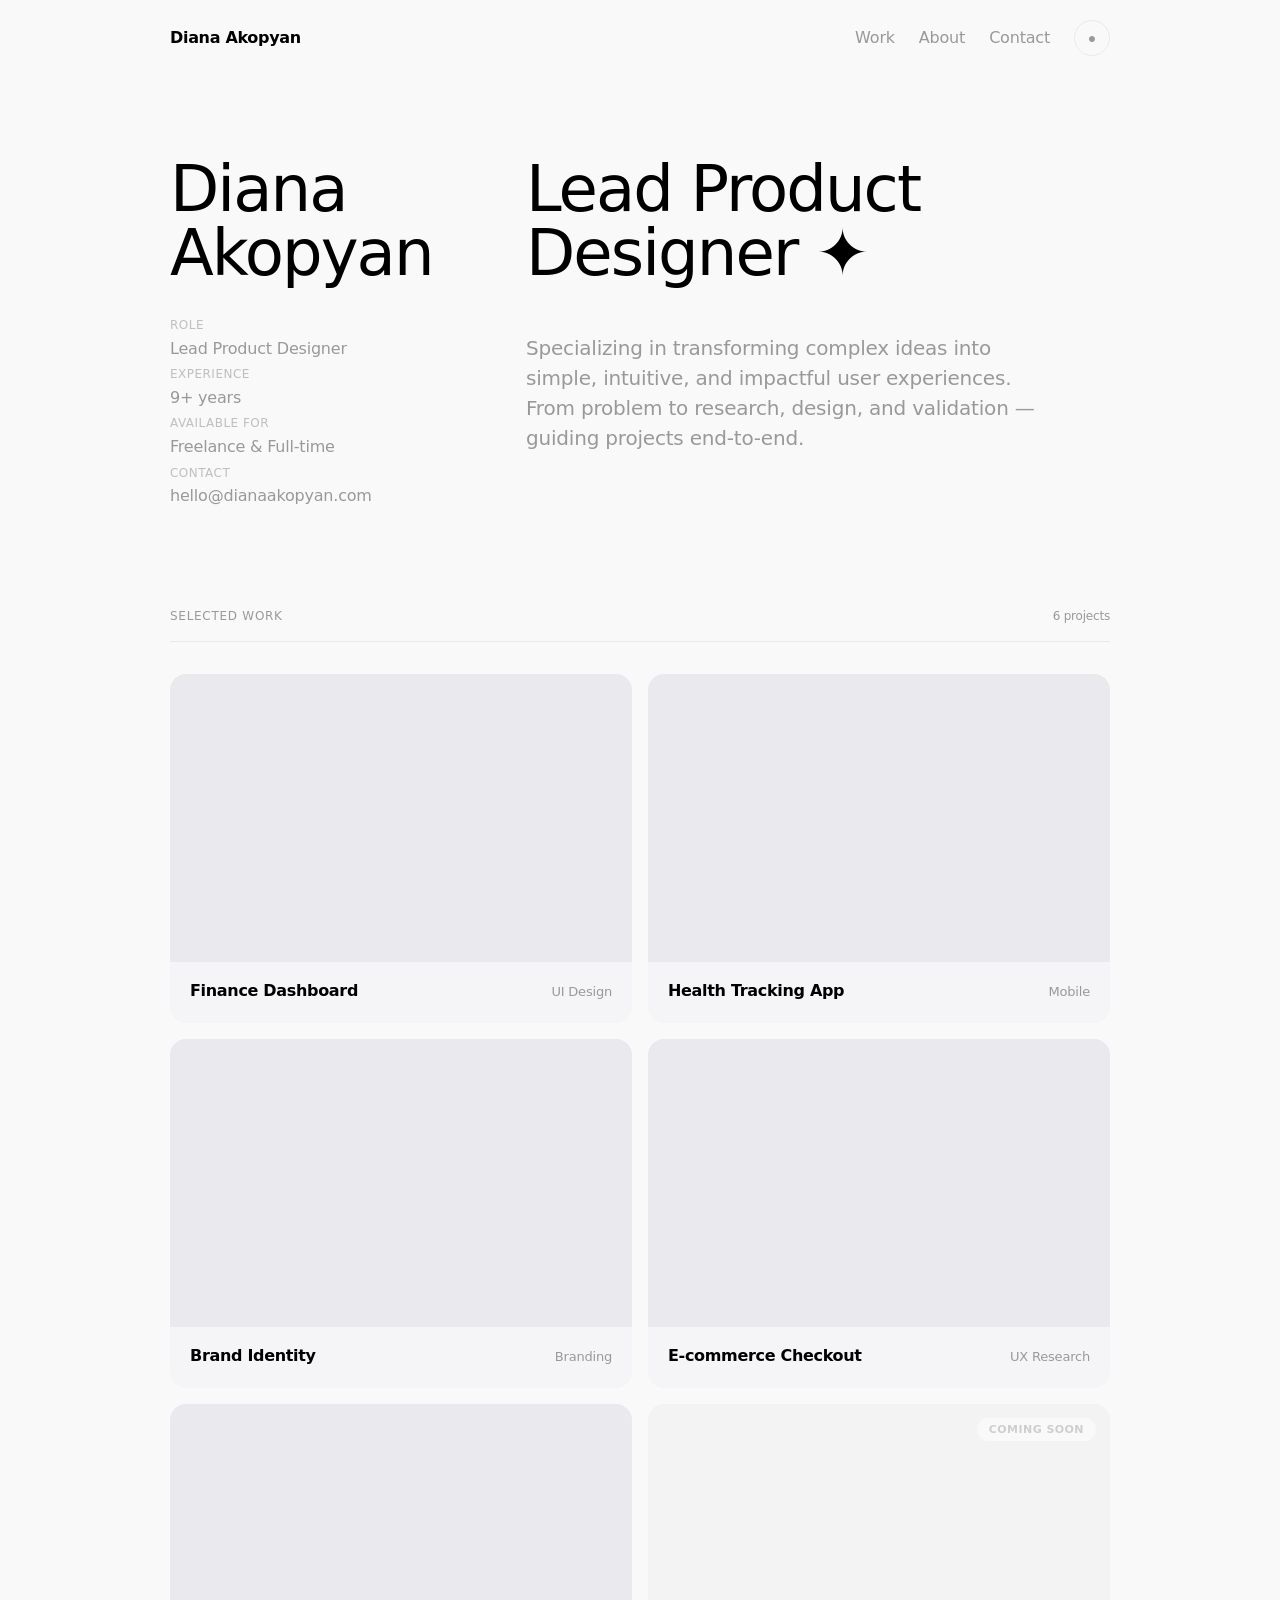
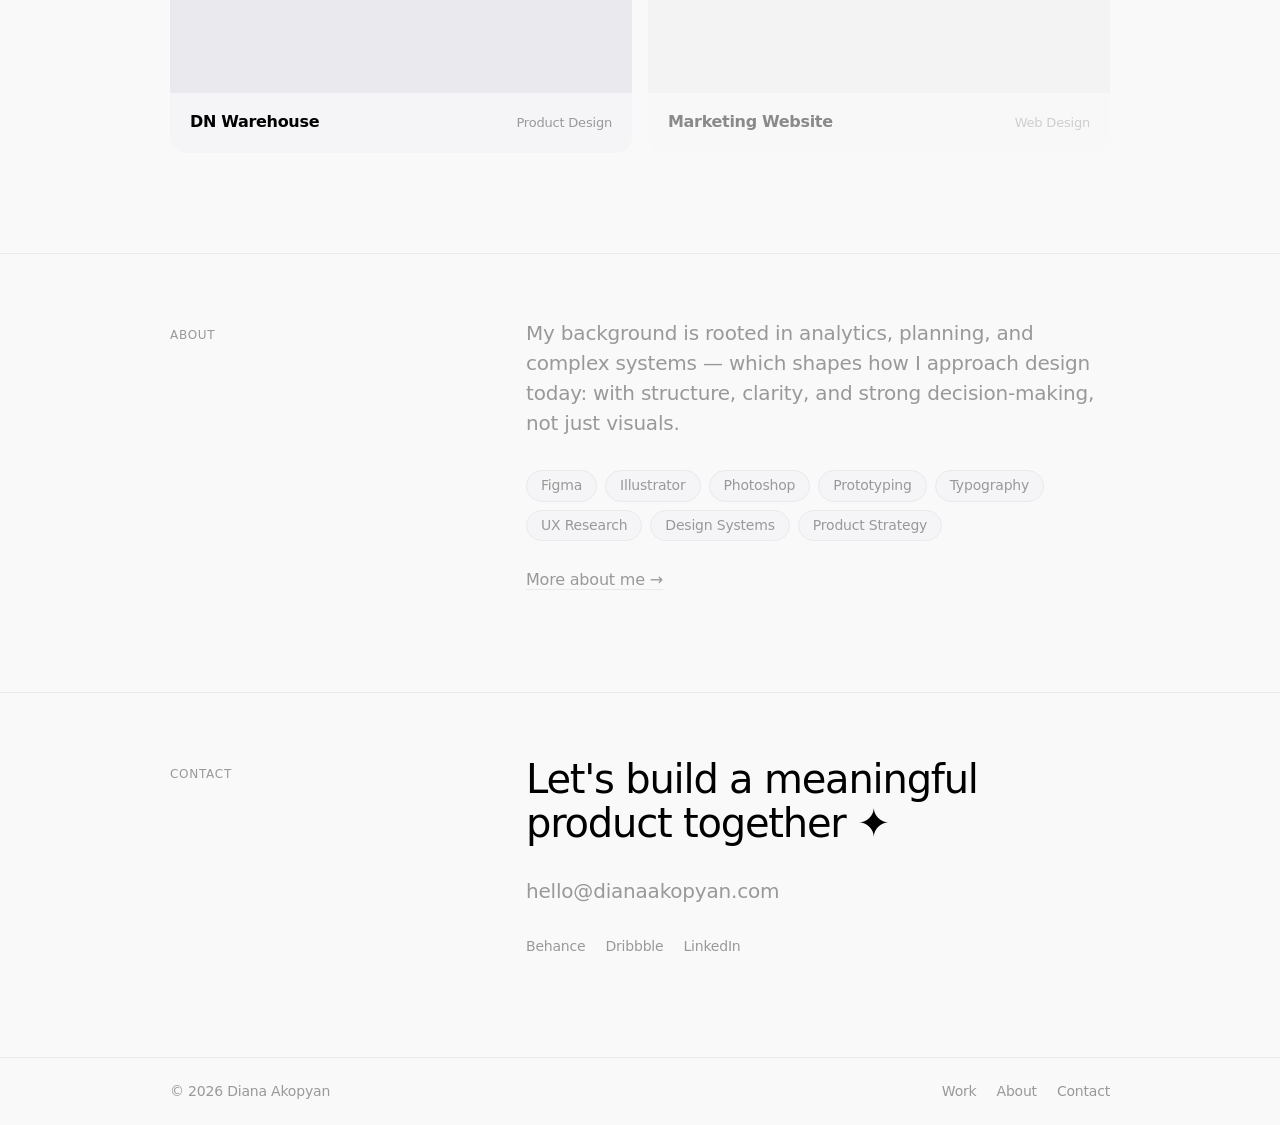
<file: index.html>
<!DOCTYPE html>
<html lang="en" data-theme="light">
<head>
  <meta charset="UTF-8" />
  <meta name="viewport" content="width=device-width, initial-scale=1.0" />
  <title>Diana Akopyan — Lead Product Designer</title>
  <link rel="stylesheet" href="css/styles.css" />
</head>
<body>

  <!-- HEADER -->
  <header class="header" id="header">
    <div class="wrap header__inner">
      <a href="#" class="header__logo">Diana Akopyan</a>
      <nav class="header__nav">
        <a href="#work" class="header__link">Work</a>
        <a href="about.html" class="header__link">About</a>
        <a href="#contact" class="header__link">Contact</a>
        <button class="theme-toggle" id="themeToggle" aria-label="Toggle theme">●</button>
      </nav>
      <button class="header__menu-btn" id="menuBtn" aria-label="Menu">
        <span></span><span></span>
      </button>
    </div>
  </header>

  <!-- MOBILE MENU -->
  <div class="mobile-menu" id="mobileMenu">
    <button class="mobile-menu__close" id="menuClose" aria-label="Close">✕</button>
    <nav class="mobile-menu__nav">
      <a href="#work" class="mobile-menu__link">Work</a>
      <a href="about.html" class="mobile-menu__link">About</a>
      <a href="#contact" class="mobile-menu__link">Contact</a>
    </nav>
  </div>

  <main>

    <!-- HERO -->
    <section class="hero" id="hero">
      <div class="wrap">
        <div class="intro-grid">
          <div class="intro-grid__left">
            <h1 class="intro-grid__name">Diana<br />Akopyan</h1>
            <div class="intro-grid__meta">
              <div class="intro-grid__meta-item">
                <span class="intro-grid__meta-label">Role</span>
                Lead Product Designer
              </div>
              <div class="intro-grid__meta-item">
                <span class="intro-grid__meta-label">Experience</span>
                9+ years
              </div>
              <div class="intro-grid__meta-item">
                <span class="intro-grid__meta-label">Available for</span>
                Freelance & Full-time
              </div>
              <div class="intro-grid__meta-item">
                <span class="intro-grid__meta-label">Contact</span>
                <a href="mailto:hello@dianaakopyan.com">hello@dianaakopyan.com</a>
              </div>
            </div>
          </div>
          <div class="intro-grid__right">
            <p class="intro-grid__role">Lead Product<br />Designer ✦</p>
            <p class="intro-grid__bio">
              Specializing in transforming complex ideas into simple, intuitive, and impactful user experiences. From problem to research, design, and validation — guiding projects end-to-end.
            </p>
          </div>
        </div>
      </div>
    </section>

    <!-- WORK -->
    <section class="work" id="work">
      <div class="wrap">
        <div class="work__header">
          <span class="work__title">Selected Work</span>
          <span class="work__count">6 projects</span>
        </div>
        <div class="work__grid">

          <a href="cases/finance-dashboard.html" class="work__card">
            <div class="work__card-image"></div>
            <div class="work__card-body">
              <span class="work__card-name">Finance Dashboard</span>
              <span class="work__card-tag">UI Design</span>
            </div>
          </a>

          <a href="cases/health-app.html" class="work__card">
            <div class="work__card-image"></div>
            <div class="work__card-body">
              <span class="work__card-name">Health Tracking App</span>
              <span class="work__card-tag">Mobile</span>
            </div>
          </a>

          <a href="cases/brand-identity.html" class="work__card">
            <div class="work__card-image"></div>
            <div class="work__card-body">
              <span class="work__card-name">Brand Identity</span>
              <span class="work__card-tag">Branding</span>
            </div>
          </a>

          <a href="cases/ecommerce.html" class="work__card">
            <div class="work__card-image"></div>
            <div class="work__card-body">
              <span class="work__card-name">E-commerce Checkout</span>
              <span class="work__card-tag">UX Research</span>
            </div>
          </a>

          <a href="cases/dn-warehouse.html" class="work__card">
            <div class="work__card-image"></div>
            <div class="work__card-body">
              <span class="work__card-name">DN Warehouse</span>
              <span class="work__card-tag">Product Design</span>
            </div>
          </a>

          <div class="work__card work__card--soon">
            <div class="work__card-image">
              <span class="work__card-soon-badge">Coming soon</span>
            </div>
            <div class="work__card-body">
              <span class="work__card-name">Marketing Website</span>
              <span class="work__card-tag">Web Design</span>
            </div>
          </div>

        </div>
      </div>
    </section>

    <!-- ABOUT (teaser) -->
    <section class="about" id="about">
      <div class="wrap">
        <div class="about__grid">
          <div>
            <span class="about__label">About</span>
          </div>
          <div class="about__content">
            <p class="about__text">
              My background is rooted in analytics, planning, and complex systems — which shapes how I approach design today: with structure, clarity, and strong decision-making, not just visuals.
            </p>
            <div class="about__skills">
              <span class="skill-tag">Figma</span>
              <span class="skill-tag">Illustrator</span>
              <span class="skill-tag">Photoshop</span>
              <span class="skill-tag">Prototyping</span>
              <span class="skill-tag">Typography</span>
              <span class="skill-tag">UX Research</span>
              <span class="skill-tag">Design Systems</span>
              <span class="skill-tag">Product Strategy</span>
            </div>
            <a href="about.html" class="about__more">More about me →</a>
          </div>
        </div>
      </div>
    </section>

    <!-- CONTACT -->
    <section class="contact" id="contact">
      <div class="wrap">
        <div class="contact__grid">
          <div>
            <span class="contact__label">Contact</span>
          </div>
          <div class="contact__content">
            <p class="contact__headline">Let's build a meaningful<br />product together ✦</p>
            <a href="mailto:hello@dianaakopyan.com" class="contact__email">hello@dianaakopyan.com</a>
            <div class="contact__socials">
              <a href="#" class="contact__social-link">Behance</a>
              <a href="#" class="contact__social-link">Dribbble</a>
              <a href="#" class="contact__social-link">LinkedIn</a>
            </div>
          </div>
        </div>
      </div>
    </section>

  </main>

  <!-- FOOTER -->
  <footer class="footer">
    <div class="wrap footer__inner">
      <span class="footer__copy">© 2026 Diana Akopyan</span>
      <nav class="footer__nav">
        <a href="#work" class="footer__link">Work</a>
        <a href="about.html" class="footer__link">About</a>
        <a href="#contact" class="footer__link">Contact</a>
      </nav>
    </div>
  </footer>

  <script src="js/script.js"></script>
</body>
</html>
</file>
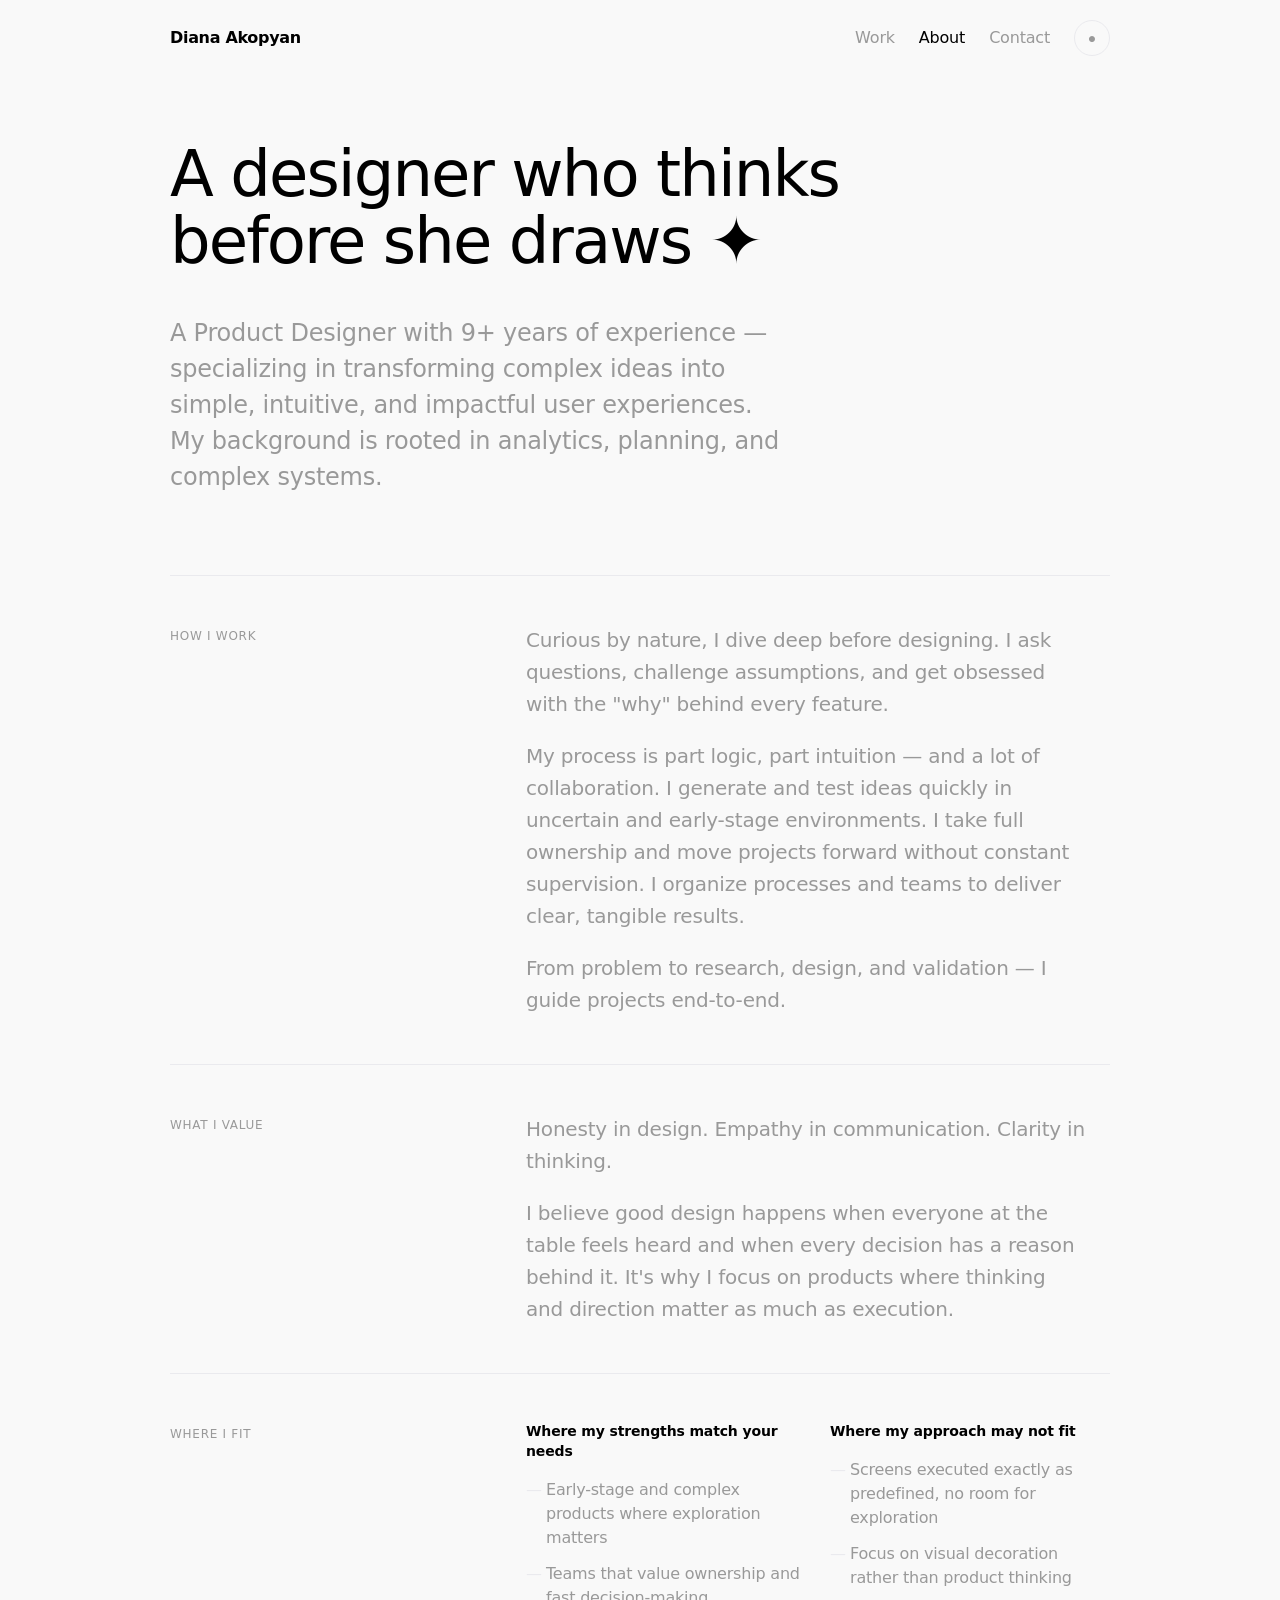
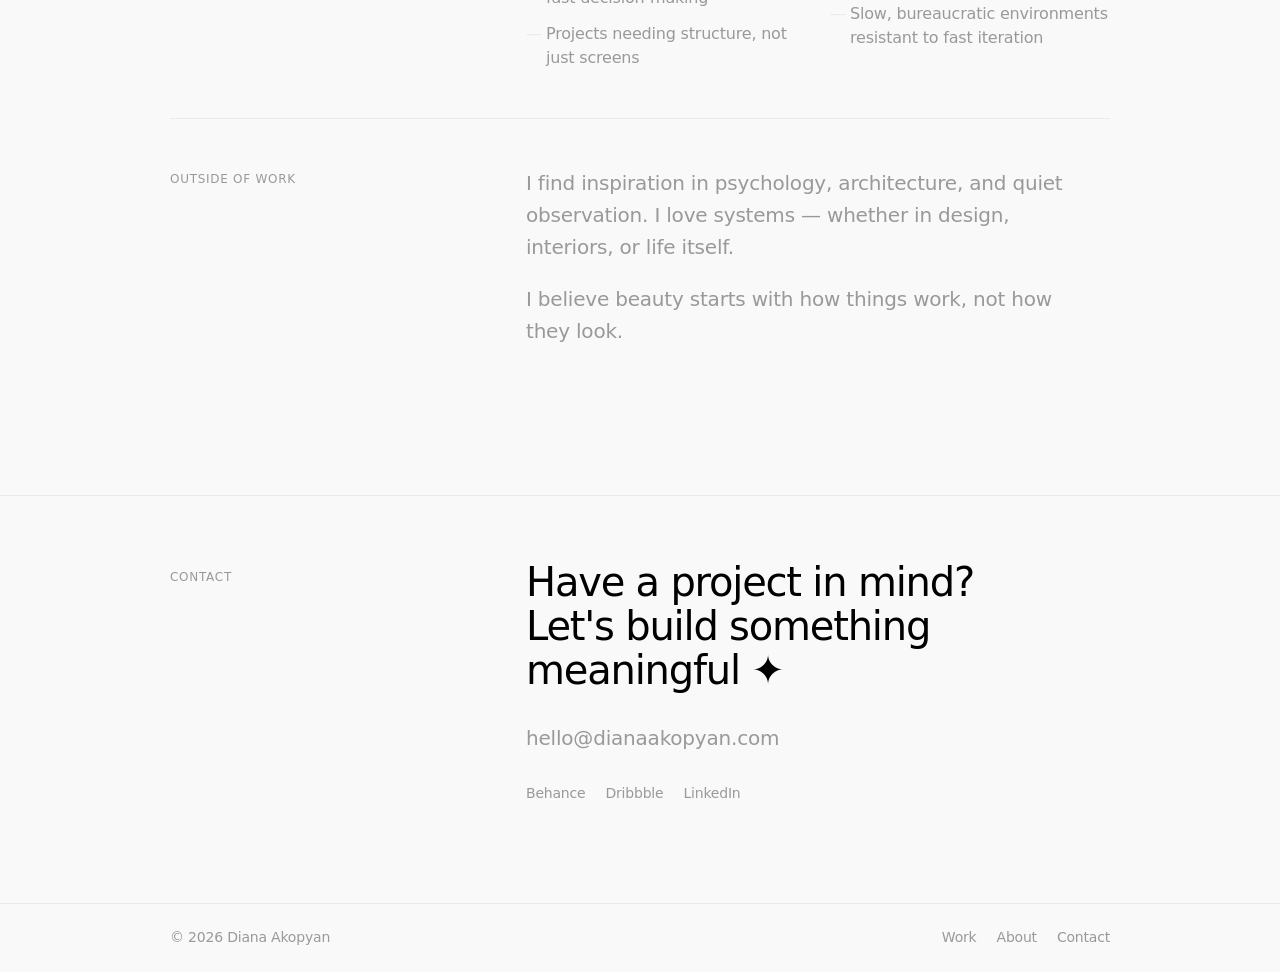
<file: about.html>
<!DOCTYPE html>
<html lang="en" data-theme="light">
<head>
  <meta charset="UTF-8" />
  <meta name="viewport" content="width=device-width, initial-scale=1.0" />
  <title>About — Diana Akopyan</title>
  <link rel="stylesheet" href="css/styles.css" />
</head>
<body>

  <header class="header" id="header">
    <div class="wrap header__inner">
      <a href="index.html" class="header__logo">Diana Akopyan</a>
      <nav class="header__nav">
        <a href="index.html#work" class="header__link">Work</a>
        <a href="about.html" class="header__link" style="color: var(--text);">About</a>
        <a href="index.html#contact" class="header__link">Contact</a>
        <button class="theme-toggle" id="themeToggle" aria-label="Toggle theme">●</button>
      </nav>
      <button class="header__menu-btn" id="menuBtn" aria-label="Menu">
        <span></span><span></span>
      </button>
    </div>
  </header>

  <div class="mobile-menu" id="mobileMenu">
    <button class="mobile-menu__close" id="menuClose" aria-label="Close">✕</button>
    <nav class="mobile-menu__nav">
      <a href="index.html#work" class="mobile-menu__link">Work</a>
      <a href="about.html" class="mobile-menu__link">About</a>
      <a href="index.html#contact" class="mobile-menu__link">Contact</a>
    </nav>
  </div>

  <main>
    <div class="wrap">

      <!-- INTRO -->
      <div class="about-page">

        <div class="about-page__intro">
          <h1 class="about-page__headline">A designer who thinks<br />before she draws ✦</h1>
          <p class="about-page__lead">
            A Product Designer with 9+ years of experience — specializing in transforming complex ideas into simple, intuitive, and impactful user experiences. My background is rooted in analytics, planning, and complex systems.
          </p>
        </div>

        <!-- HOW I WORK -->
        <div class="about-section">
          <span class="about-section__label">How I work</span>
          <div class="about-section__content">
            <p class="about-section__text">
              Curious by nature, I dive deep before designing. I ask questions, challenge assumptions, and get obsessed with the "why" behind every feature.
            </p>
            <p class="about-section__text">
              My process is part logic, part intuition — and a lot of collaboration. I generate and test ideas quickly in uncertain and early-stage environments. I take full ownership and move projects forward without constant supervision. I organize processes and teams to deliver clear, tangible results.
            </p>
            <p class="about-section__text">
              From problem to research, design, and validation — I guide projects end-to-end.
            </p>
          </div>
        </div>

        <!-- WHAT I VALUE -->
        <div class="about-section">
          <span class="about-section__label">What I value</span>
          <div class="about-section__content">
            <p class="about-section__text">
              Honesty in design. Empathy in communication. Clarity in thinking.
            </p>
            <p class="about-section__text">
              I believe good design happens when everyone at the table feels heard and when every decision has a reason behind it. It's why I focus on products where thinking and direction matter as much as execution.
            </p>
          </div>
        </div>

        <!-- WHERE I FIT -->
        <div class="about-section">
          <span class="about-section__label">Where I fit</span>
          <div class="about-section__content">
            <div class="about-fit">
              <div class="about-fit__col">
                <p class="about-fit__title">Where my strengths match your needs</p>
                <ul class="about-fit__list">
                  <li class="about-fit__item">Early-stage and complex products where exploration matters</li>
                  <li class="about-fit__item">Teams that value ownership and fast decision-making</li>
                  <li class="about-fit__item">Projects needing structure, not just screens</li>
                </ul>
              </div>
              <div class="about-fit__col">
                <p class="about-fit__title">Where my approach may not fit</p>
                <ul class="about-fit__list">
                  <li class="about-fit__item">Screens executed exactly as predefined, no room for exploration</li>
                  <li class="about-fit__item">Focus on visual decoration rather than product thinking</li>
                  <li class="about-fit__item">Slow, bureaucratic environments resistant to fast iteration</li>
                </ul>
              </div>
            </div>
          </div>
        </div>

        <!-- OUTSIDE OF WORK -->
        <div class="about-section">
          <span class="about-section__label">Outside of work</span>
          <div class="about-section__content">
            <p class="about-section__text">
              I find inspiration in psychology, architecture, and quiet observation. I love systems — whether in design, interiors, or life itself.
            </p>
            <p class="about-section__text">
              I believe beauty starts with how things work, not how they look.
            </p>
          </div>
        </div>

      </div>

    </div>
  </main>

  <!-- CONTACT CTA -->
  <section class="contact" id="contact">
    <div class="wrap">
      <div class="contact__grid">
        <div>
          <span class="contact__label">Contact</span>
        </div>
        <div class="contact__content">
          <p class="contact__headline">Have a project in mind?<br />Let's build something<br />meaningful ✦</p>
          <a href="mailto:hello@dianaakopyan.com" class="contact__email">hello@dianaakopyan.com</a>
          <div class="contact__socials">
            <a href="#" class="contact__social-link">Behance</a>
            <a href="#" class="contact__social-link">Dribbble</a>
            <a href="#" class="contact__social-link">LinkedIn</a>
          </div>
        </div>
      </div>
    </div>
  </section>

  <footer class="footer">
    <div class="wrap footer__inner">
      <span class="footer__copy">© 2026 Diana Akopyan</span>
      <nav class="footer__nav">
        <a href="index.html#work" class="footer__link">Work</a>
        <a href="about.html" class="footer__link">About</a>
        <a href="index.html#contact" class="footer__link">Contact</a>
      </nav>
    </div>
  </footer>

  <script src="js/script.js"></script>
</body>
</html>
</file>
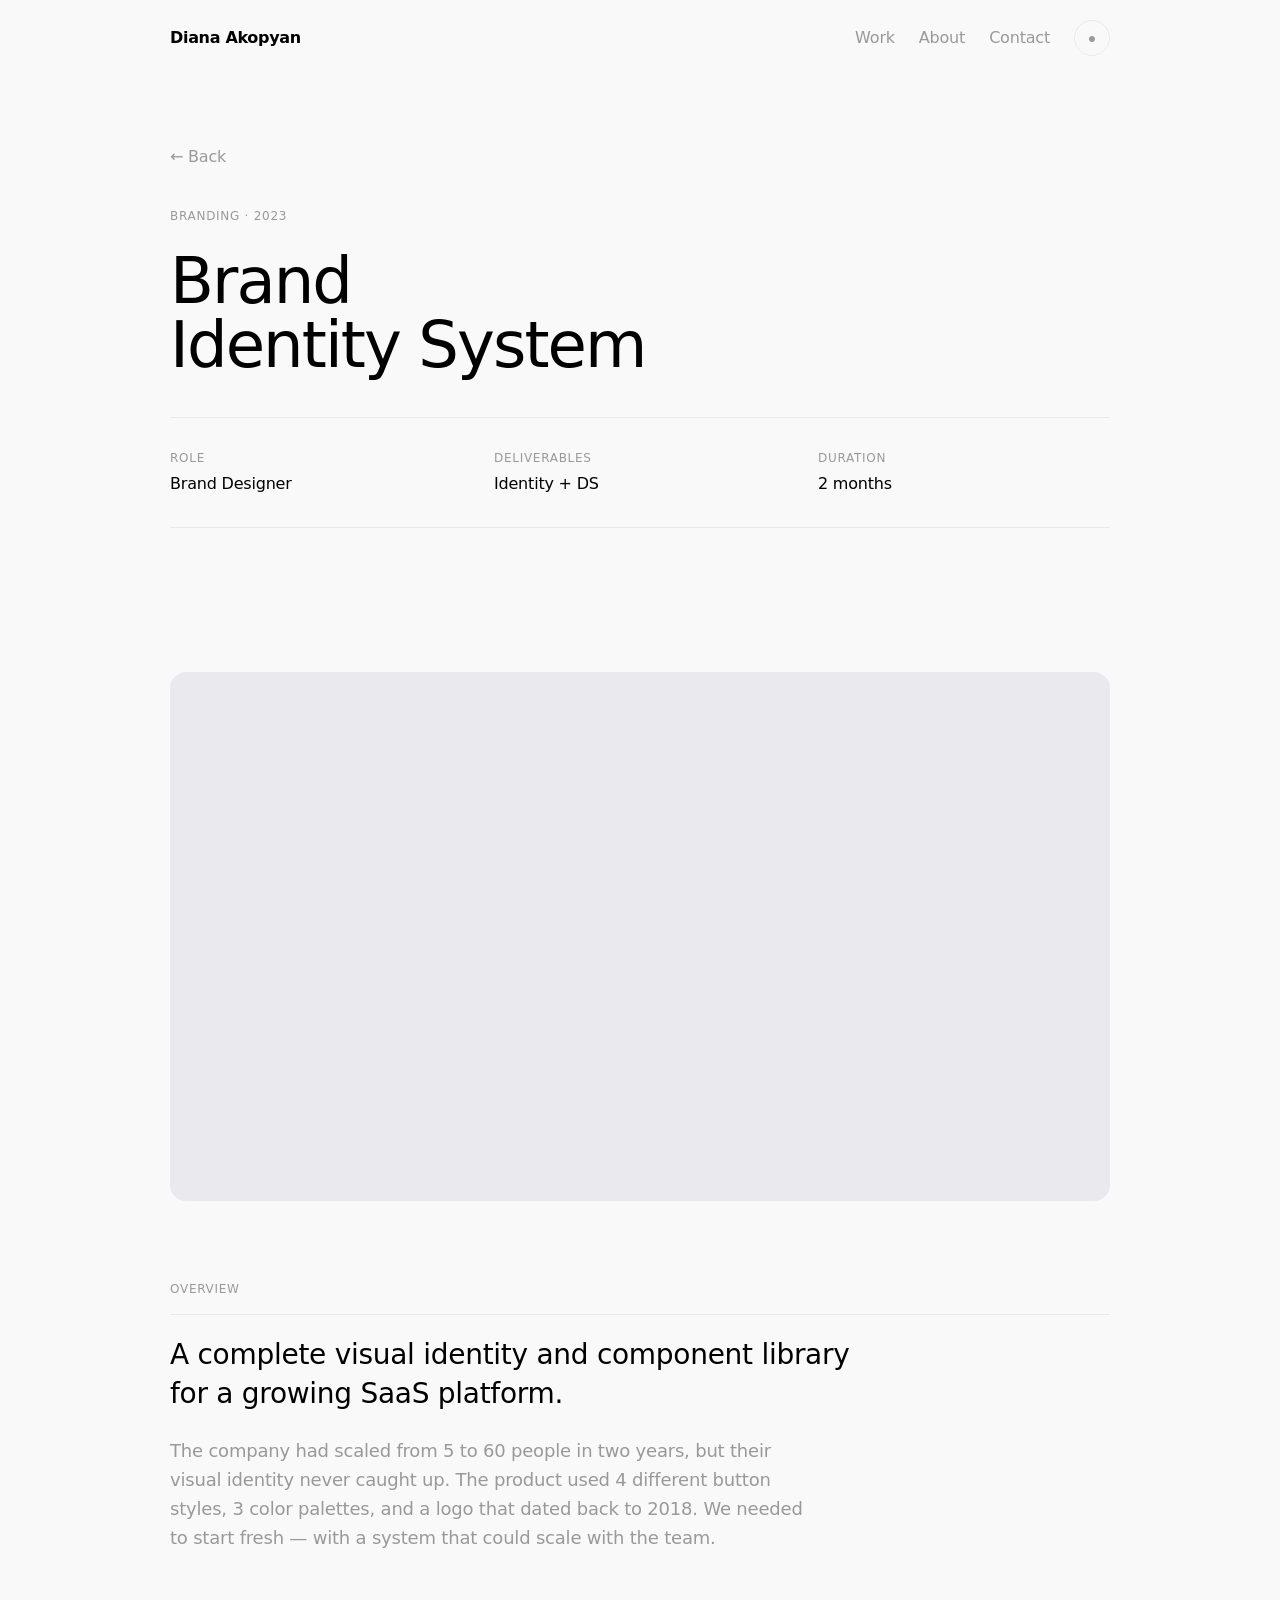
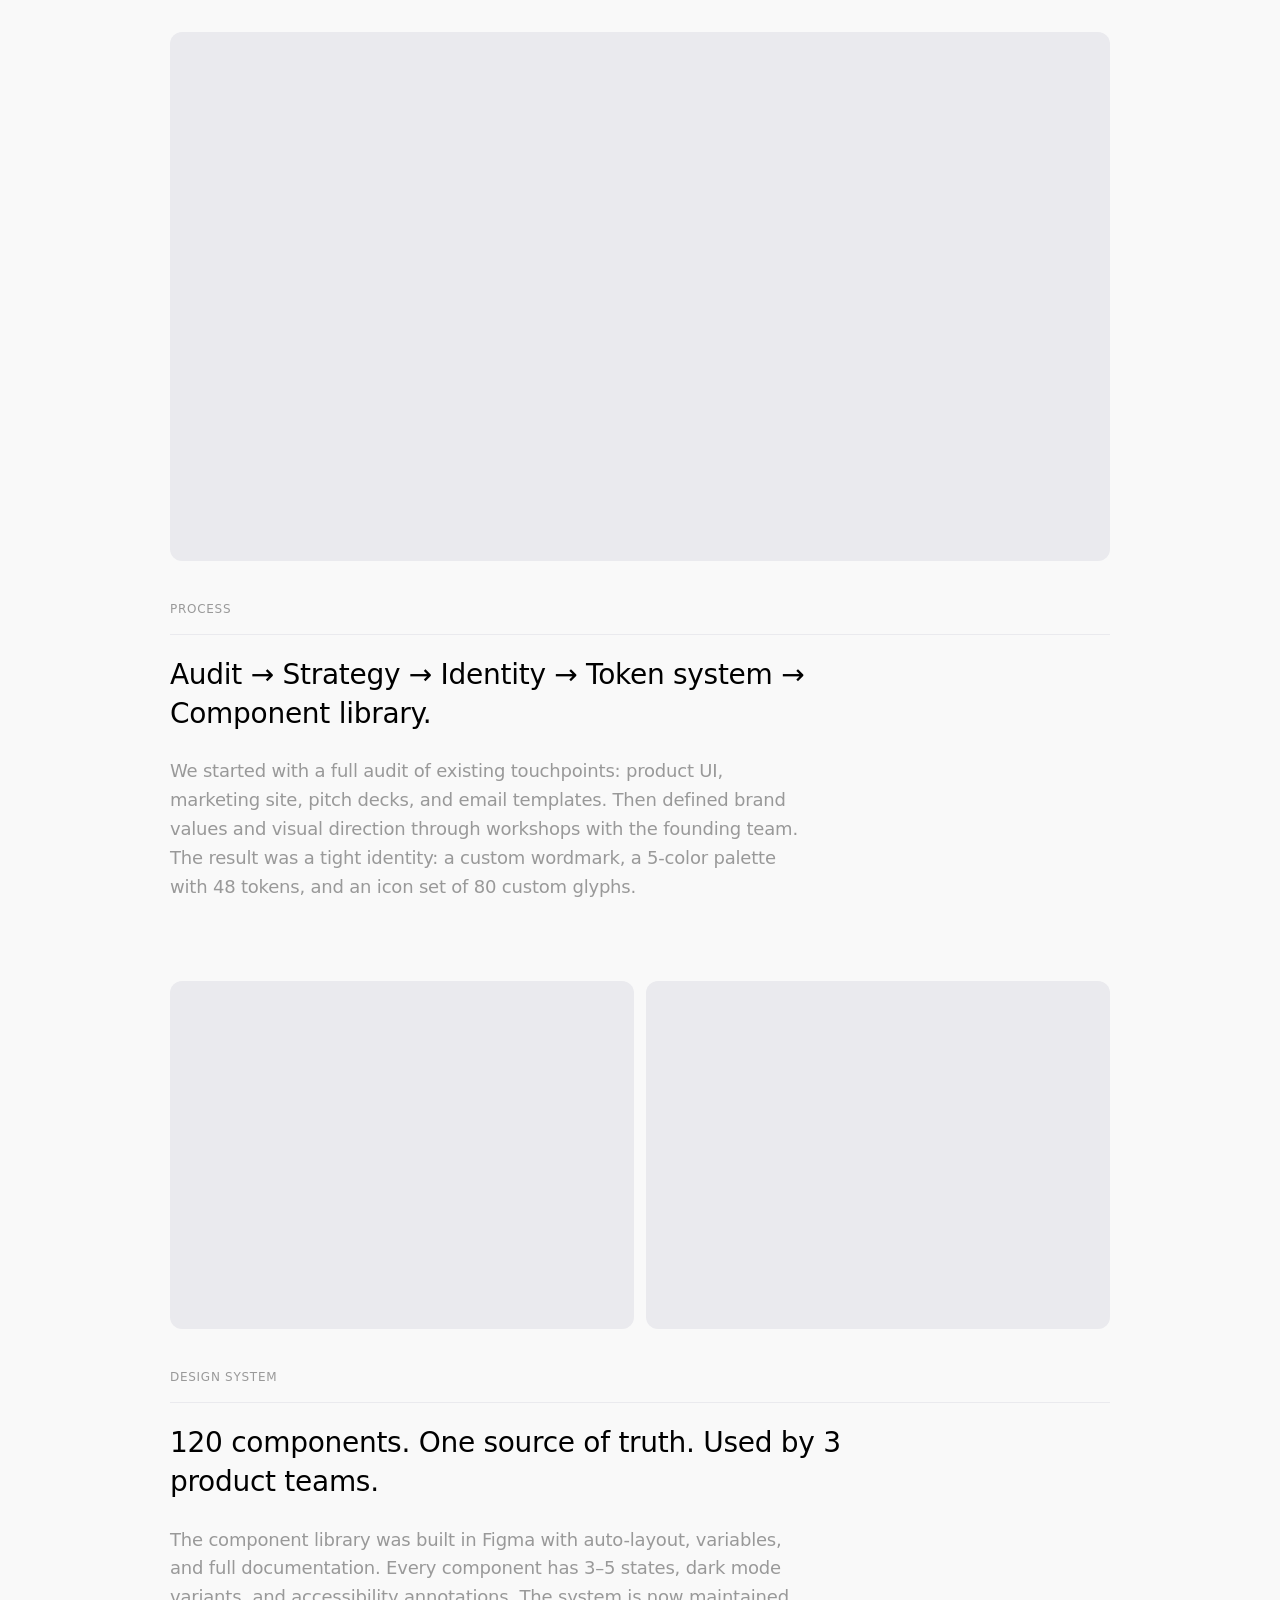
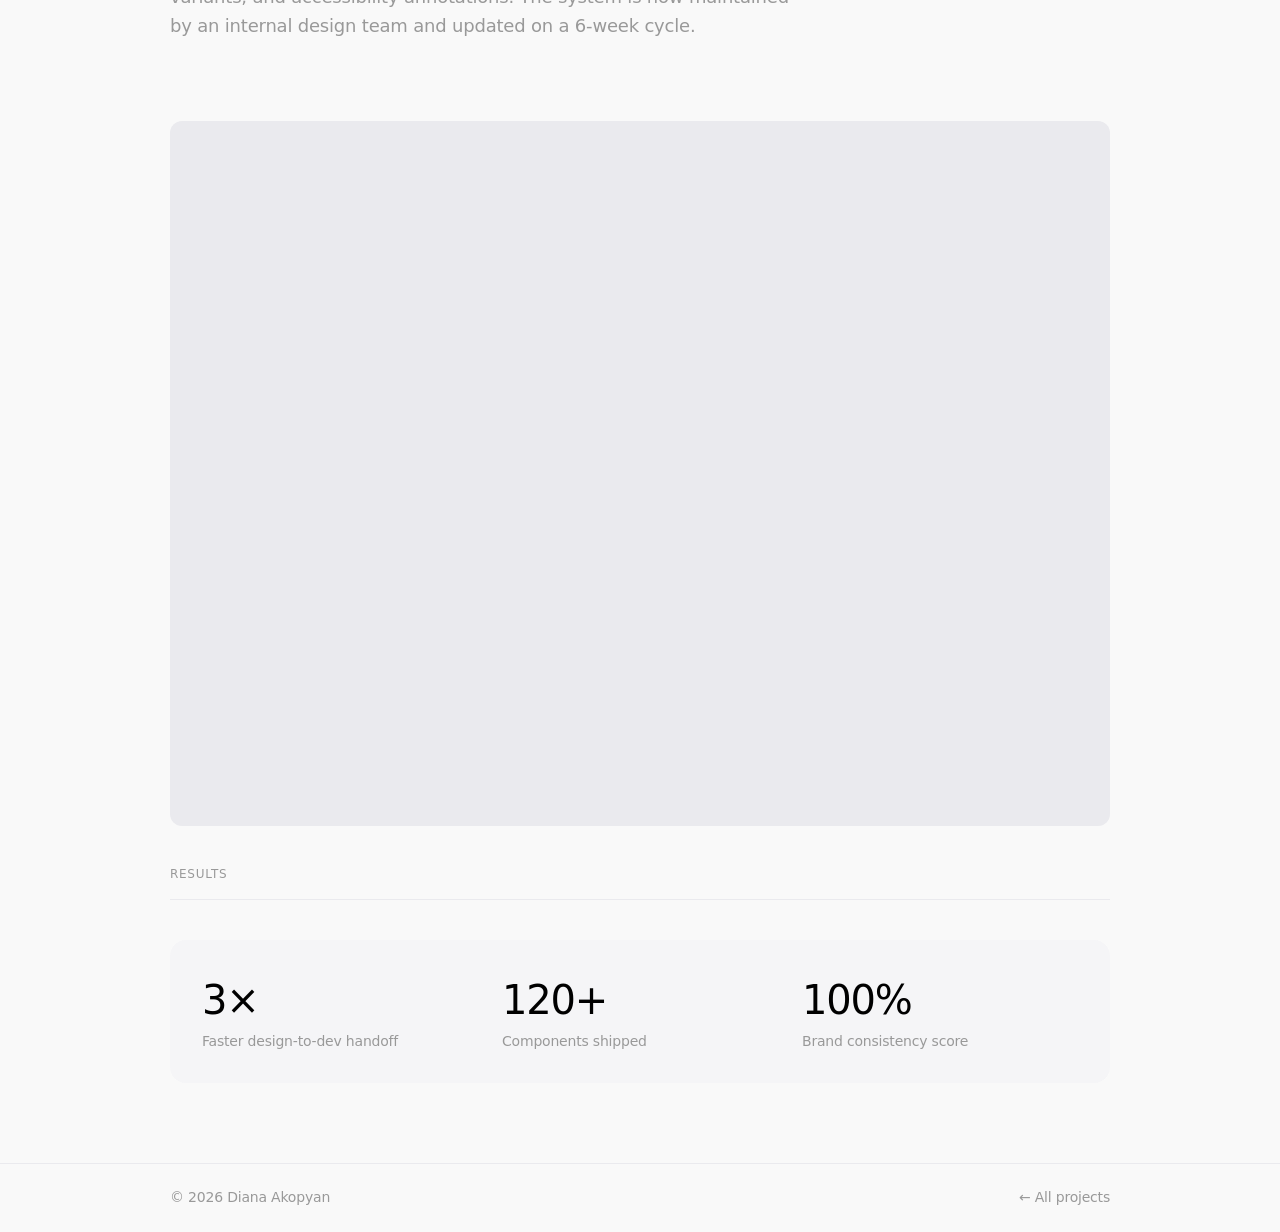
<file: cases/brand-identity.html>
<!DOCTYPE html>
<html lang="en" data-theme="light">
<head>
  <meta charset="UTF-8" />
  <meta name="viewport" content="width=device-width, initial-scale=1.0" />
  <title>Brand Identity — Diana Akopyan</title>
  <link rel="stylesheet" href="../css/styles.css" />
</head>
<body>

  <header class="header" id="header">
    <div class="wrap header__inner">
      <a href="../index.html" class="header__logo">Diana Akopyan</a>
      <nav class="header__nav">
        <a href="../index.html#work" class="header__link">Work</a>
        <a href="../index.html#about" class="header__link">About</a>
        <a href="../index.html#contact" class="header__link">Contact</a>
        <button class="theme-toggle" id="themeToggle" aria-label="Toggle theme">●</button>
      </nav>
    </div>
  </header>

  <main>
    <div class="wrap">

      <section class="case-hero">
        <a href="../index.html" class="case-back">← Back</a>
        <p class="case-hero__label">Branding · 2023</p>
        <h1 class="case-hero__title">Brand<br />Identity System</h1>

        <div class="case-meta">
          <div class="case-meta__item">
            <p class="case-meta__key">Role</p>
            <p class="case-meta__val">Brand Designer</p>
          </div>
          <div class="case-meta__item">
            <p class="case-meta__key">Deliverables</p>
            <p class="case-meta__val">Identity + DS</p>
          </div>
          <div class="case-meta__item">
            <p class="case-meta__key">Duration</p>
            <p class="case-meta__val">2 months</p>
          </div>
        </div>
      </section>

      <div class="case-cover"></div>

      <section class="case-section">
        <p class="case-section__label">Overview</p>
        <p class="case-text">A complete visual identity and component library for a growing SaaS platform.</p>
        <p class="case-body">The company had scaled from 5 to 60 people in two years, but their visual identity never caught up. The product used 4 different button styles, 3 color palettes, and a logo that dated back to 2018. We needed to start fresh — with a system that could scale with the team.</p>
      </section>

      <div class="case-image-block case-image-block--wide"></div>

      <section class="case-section">
        <p class="case-section__label">Process</p>
        <p class="case-text">Audit → Strategy → Identity → Token system → Component library.</p>
        <p class="case-body">We started with a full audit of existing touchpoints: product UI, marketing site, pitch decks, and email templates. Then defined brand values and visual direction through workshops with the founding team. The result was a tight identity: a custom wordmark, a 5-color palette with 48 tokens, and an icon set of 80 custom glyphs.</p>
      </section>

      <div class="case-image-row">
        <div class="case-image-block"></div>
        <div class="case-image-block"></div>
      </div>

      <section class="case-section">
        <p class="case-section__label">Design System</p>
        <p class="case-text">120 components. One source of truth. Used by 3 product teams.</p>
        <p class="case-body">The component library was built in Figma with auto-layout, variables, and full documentation. Every component has 3–5 states, dark mode variants, and accessibility annotations. The system is now maintained by an internal design team and updated on a 6-week cycle.</p>
      </section>

      <div class="case-image-block case-image-block--tall"></div>

      <section class="case-section">
        <p class="case-section__label">Results</p>
        <div class="case-result">
          <div class="case-result__item">
            <p class="case-result__num">3×</p>
            <p class="case-result__desc">Faster design-to-dev handoff</p>
          </div>
          <div class="case-result__item">
            <p class="case-result__num">120+</p>
            <p class="case-result__desc">Components shipped</p>
          </div>
          <div class="case-result__item">
            <p class="case-result__num">100%</p>
            <p class="case-result__desc">Brand consistency score</p>
          </div>
        </div>
      </section>

    </div>
  </main>

  <footer class="footer">
    <div class="wrap footer__inner">
      <span class="footer__copy">© 2026 Diana Akopyan</span>
      <a href="../index.html#work" class="footer__link">← All projects</a>
    </div>
  </footer>

  <script src="../js/script.js"></script>
</body>
</html>
</file>
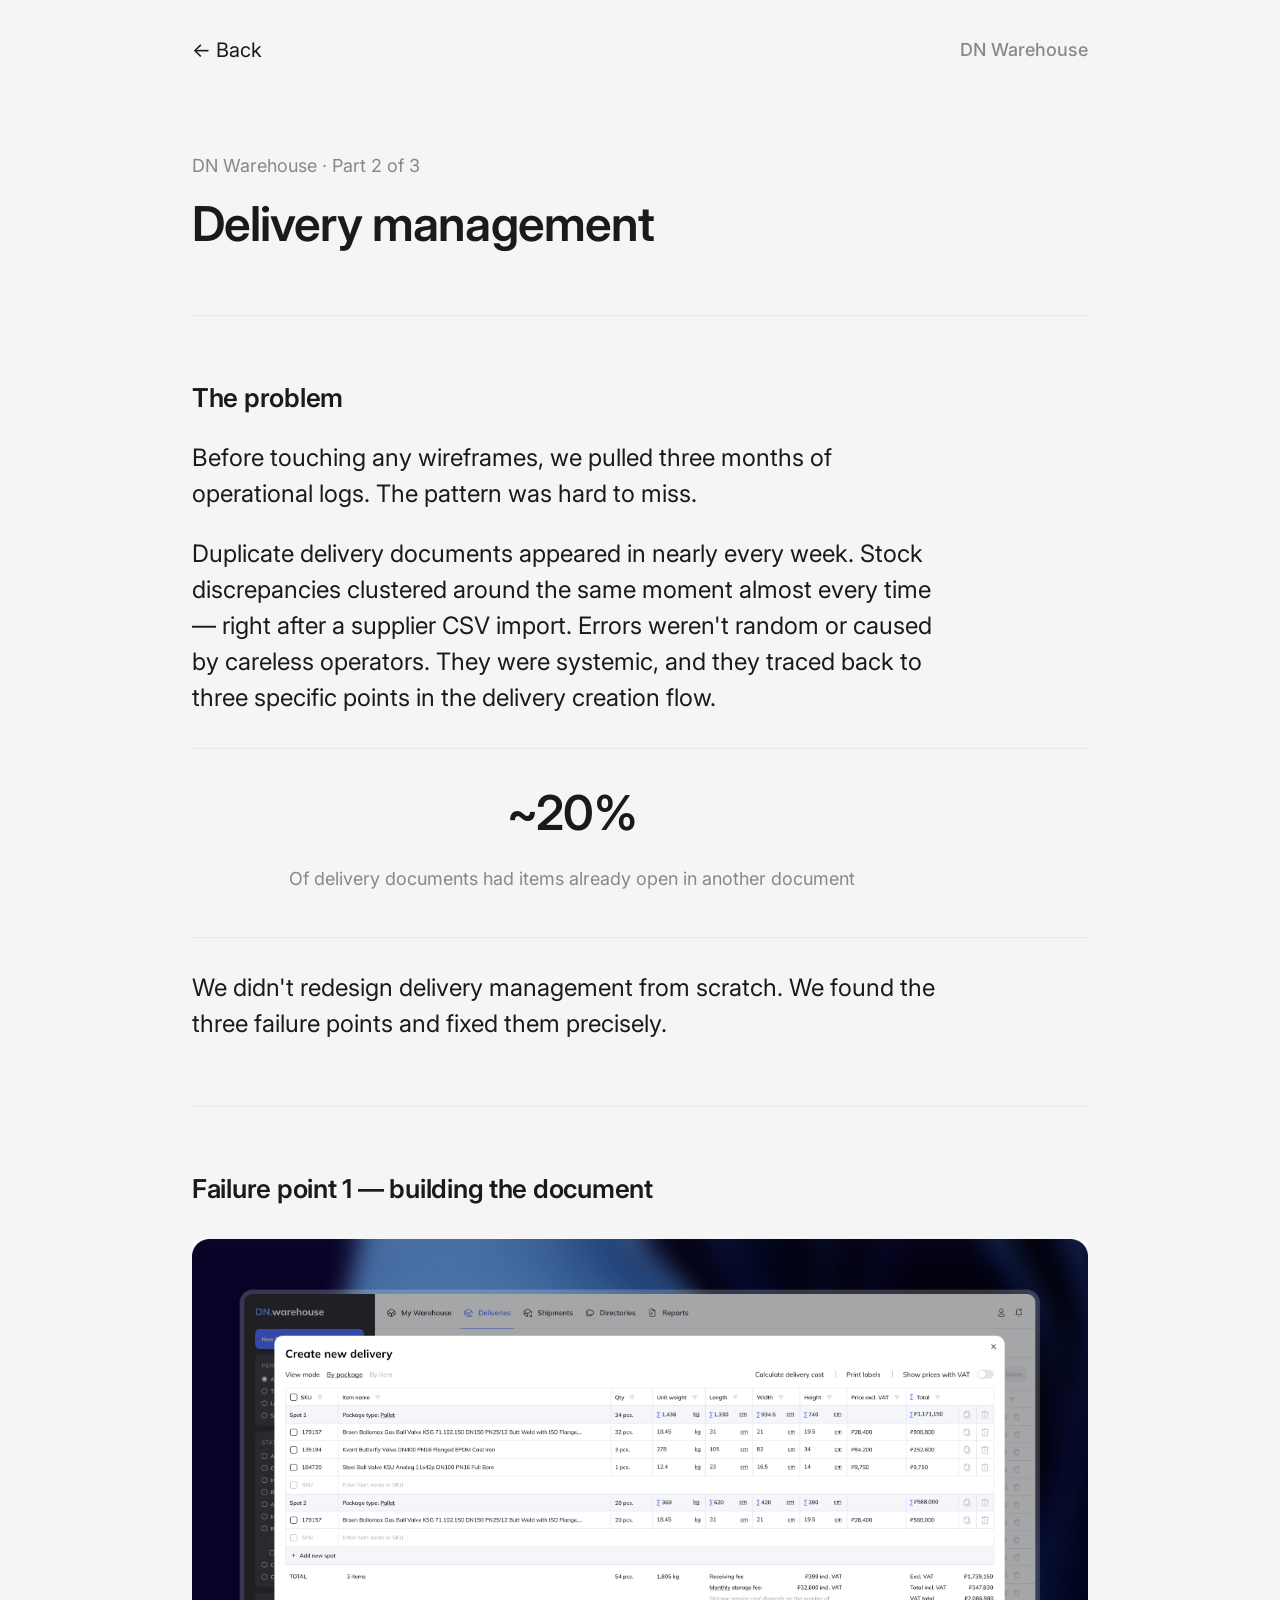
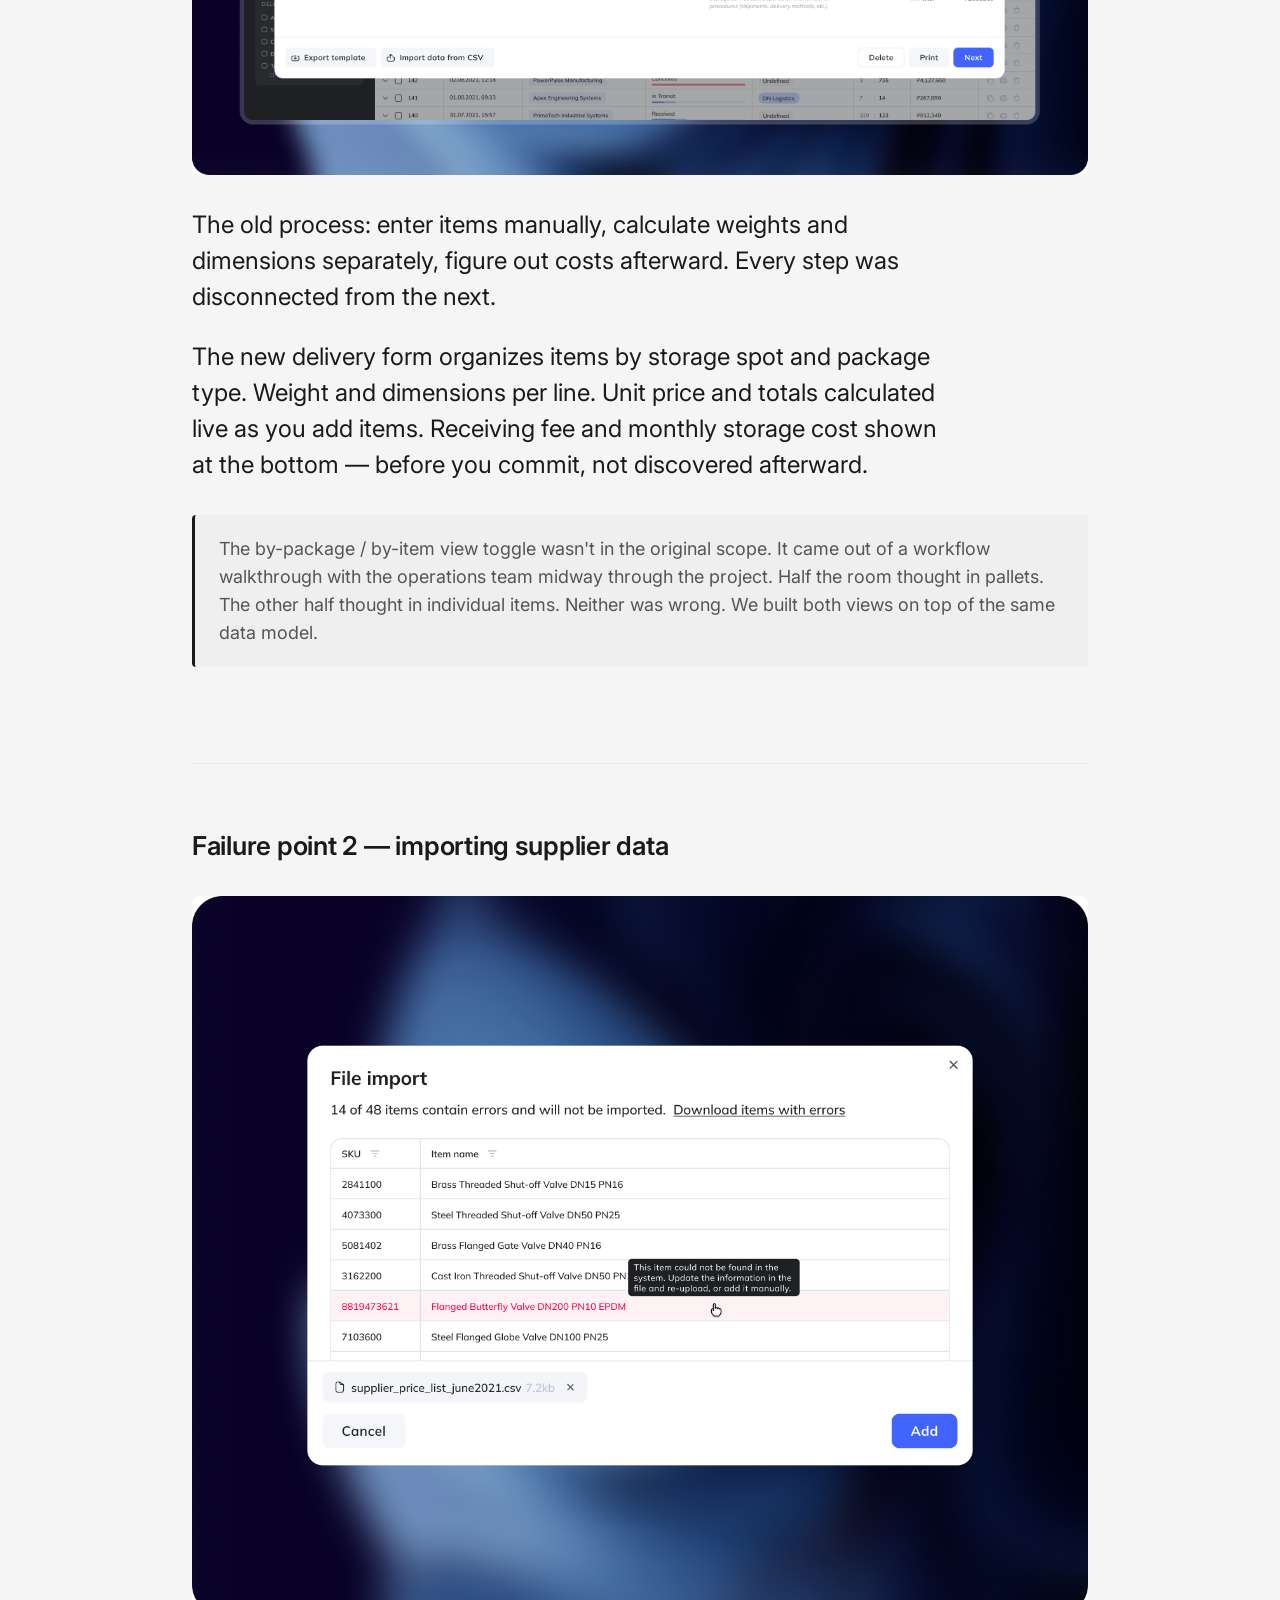
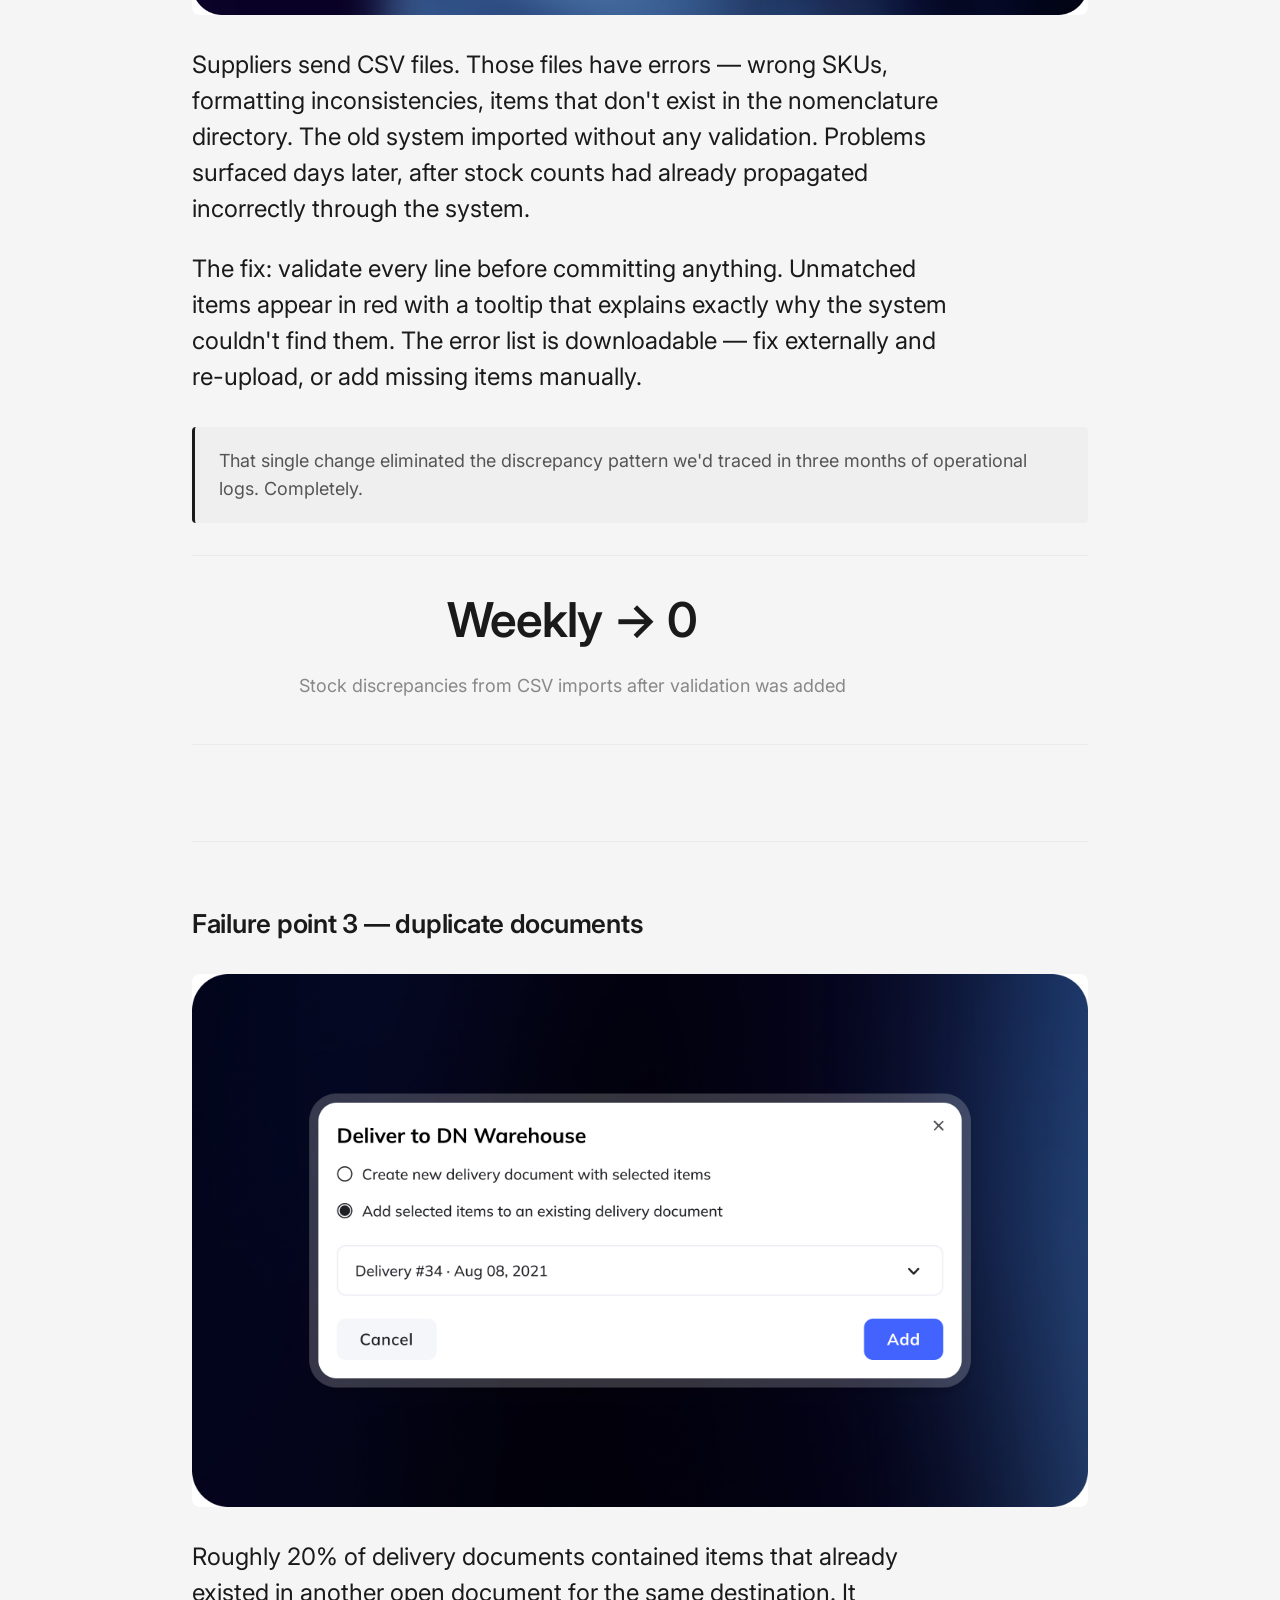
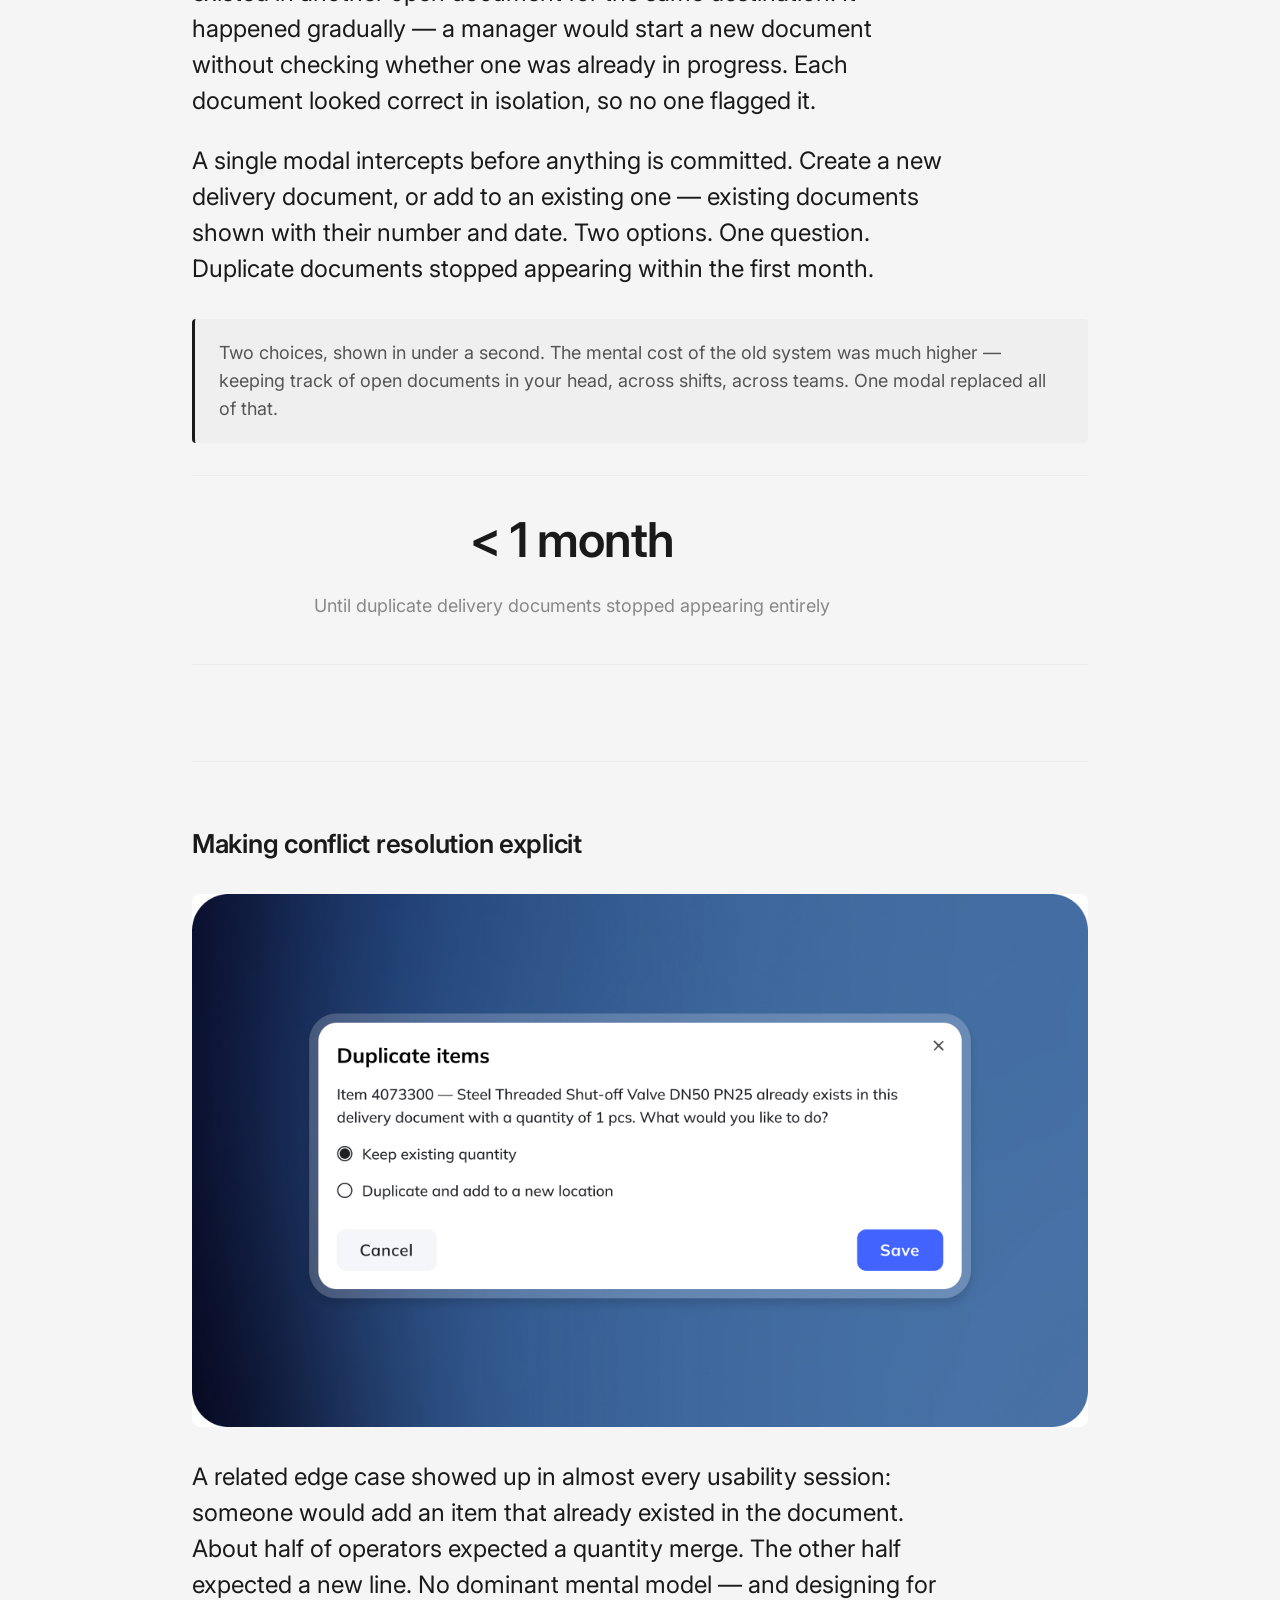
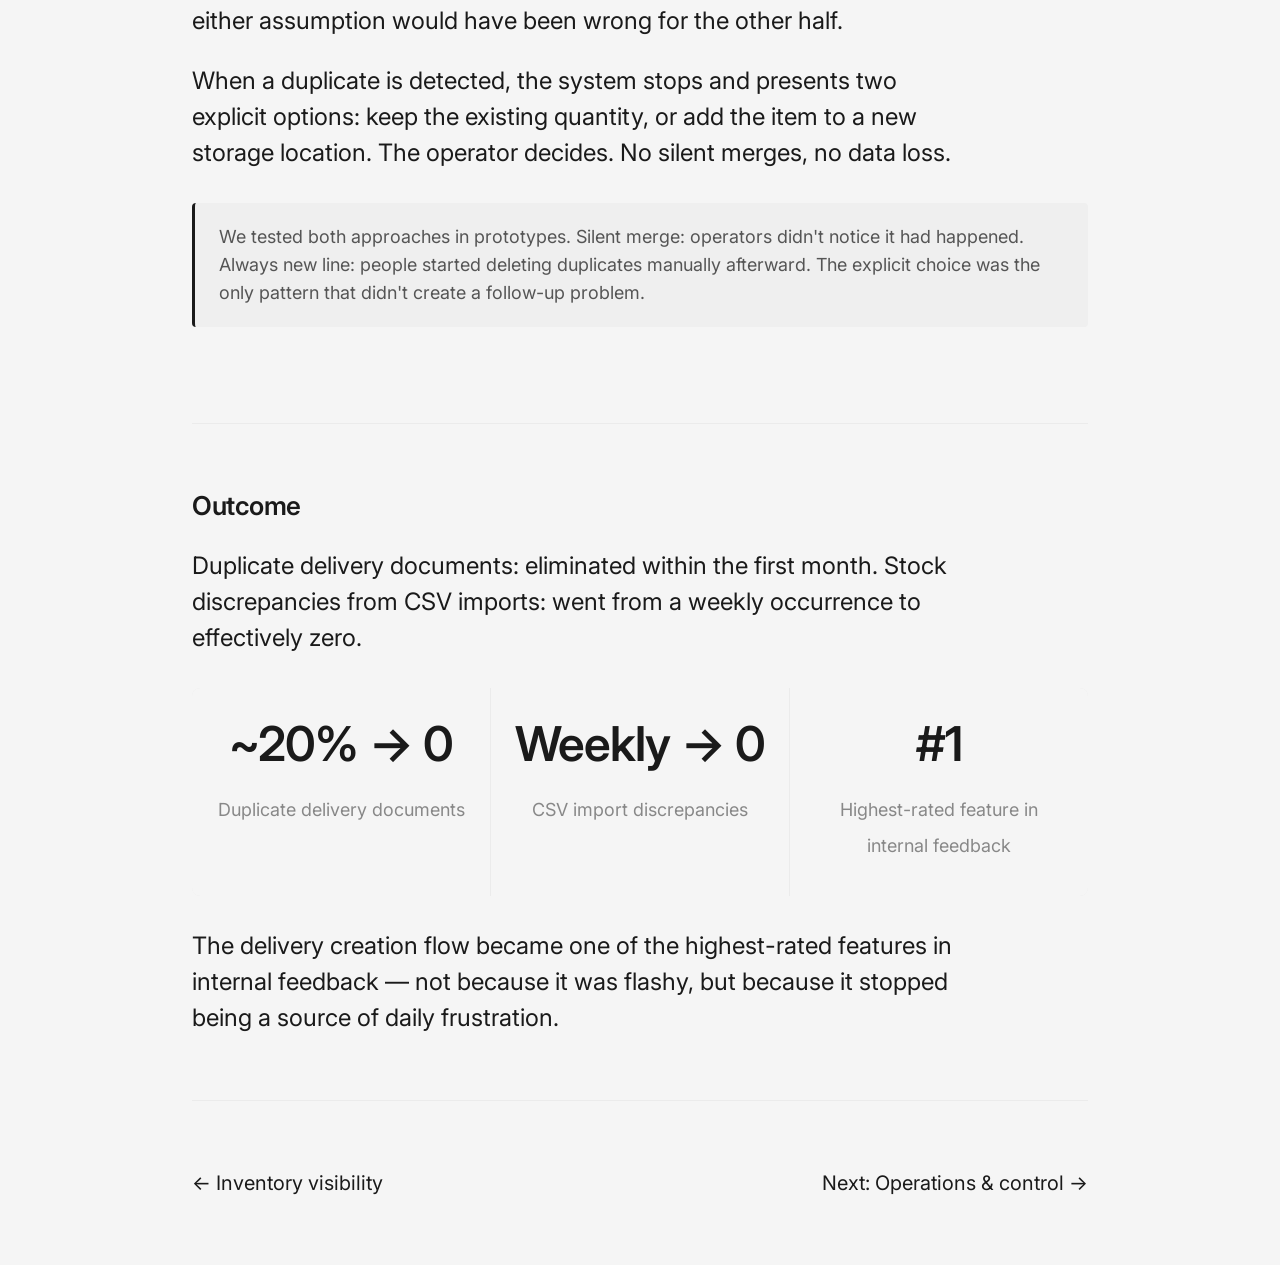
<file: cases/dn-warehouse-delivery.html>
<!DOCTYPE html>
<html lang="en">
<head>
  <meta charset="UTF-8" />
  <meta name="viewport" content="width=device-width, initial-scale=1.0" />
  <title>Delivery Management — DN Warehouse</title>
  <link rel="preconnect" href="https://fonts.googleapis.com" />
  <link rel="preconnect" href="https://fonts.gstatic.com" crossorigin />
  <link href="https://fonts.googleapis.com/css2?family=Inter:wght@400;500;600&display=swap" rel="stylesheet" />
  <style>
    *, *::before, *::after { box-sizing: border-box; margin: 0; padding: 0; }
    html { scroll-behavior: smooth; }
    body {
      font-family: 'Inter', system-ui, -apple-system, sans-serif;
      font-size: 24px;
      line-height: 36px;
      color: #1a1a1a;
      background: #F5F5F5;
      -webkit-font-smoothing: antialiased;
    }
    a { color: inherit; text-decoration: none; }

    .wrap { max-width: 960px; margin: 0 auto; padding: 0 32px; }

    .nav {
      display: flex;
      justify-content: space-between;
      align-items: center;
      padding: 32px 0;
    }
    .nav__back { font-size: 20px; color: #1a1a1a; }
    .nav__back:hover { opacity: 0.5; }
    .nav__title { font-size: 18px; font-weight: 500; color: #888888; }

    .page-header { padding: 48px 0 64px; border-bottom: 1px solid #ebebeb; }
    .page-header__label { font-size: 18px; color: #888888; margin-bottom: 14px; }
    .page-header__title {
      font-size: 48px;
      line-height: 1.1;
      font-weight: 600;
      letter-spacing: -0.02em;
      color: #1a1a1a;
    }

    .section { padding: 64px 0; border-bottom: 1px solid #ebebeb; }
    .section:last-of-type { border-bottom: none; }
    .section__title {
      font-size: 26px;
      font-weight: 600;
      letter-spacing: -0.01em;
      margin-bottom: 24px;
      color: #1a1a1a;
    }
    .section p { margin-bottom: 24px; max-width: 760px; }
    .section p:last-of-type { margin-bottom: 0; }

    img.img {
      display: block;
      width: 100%;
      border-radius: 8px;
      background: #f0f0f0;
      min-height: 360px;
      object-fit: cover;
      margin: 32px 0;
    }

    .insight {
      background: #efefef;
      border-left: 3px solid #1a1a1a;
      padding: 20px 24px;
      border-radius: 4px;
      font-size: 18px;
      line-height: 28px;
      color: #555555;
      margin: 32px 0;
    }

    .metric {
      text-align: center;
      padding: 40px 0;
      border-top: 1px solid #ebebeb;
      border-bottom: 1px solid #ebebeb;
      margin: 32px 0;
    }
    .metric__num {
      font-size: 48px;
      font-weight: 600;
      color: #1a1a1a;
      letter-spacing: -0.02em;
      line-height: 1;
    }
    .metric__label { font-size: 18px; color: #888888; margin-top: 10px; }

    .metrics-row {
      display: grid;
      grid-template-columns: repeat(3, 1fr);
      gap: 1px;
      background: #ebebeb;
      border-radius: 8px;
      overflow: hidden;
      margin: 32px 0;
    }
    .metrics-row .metric {
      background: #F5F5F5;
      margin: 0;
      border: none;
      border-radius: 0;
      padding: 32px 20px;
    }

    .bottom-nav {
      display: flex;
      justify-content: space-between;
      align-items: center;
      padding: 64px 0;
      border-top: 1px solid #ebebeb;
      font-size: 20px;
      flex-wrap: wrap;
      gap: 16px;
    }
    .bottom-nav a:hover { text-decoration: underline; }

    @media (max-width: 640px) {
      body { font-size: 18px; line-height: 28px; }
      .wrap { padding: 0 20px; }
      .page-header__title { font-size: 32px; }
      .section__title { font-size: 22px; }
      .bottom-nav { flex-direction: column; align-items: flex-start; }
      img.img { min-height: 200px; }
    }
  </style>
</head>
<body>
  <div class="wrap">
    <nav class="nav">
      <a href="dn-warehouse.html" class="nav__back">← Back</a>
      <span class="nav__title">DN Warehouse</span>
    </nav>

    <header class="page-header">
      <p class="page-header__label">DN Warehouse · Part 2 of 3</p>
      <h1 class="page-header__title">Delivery management</h1>
    </header>

    <section class="section">
      <h2 class="section__title">The problem</h2>
      <p>Before touching any wireframes, we pulled three months of operational logs. The pattern was hard to miss.</p>
      <p>Duplicate delivery documents appeared in nearly every week. Stock discrepancies clustered around the same moment almost every time — right after a supplier CSV import. Errors weren't random or caused by careless operators. They were systemic, and they traced back to three specific points in the delivery creation flow.</p>
      <div class="metric">
        <p class="metric__num">~20%</p>
        <p class="metric__label">Of delivery documents had items already open in another document</p>
      </div>
      <p>We didn't redesign delivery management from scratch. We found the three failure points and fixed them precisely.</p>
    </section>

    <section class="section">
      <h2 class="section__title">Failure point 1 — building the document</h2>
      <img src="create-new-delivery.jpg" alt="Create new delivery screen" class="img" />
      <p>The old process: enter items manually, calculate weights and dimensions separately, figure out costs afterward. Every step was disconnected from the next.</p>
      <p>The new delivery form organizes items by storage spot and package type. Weight and dimensions per line. Unit price and totals calculated live as you add items. Receiving fee and monthly storage cost shown at the bottom — before you commit, not discovered afterward.</p>
      <div class="insight">The by-package / by-item view toggle wasn't in the original scope. It came out of a workflow walkthrough with the operations team midway through the project. Half the room thought in pallets. The other half thought in individual items. Neither was wrong. We built both views on top of the same data model.</div>
    </section>

    <section class="section">
      <h2 class="section__title">Failure point 2 — importing supplier data</h2>
      <img src="file-import.jpg" alt="File import screen" class="img" />
      <p>Suppliers send CSV files. Those files have errors — wrong SKUs, formatting inconsistencies, items that don't exist in the nomenclature directory. The old system imported without any validation. Problems surfaced days later, after stock counts had already propagated incorrectly through the system.</p>
      <p>The fix: validate every line before committing anything. Unmatched items appear in red with a tooltip that explains exactly why the system couldn't find them. The error list is downloadable — fix externally and re-upload, or add missing items manually.</p>
      <div class="insight">That single change eliminated the discrepancy pattern we'd traced in three months of operational logs. Completely.</div>
      <div class="metric">
        <p class="metric__num">Weekly → 0</p>
        <p class="metric__label">Stock discrepancies from CSV imports after validation was added</p>
      </div>
    </section>

    <section class="section">
      <h2 class="section__title">Failure point 3 — duplicate documents</h2>
      <img src="deliver-to-dn-warehouse.jpg" alt="Deliver to DN Warehouse modal" class="img" />
      <p>Roughly 20% of delivery documents contained items that already existed in another open document for the same destination. It happened gradually — a manager would start a new document without checking whether one was already in progress. Each document looked correct in isolation, so no one flagged it.</p>
      <p>A single modal intercepts before anything is committed. Create a new delivery document, or add to an existing one — existing documents shown with their number and date. Two options. One question. Duplicate documents stopped appearing within the first month.</p>
      <div class="insight">Two choices, shown in under a second. The mental cost of the old system was much higher — keeping track of open documents in your head, across shifts, across teams. One modal replaced all of that.</div>
      <div class="metric">
        <p class="metric__num">< 1 month</p>
        <p class="metric__label">Until duplicate delivery documents stopped appearing entirely</p>
      </div>
    </section>

    <section class="section">
      <h2 class="section__title">Making conflict resolution explicit</h2>
      <img src="duplicate-items.jpg" alt="Duplicate items popup" class="img" />
      <p>A related edge case showed up in almost every usability session: someone would add an item that already existed in the document. About half of operators expected a quantity merge. The other half expected a new line. No dominant mental model — and designing for either assumption would have been wrong for the other half.</p>
      <p>When a duplicate is detected, the system stops and presents two explicit options: keep the existing quantity, or add the item to a new storage location. The operator decides. No silent merges, no data loss.</p>
      <div class="insight">We tested both approaches in prototypes. Silent merge: operators didn't notice it had happened. Always new line: people started deleting duplicates manually afterward. The explicit choice was the only pattern that didn't create a follow-up problem.</div>
    </section>

    <section class="section">
      <h2 class="section__title">Outcome</h2>
      <p>Duplicate delivery documents: eliminated within the first month. Stock discrepancies from CSV imports: went from a weekly occurrence to effectively zero.</p>
      <div class="metrics-row">
        <div class="metric">
          <p class="metric__num">~20% → 0</p>
          <p class="metric__label">Duplicate delivery documents</p>
        </div>
        <div class="metric">
          <p class="metric__num">Weekly → 0</p>
          <p class="metric__label">CSV import discrepancies</p>
        </div>
        <div class="metric">
          <p class="metric__num">#1</p>
          <p class="metric__label">Highest-rated feature in internal feedback</p>
        </div>
      </div>
      <p>The delivery creation flow became one of the highest-rated features in internal feedback — not because it was flashy, but because it stopped being a source of daily frustration.</p>
    </section>

    <nav class="bottom-nav">
      <a href="dn-warehouse-inventory.html">← Inventory visibility</a>
      <a href="dn-warehouse-operations.html">Next: Operations & control →</a>
    </nav>
  </div>
</body>
</html>
</file>
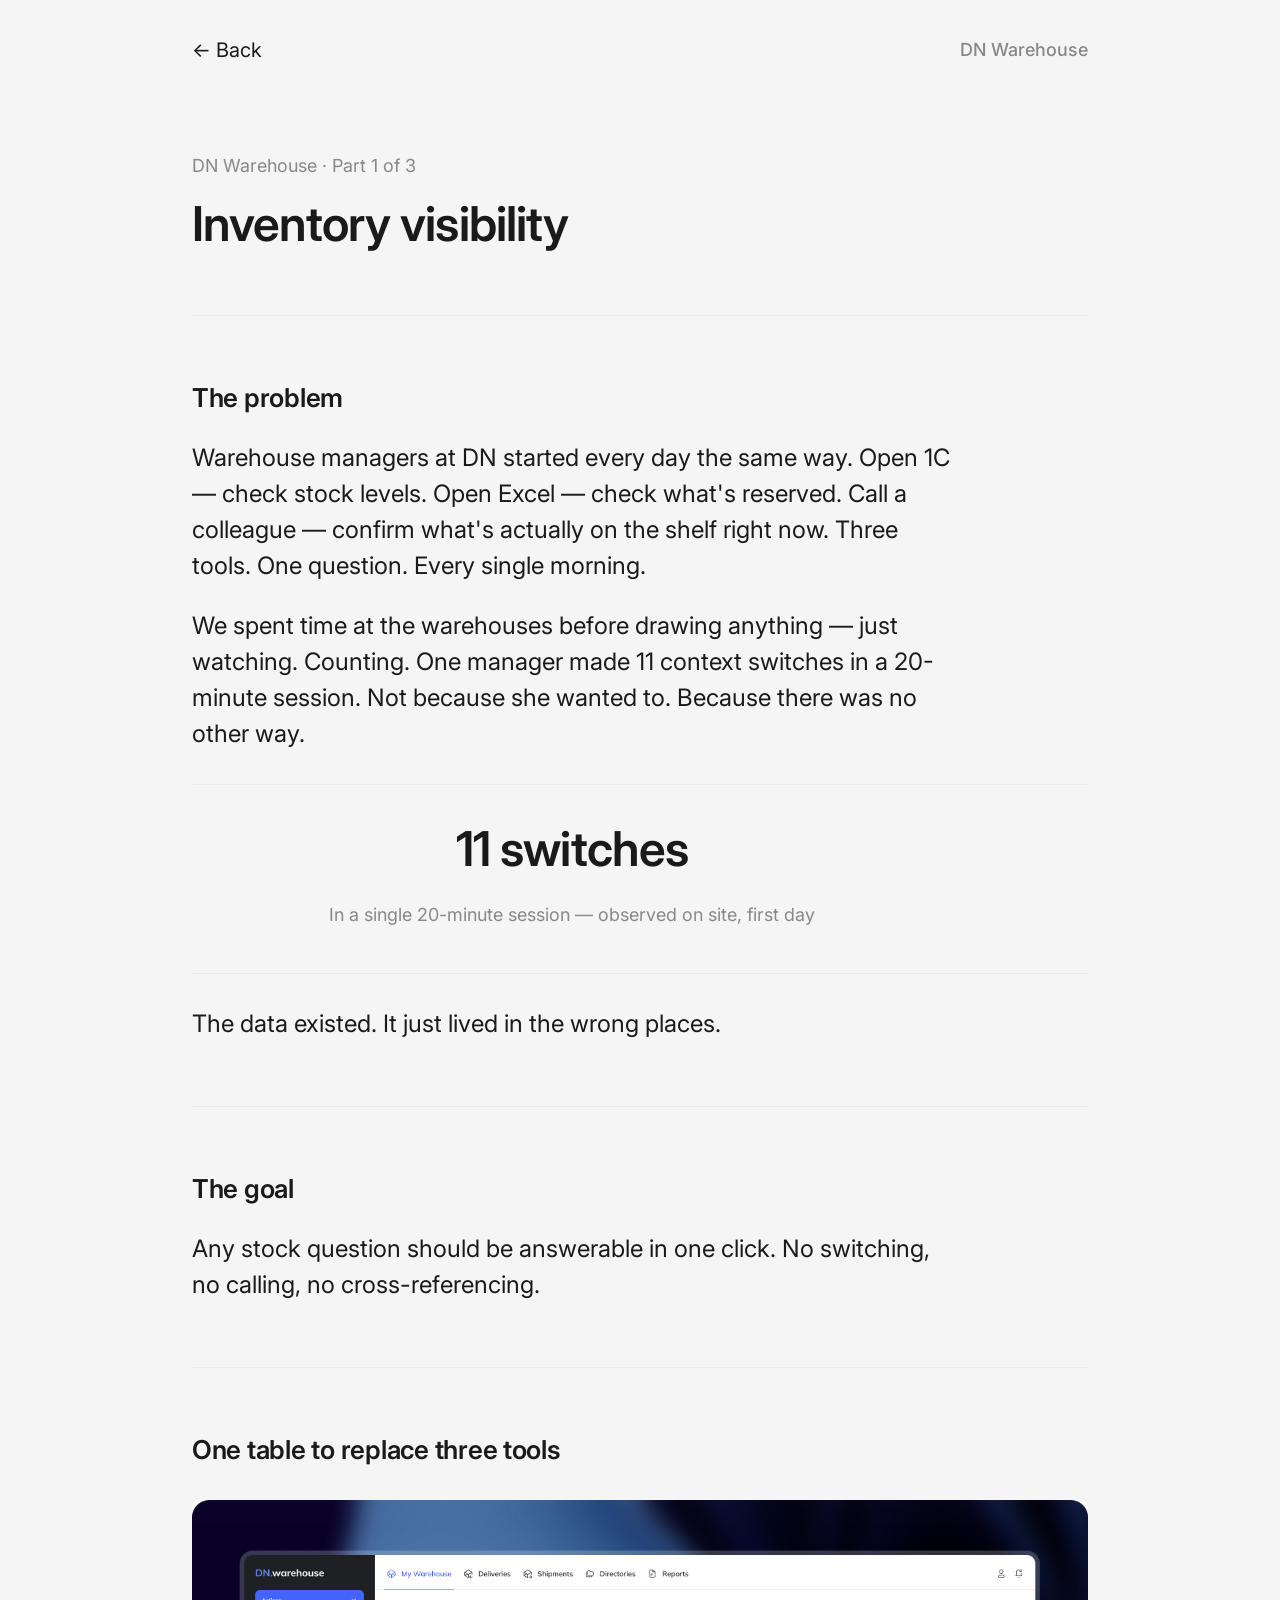
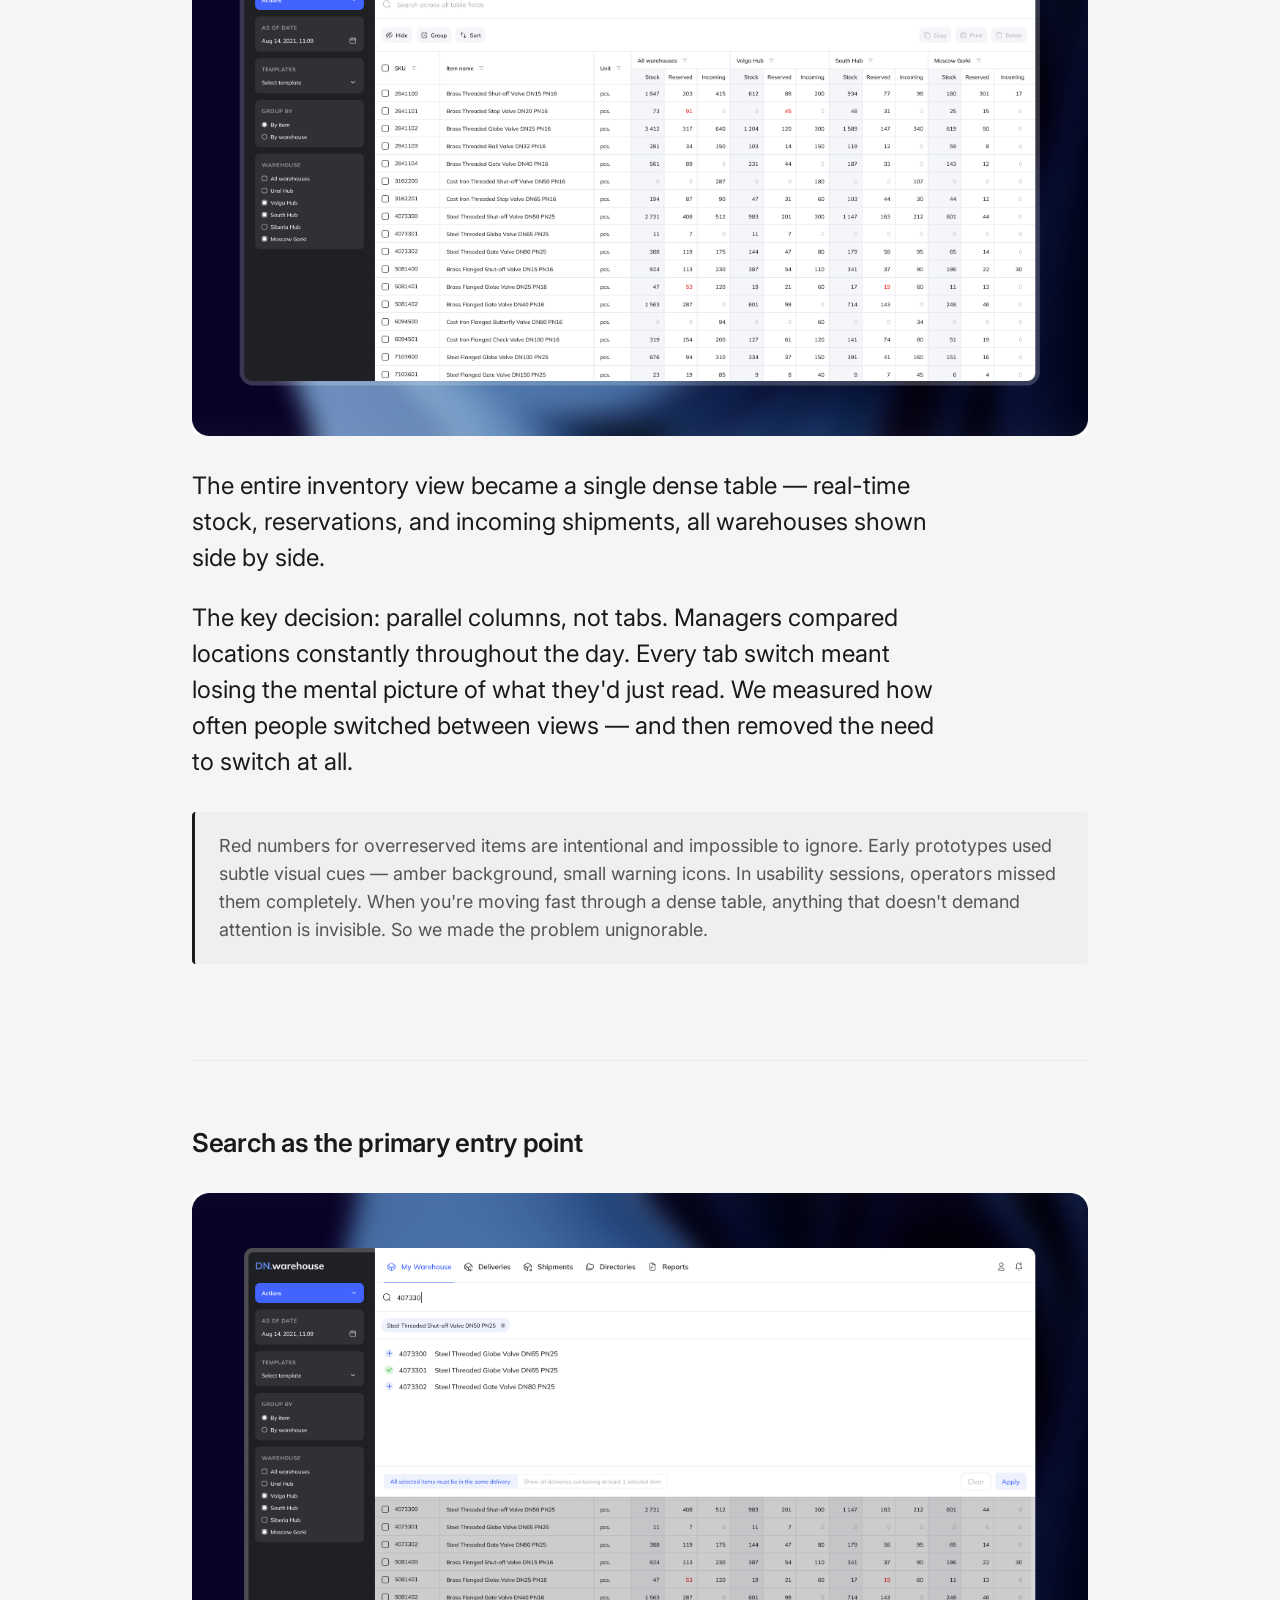
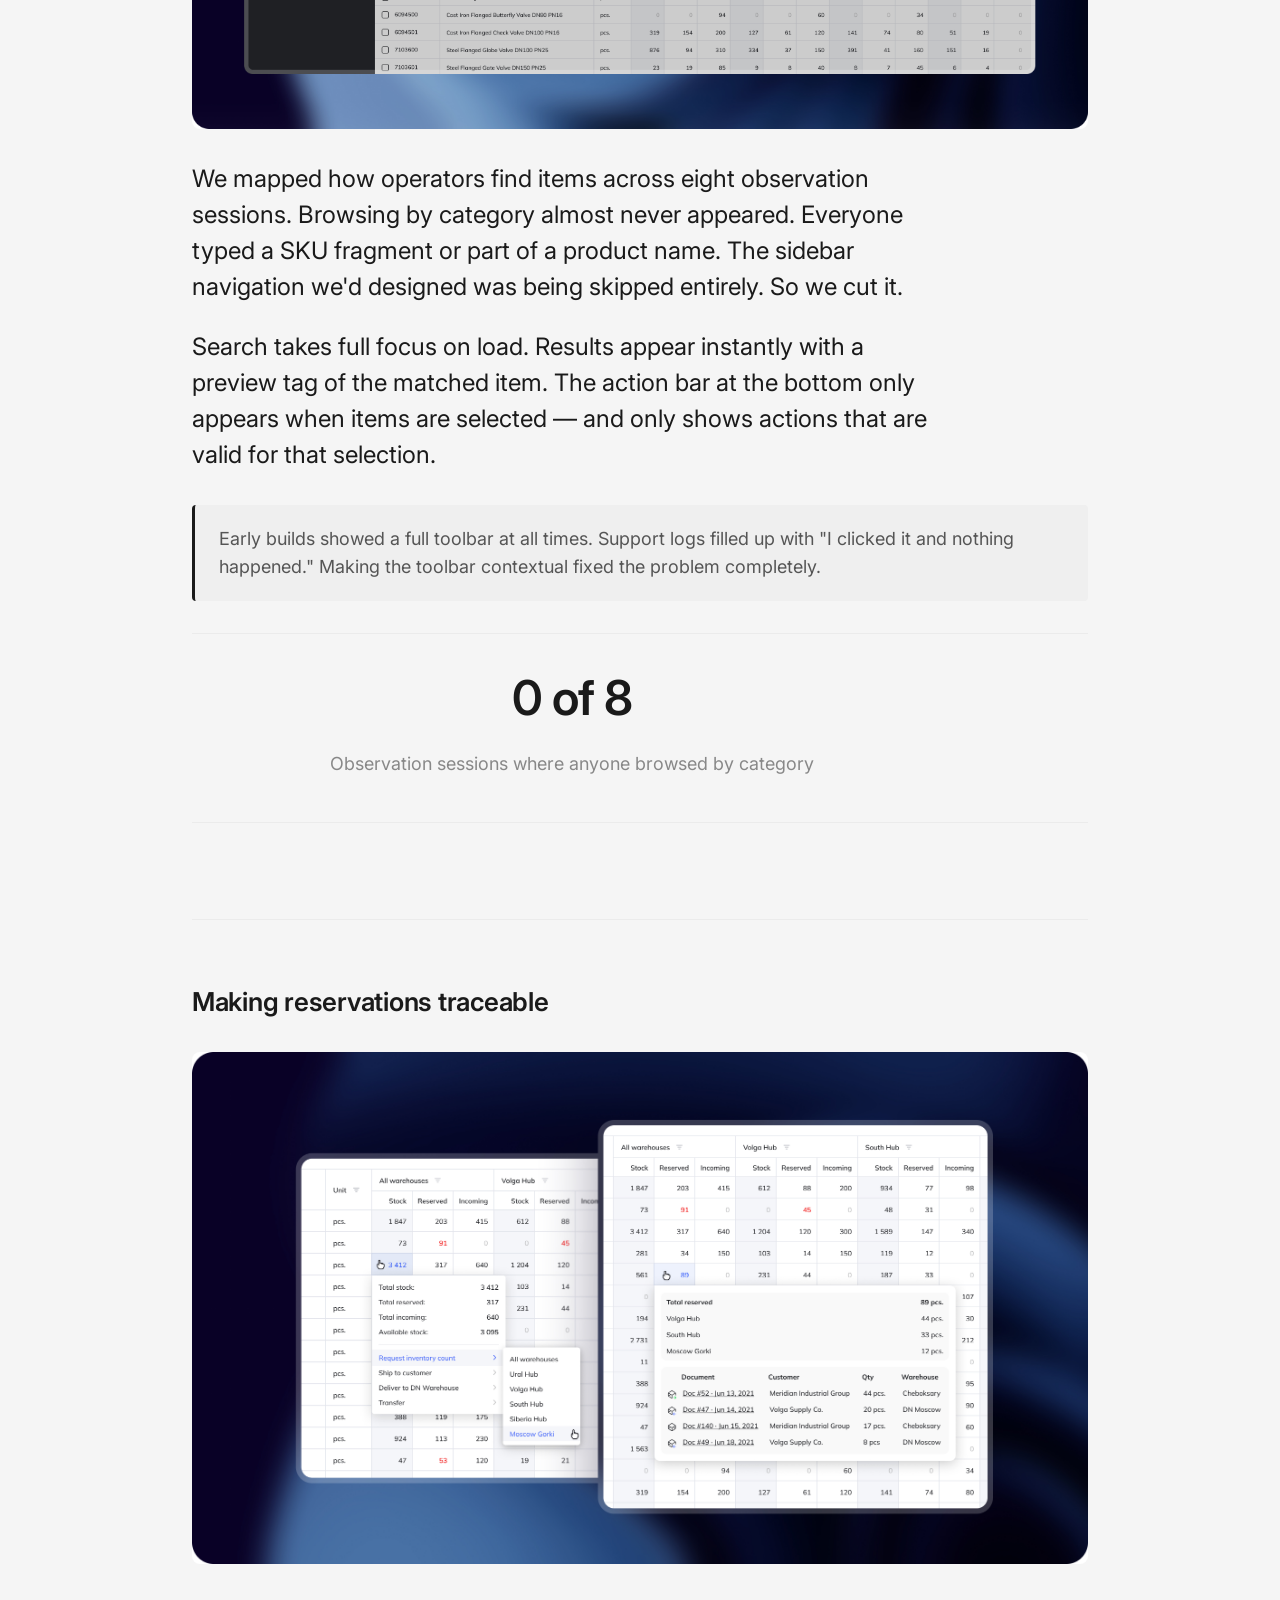
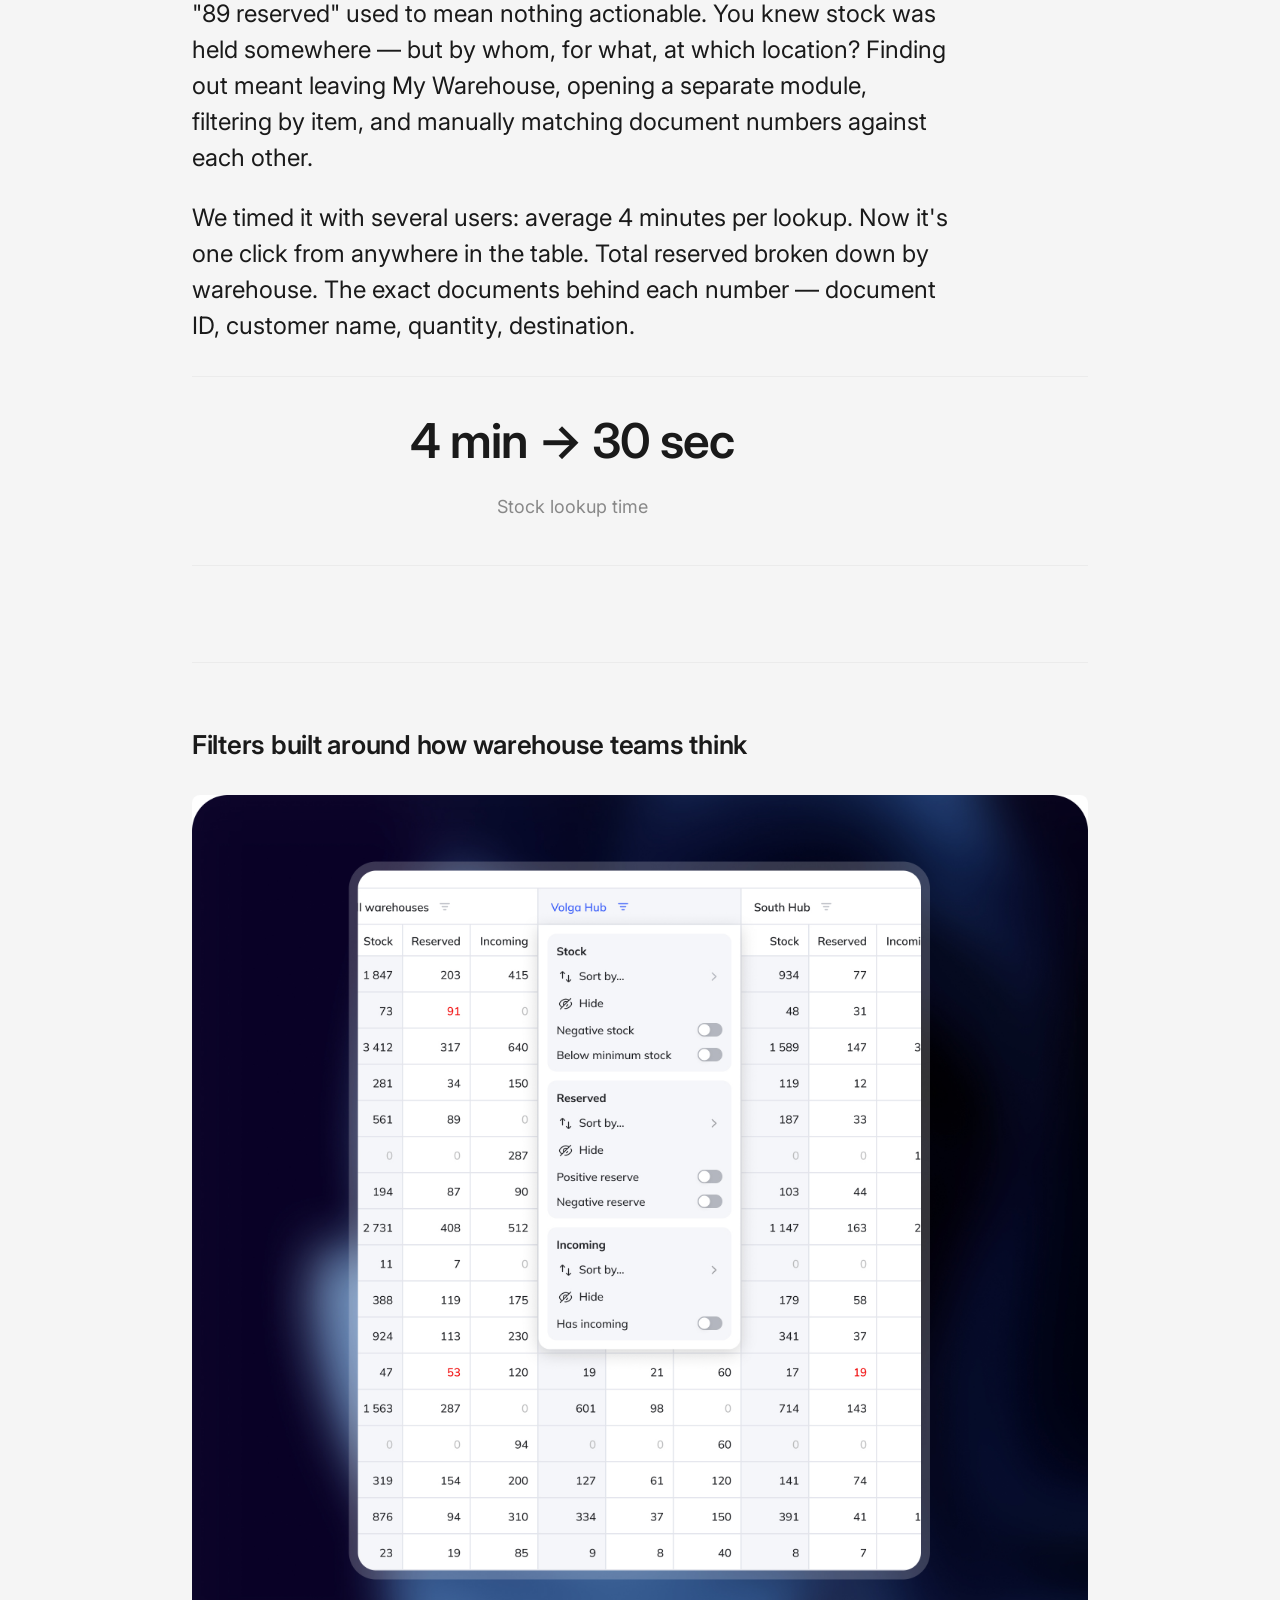
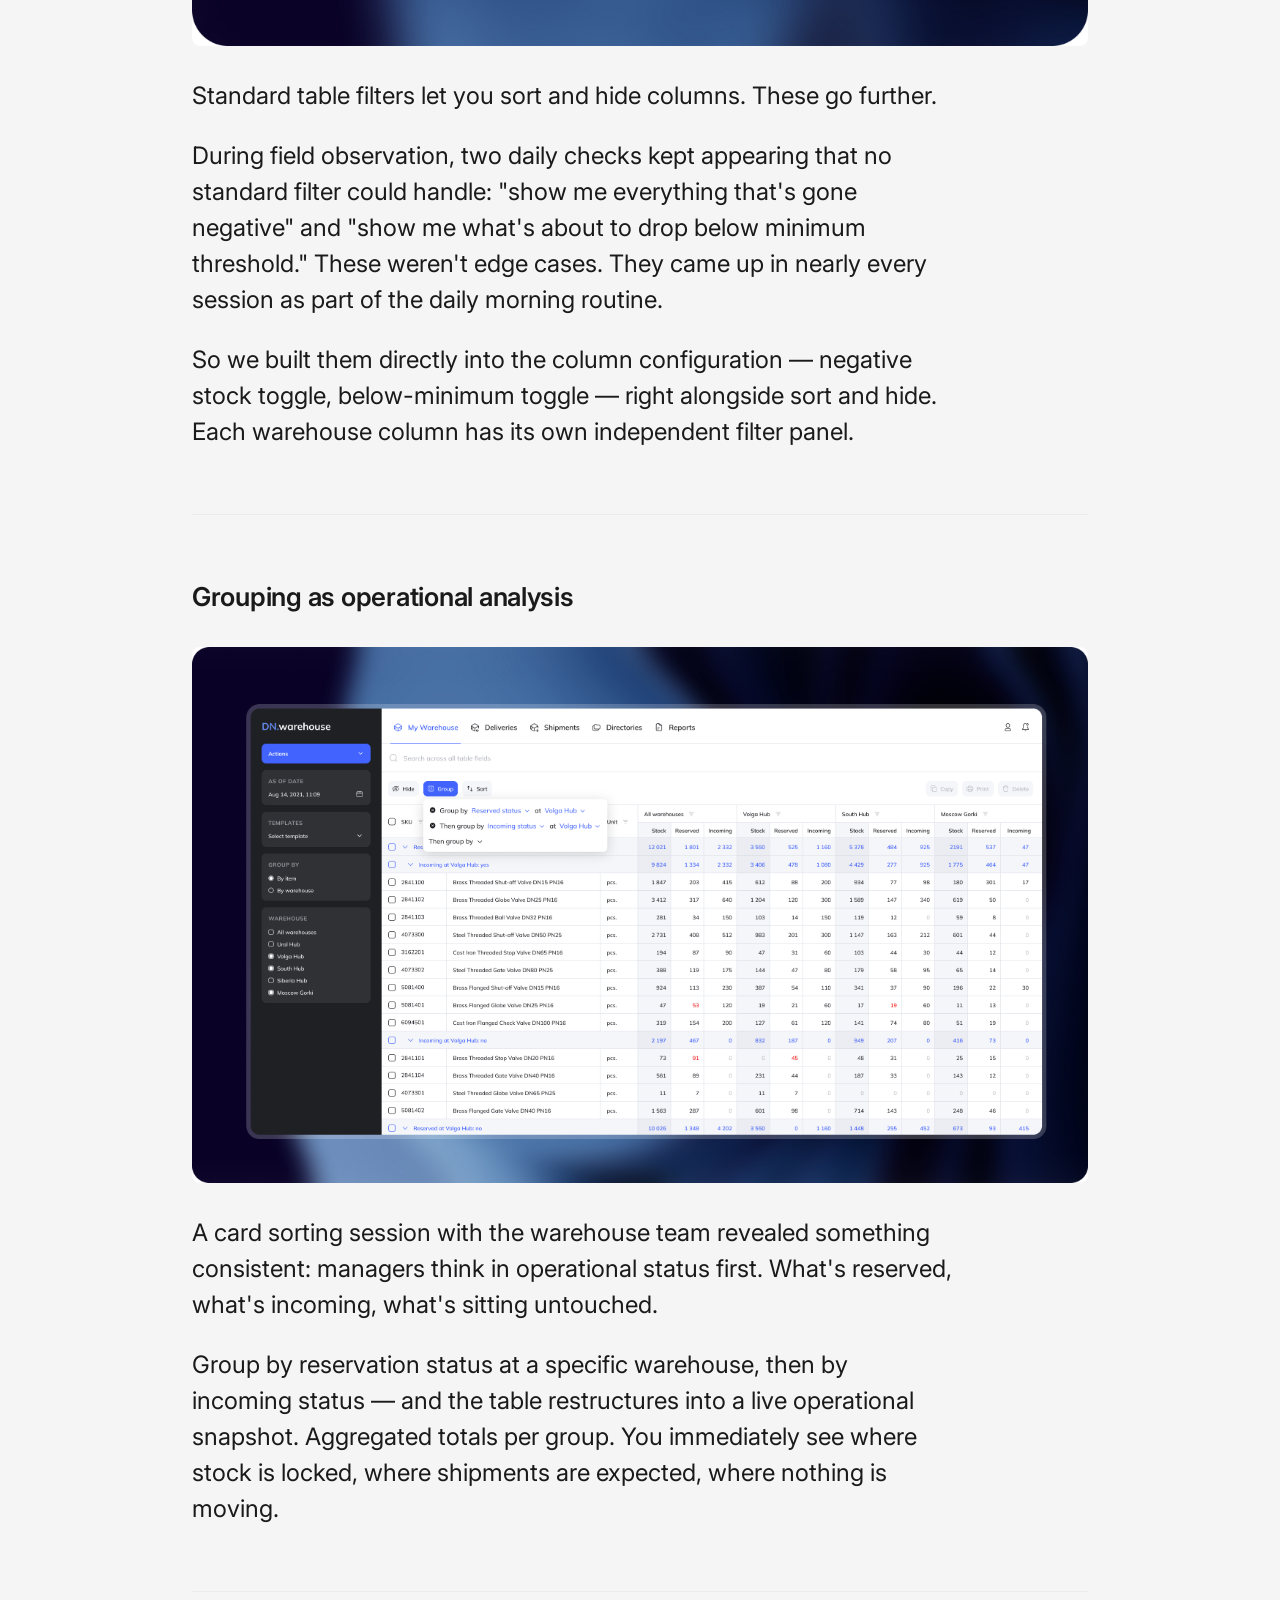
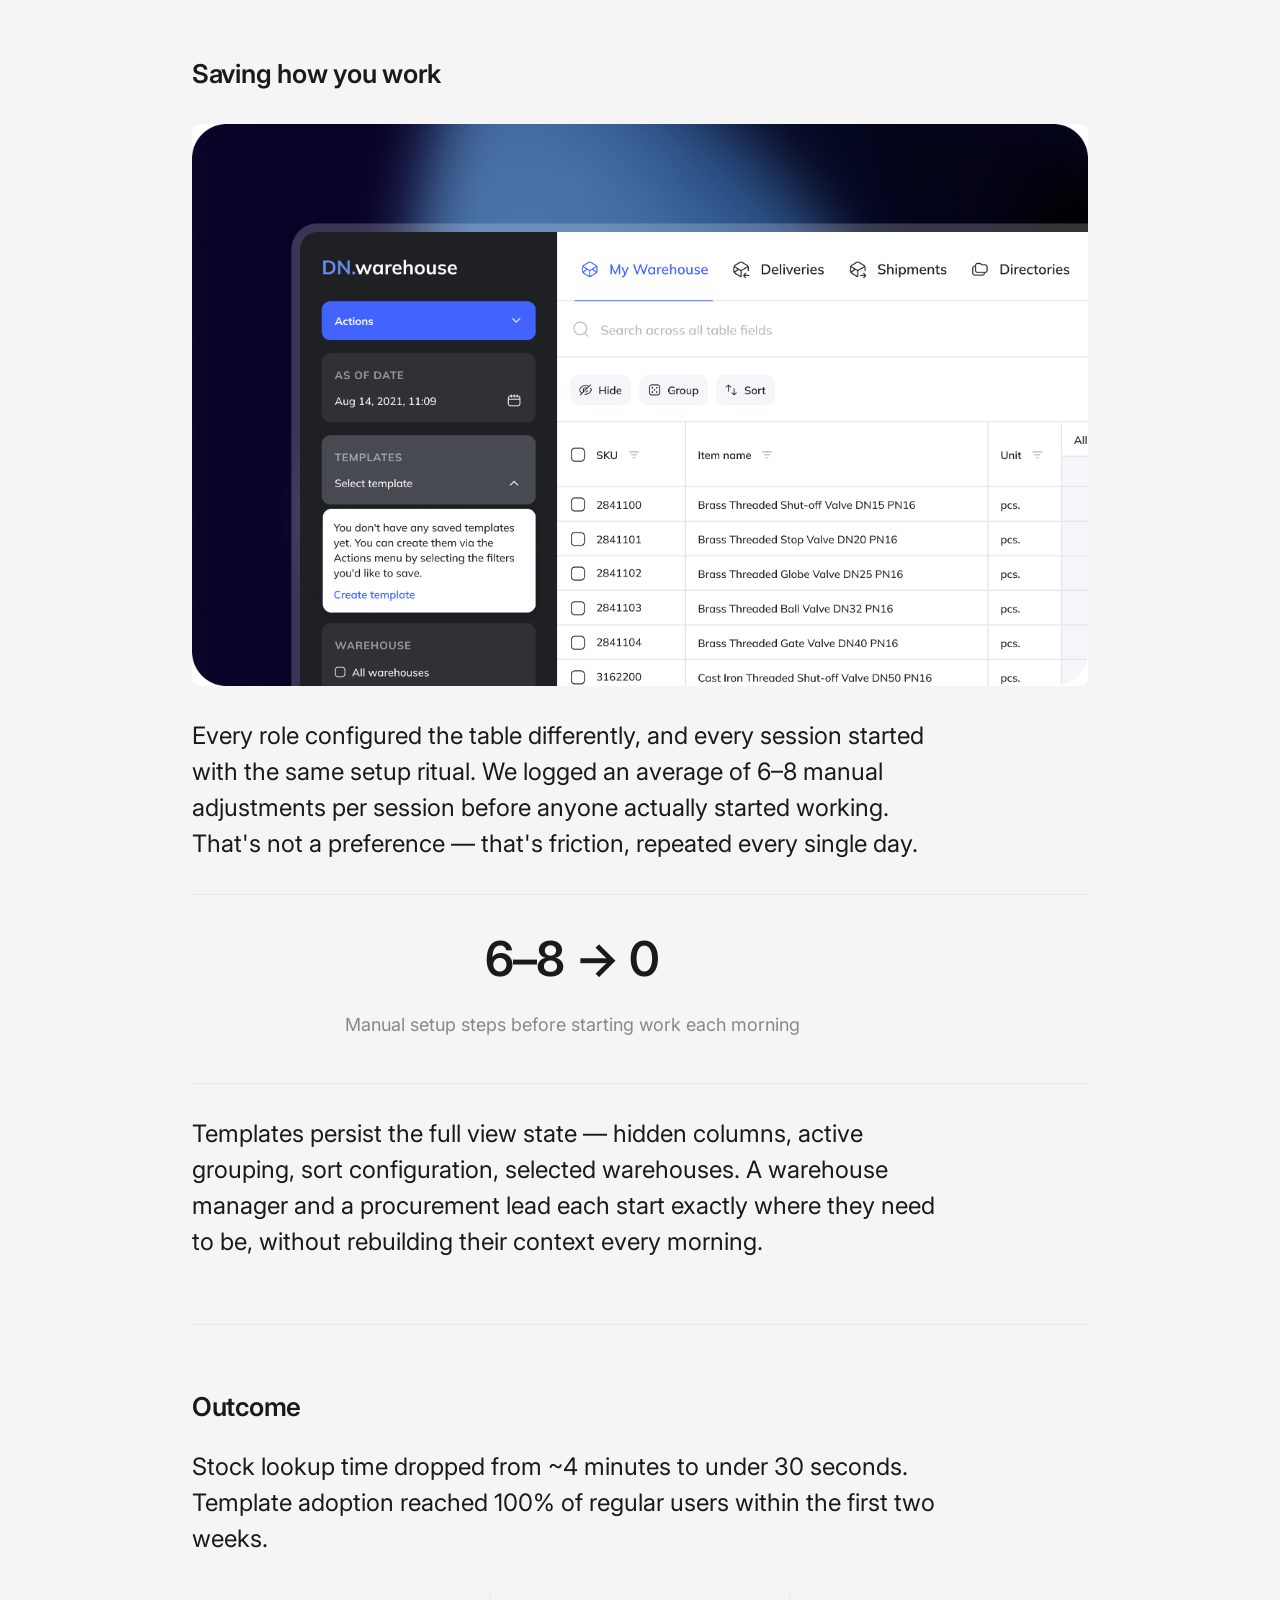
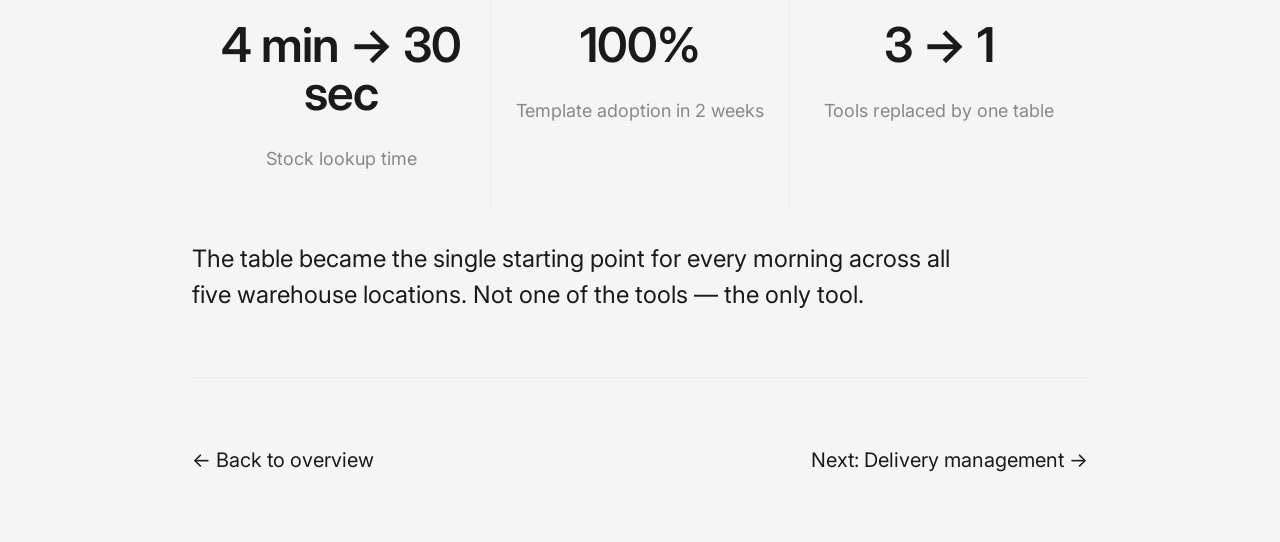
<file: cases/dn-warehouse-inventory.html>
<!DOCTYPE html>
<html lang="en">
<head>
  <meta charset="UTF-8" />
  <meta name="viewport" content="width=device-width, initial-scale=1.0" />
  <title>Inventory Visibility — DN Warehouse</title>
  <link rel="preconnect" href="https://fonts.googleapis.com" />
  <link rel="preconnect" href="https://fonts.gstatic.com" crossorigin />
  <link href="https://fonts.googleapis.com/css2?family=Inter:wght@400;500;600&display=swap" rel="stylesheet" />
  <style>
    *, *::before, *::after { box-sizing: border-box; margin: 0; padding: 0; }
    html { scroll-behavior: smooth; }
    body {
      font-family: 'Inter', system-ui, -apple-system, sans-serif;
      font-size: 24px;
      line-height: 36px;
      color: #1a1a1a;
      background: #F5F5F5;
      -webkit-font-smoothing: antialiased;
    }
    a { color: inherit; text-decoration: none; }

    .wrap { max-width: 960px; margin: 0 auto; padding: 0 32px; }

    .nav {
      display: flex;
      justify-content: space-between;
      align-items: center;
      padding: 32px 0;
    }
    .nav__back { font-size: 20px; color: #1a1a1a; }
    .nav__back:hover { opacity: 0.5; }
    .nav__title { font-size: 18px; font-weight: 500; color: #888888; }

    .page-header { padding: 48px 0 64px; border-bottom: 1px solid #ebebeb; }
    .page-header__label { font-size: 18px; color: #888888; margin-bottom: 14px; }
    .page-header__title {
      font-size: 48px;
      line-height: 1.1;
      font-weight: 600;
      letter-spacing: -0.02em;
      color: #1a1a1a;
    }

    .section { padding: 64px 0; border-bottom: 1px solid #ebebeb; }
    .section:last-of-type { border-bottom: none; }
    .section__title {
      font-size: 26px;
      font-weight: 600;
      letter-spacing: -0.01em;
      margin-bottom: 24px;
      color: #1a1a1a;
    }
    .section p { margin-bottom: 24px; max-width: 760px; }
    .section p:last-of-type { margin-bottom: 0; }

    img.img {
      display: block;
      width: 100%;
      border-radius: 8px;
      background: #f0f0f0;
      min-height: 360px;
      object-fit: cover;
      margin: 32px 0;
    }

    .insight {
      background: #efefef;
      border-left: 3px solid #1a1a1a;
      padding: 20px 24px;
      border-radius: 4px;
      font-size: 18px;
      line-height: 28px;
      color: #555555;
      margin: 32px 0;
    }

    .metric {
      text-align: center;
      padding: 40px 0;
      border-top: 1px solid #ebebeb;
      border-bottom: 1px solid #ebebeb;
      margin: 32px 0;
    }
    .metric__num {
      font-size: 48px;
      font-weight: 600;
      color: #1a1a1a;
      letter-spacing: -0.02em;
      line-height: 1;
    }
    .metric__label { font-size: 18px; color: #888888; margin-top: 10px; }

    .metrics-row {
      display: grid;
      grid-template-columns: repeat(3, 1fr);
      gap: 1px;
      background: #ebebeb;
      border-radius: 8px;
      overflow: hidden;
      margin: 32px 0;
    }
    .metrics-row .metric {
      background: #F5F5F5;
      margin: 0;
      border: none;
      border-radius: 0;
      padding: 32px 20px;
    }

    .bottom-nav {
      display: flex;
      justify-content: space-between;
      align-items: center;
      padding: 64px 0;
      border-top: 1px solid #ebebeb;
      font-size: 20px;
      flex-wrap: wrap;
      gap: 16px;
    }
    .bottom-nav a:hover { text-decoration: underline; }

    @media (max-width: 640px) {
      body { font-size: 18px; line-height: 28px; }
      .wrap { padding: 0 20px; }
      .page-header__title { font-size: 32px; }
      .section__title { font-size: 22px; }
      .bottom-nav { flex-direction: column; align-items: flex-start; }
      img.img { min-height: 200px; }
    }
  </style>
</head>
<body>
  <div class="wrap">
    <nav class="nav">
      <a href="dn-warehouse.html" class="nav__back">← Back</a>
      <span class="nav__title">DN Warehouse</span>
    </nav>

    <header class="page-header">
      <p class="page-header__label">DN Warehouse · Part 1 of 3</p>
      <h1 class="page-header__title">Inventory visibility</h1>
    </header>

    <section class="section">
      <h2 class="section__title">The problem</h2>
      <p>Warehouse managers at DN started every day the same way. Open 1C — check stock levels. Open Excel — check what's reserved. Call a colleague — confirm what's actually on the shelf right now. Three tools. One question. Every single morning.</p>
      <p>We spent time at the warehouses before drawing anything — just watching. Counting. One manager made 11 context switches in a 20-minute session. Not because she wanted to. Because there was no other way.</p>
      <div class="metric">
        <p class="metric__num">11 switches</p>
        <p class="metric__label">In a single 20-minute session — observed on site, first day</p>
      </div>
      <p>The data existed. It just lived in the wrong places.</p>
    </section>

    <section class="section">
      <h2 class="section__title">The goal</h2>
      <p>Any stock question should be answerable in one click. No switching, no calling, no cross-referencing.</p>
    </section>

    <section class="section">
      <h2 class="section__title">One table to replace three tools</h2>
      <img src="my-warehouse-main.jpg" alt="My Warehouse main screen" class="img" />
      <p>The entire inventory view became a single dense table — real-time stock, reservations, and incoming shipments, all warehouses shown side by side.</p>
      <p>The key decision: parallel columns, not tabs. Managers compared locations constantly throughout the day. Every tab switch meant losing the mental picture of what they'd just read. We measured how often people switched between views — and then removed the need to switch at all.</p>
      <div class="insight">Red numbers for overreserved items are intentional and impossible to ignore. Early prototypes used subtle visual cues — amber background, small warning icons. In usability sessions, operators missed them completely. When you're moving fast through a dense table, anything that doesn't demand attention is invisible. So we made the problem unignorable.</div>
    </section>

    <section class="section">
      <h2 class="section__title">Search as the primary entry point</h2>
      <img src="my-warehouse-search.jpg" alt="Search screen" class="img" />
      <p>We mapped how operators find items across eight observation sessions. Browsing by category almost never appeared. Everyone typed a SKU fragment or part of a product name. The sidebar navigation we'd designed was being skipped entirely. So we cut it.</p>
      <p>Search takes full focus on load. Results appear instantly with a preview tag of the matched item. The action bar at the bottom only appears when items are selected — and only shows actions that are valid for that selection.</p>
      <div class="insight">Early builds showed a full toolbar at all times. Support logs filled up with "I clicked it and nothing happened." Making the toolbar contextual fixed the problem completely.</div>
      <div class="metric">
        <p class="metric__num">0 of 8</p>
        <p class="metric__label">Observation sessions where anyone browsed by category</p>
      </div>
    </section>

    <section class="section">
      <h2 class="section__title">Making reservations traceable</h2>
      <img src="my-warehouse-item-details.jpg" alt="Item details popup" class="img" />
      <p>"89 reserved" used to mean nothing actionable. You knew stock was held somewhere — but by whom, for what, at which location? Finding out meant leaving My Warehouse, opening a separate module, filtering by item, and manually matching document numbers against each other.</p>
      <p>We timed it with several users: average 4 minutes per lookup. Now it's one click from anywhere in the table. Total reserved broken down by warehouse. The exact documents behind each number — document ID, customer name, quantity, destination.</p>
      <div class="metric">
        <p class="metric__num">4 min → 30 sec</p>
        <p class="metric__label">Stock lookup time</p>
      </div>
    </section>

    <section class="section">
      <h2 class="section__title">Filters built around how warehouse teams think</h2>
      <img src="my-warehouse-column-filter.jpg" alt="Column filter panel" class="img" />
      <p>Standard table filters let you sort and hide columns. These go further.</p>
      <p>During field observation, two daily checks kept appearing that no standard filter could handle: "show me everything that's gone negative" and "show me what's about to drop below minimum threshold." These weren't edge cases. They came up in nearly every session as part of the daily morning routine.</p>
      <p>So we built them directly into the column configuration — negative stock toggle, below-minimum toggle — right alongside sort and hide. Each warehouse column has its own independent filter panel.</p>
    </section>

    <section class="section">
      <h2 class="section__title">Grouping as operational analysis</h2>
      <img src="my-warehouse-grouped.jpg" alt="Grouped view" class="img" />
      <p>A card sorting session with the warehouse team revealed something consistent: managers think in operational status first. What's reserved, what's incoming, what's sitting untouched.</p>
      <p>Group by reservation status at a specific warehouse, then by incoming status — and the table restructures into a live operational snapshot. Aggregated totals per group. You immediately see where stock is locked, where shipments are expected, where nothing is moving.</p>
    </section>

    <section class="section">
      <h2 class="section__title">Saving how you work</h2>
      <img src="my-warehouse-templates.jpg" alt="Templates screen" class="img" />
      <p>Every role configured the table differently, and every session started with the same setup ritual. We logged an average of 6–8 manual adjustments per session before anyone actually started working. That's not a preference — that's friction, repeated every single day.</p>
      <div class="metric">
        <p class="metric__num">6–8 → 0</p>
        <p class="metric__label">Manual setup steps before starting work each morning</p>
      </div>
      <p>Templates persist the full view state — hidden columns, active grouping, sort configuration, selected warehouses. A warehouse manager and a procurement lead each start exactly where they need to be, without rebuilding their context every morning.</p>
    </section>

    <section class="section">
      <h2 class="section__title">Outcome</h2>
      <p>Stock lookup time dropped from ~4 minutes to under 30 seconds. Template adoption reached 100% of regular users within the first two weeks.</p>
      <div class="metrics-row">
        <div class="metric">
          <p class="metric__num">4 min → 30 sec</p>
          <p class="metric__label">Stock lookup time</p>
        </div>
        <div class="metric">
          <p class="metric__num">100%</p>
          <p class="metric__label">Template adoption in 2 weeks</p>
        </div>
        <div class="metric">
          <p class="metric__num">3 → 1</p>
          <p class="metric__label">Tools replaced by one table</p>
        </div>
      </div>
      <p>The table became the single starting point for every morning across all five warehouse locations. Not one of the tools — the only tool.</p>
    </section>

    <nav class="bottom-nav">
      <a href="dn-warehouse.html">← Back to overview</a>
      <a href="dn-warehouse-delivery.html">Next: Delivery management →</a>
    </nav>
  </div>
</body>
</html>
</file>
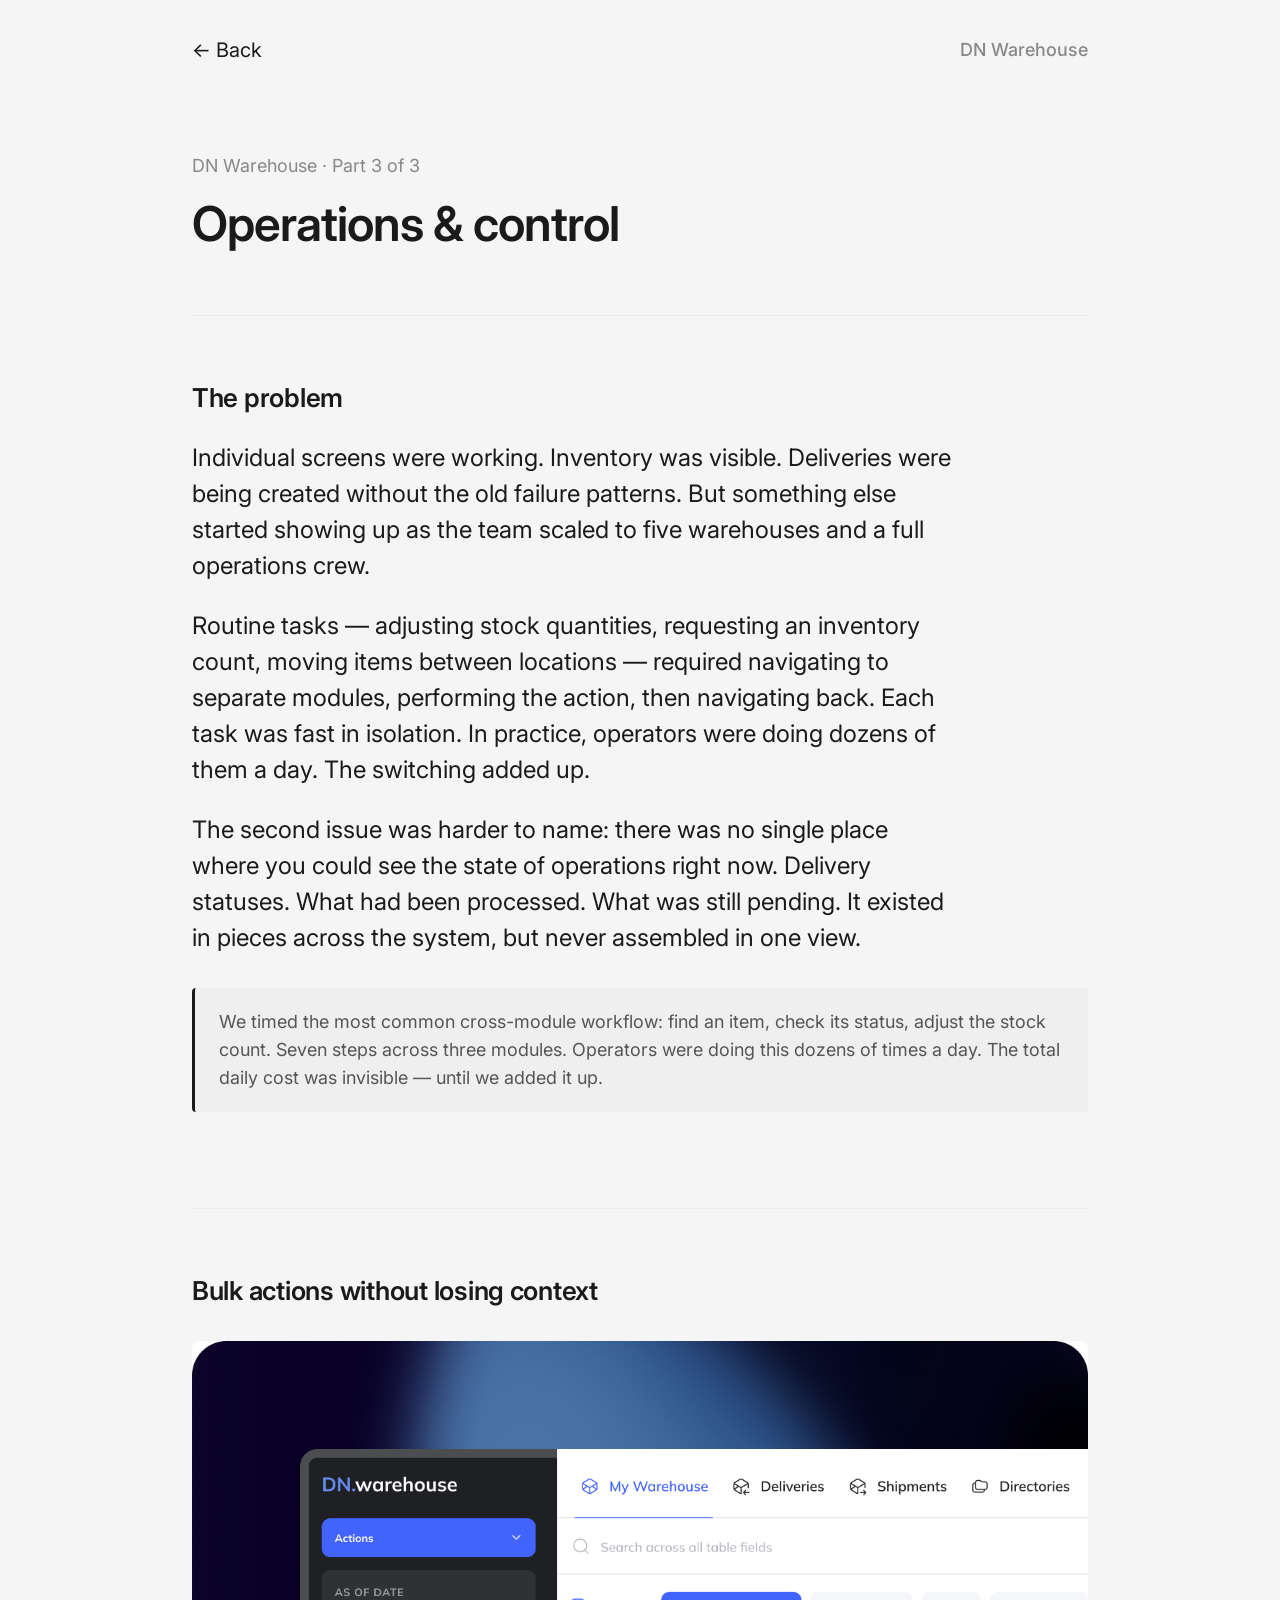
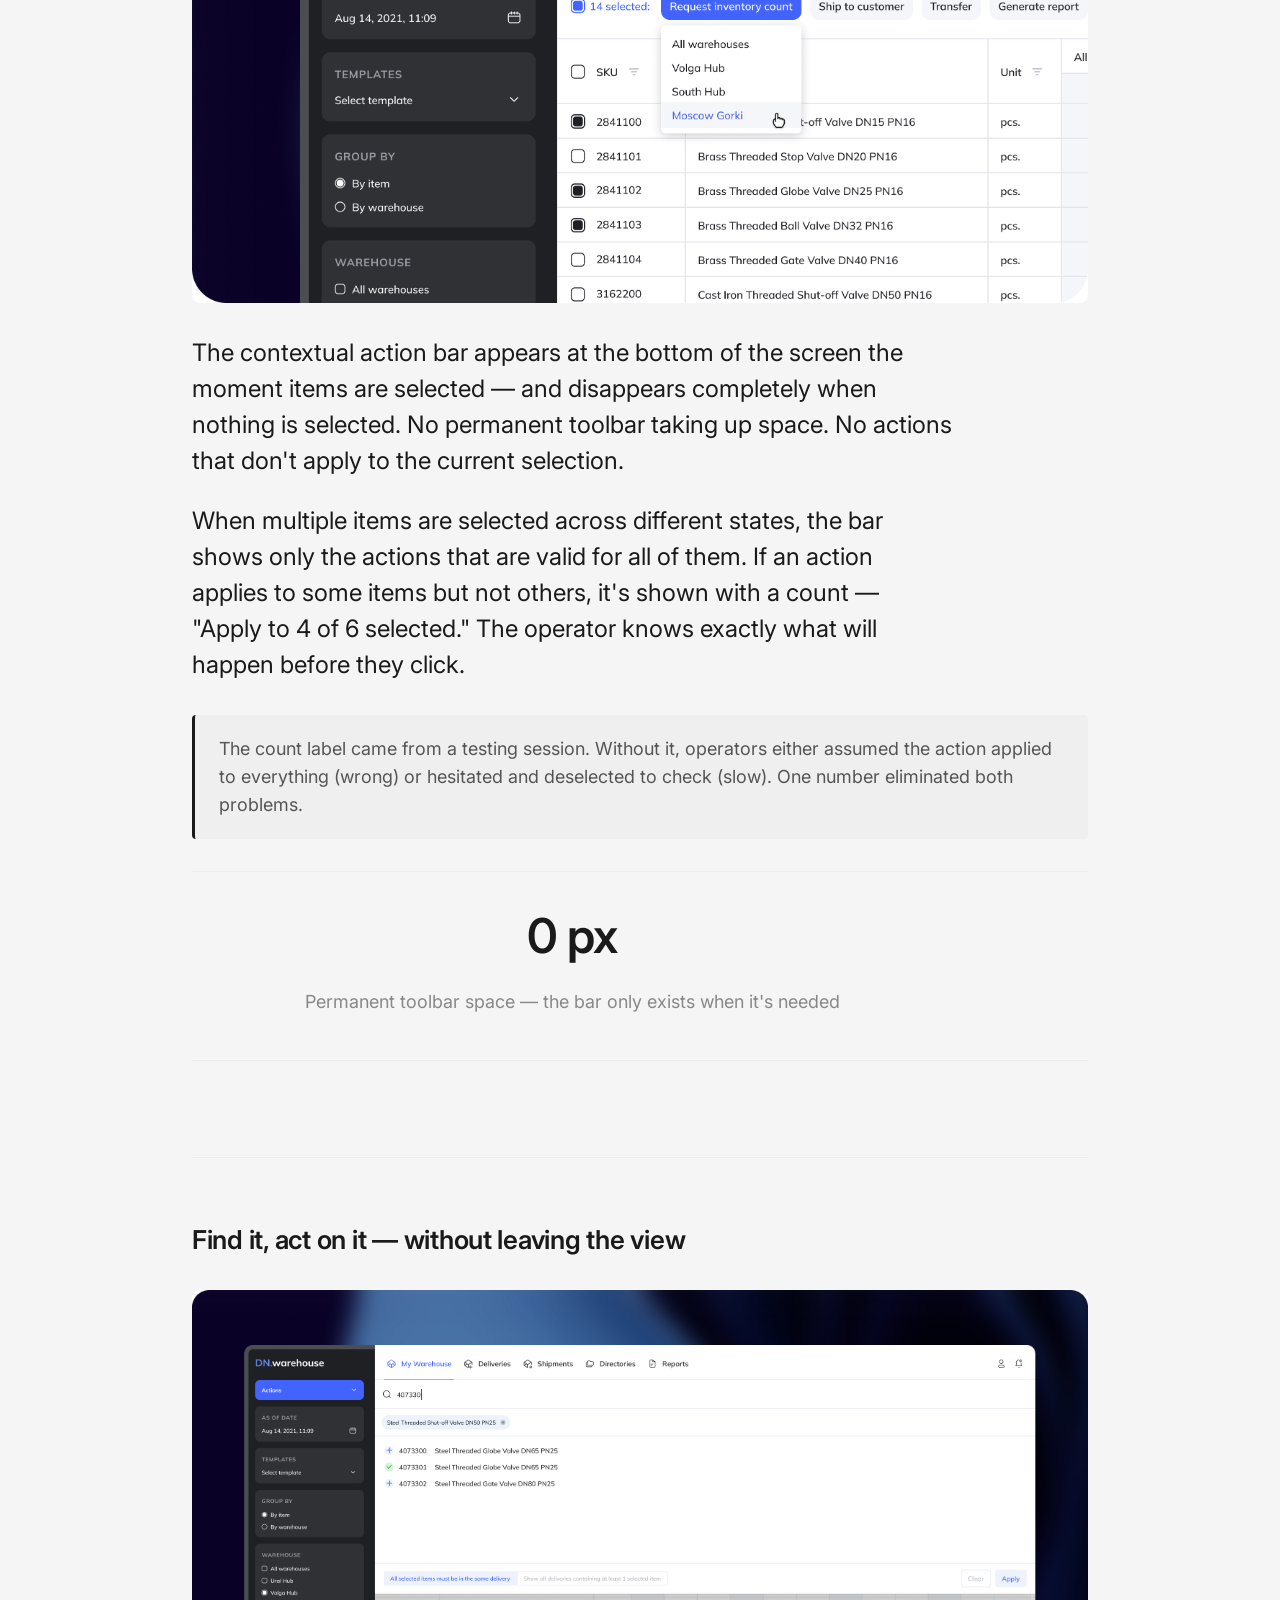
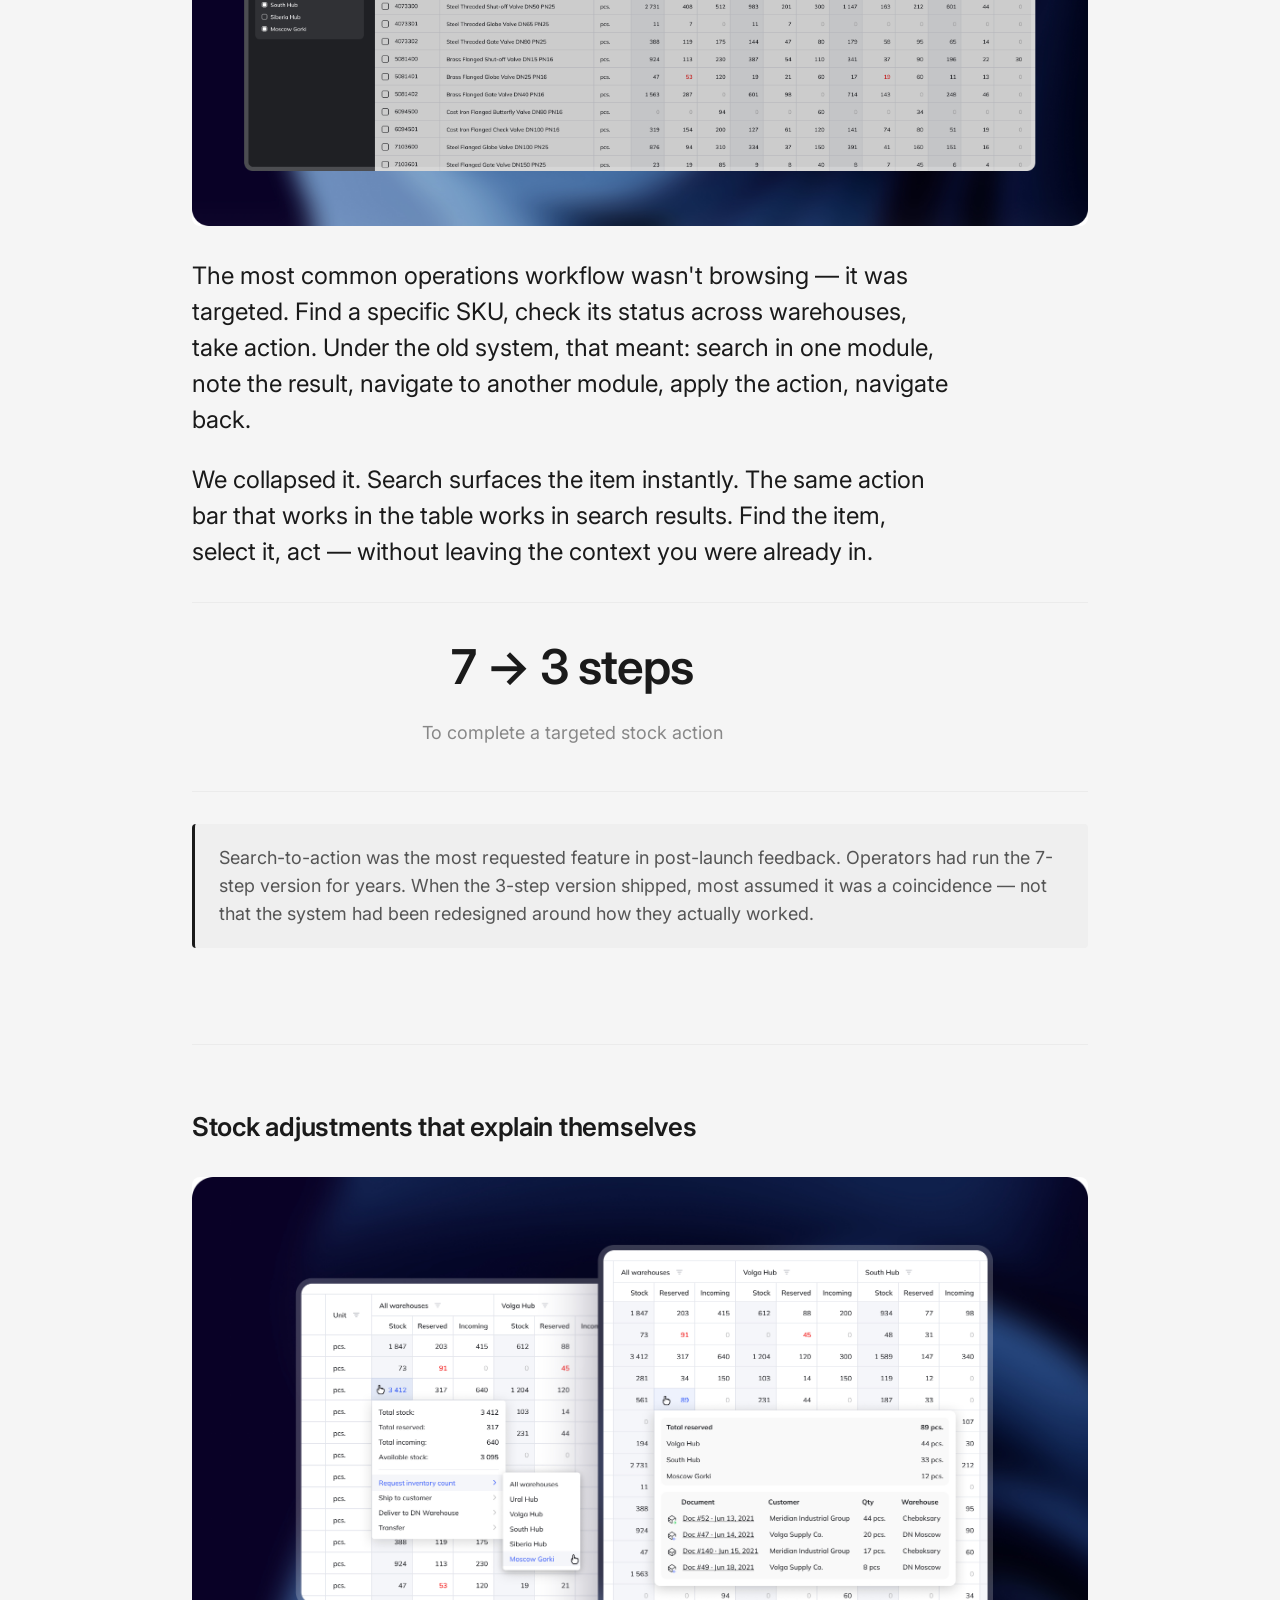
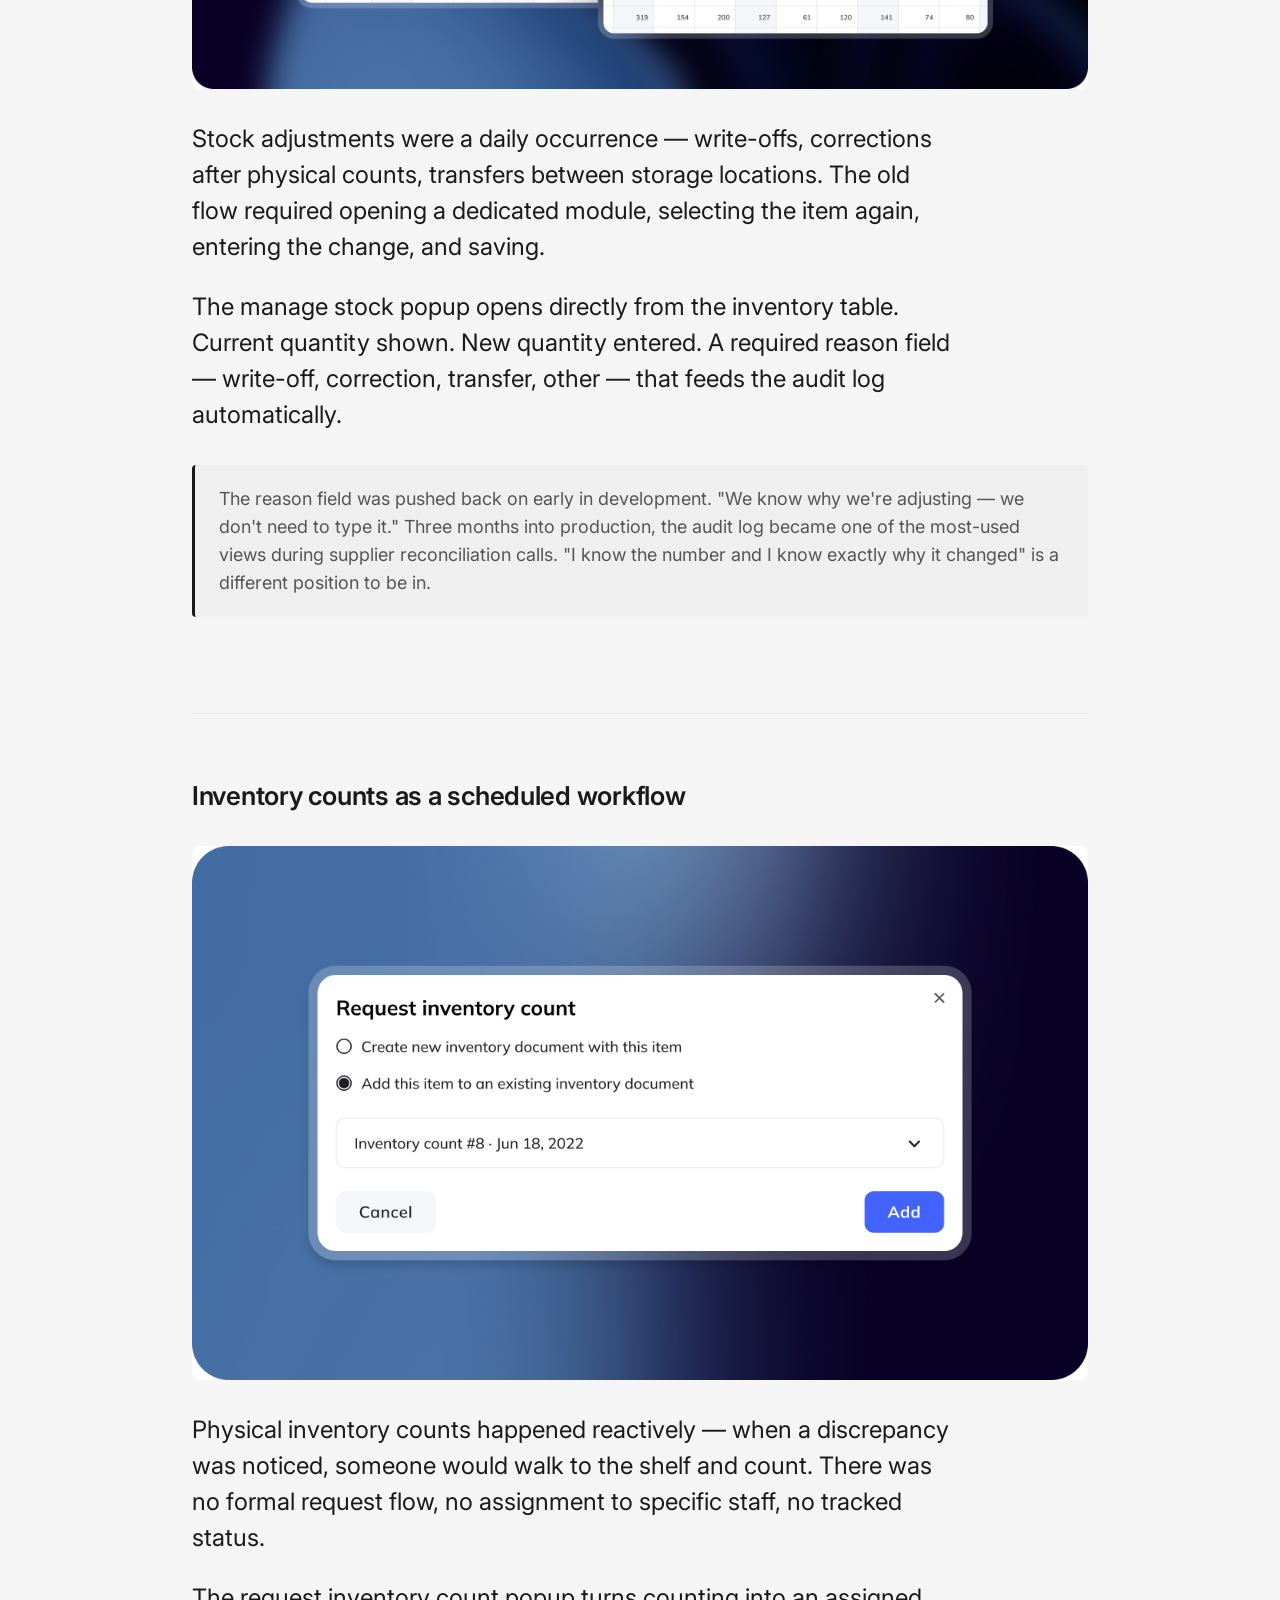
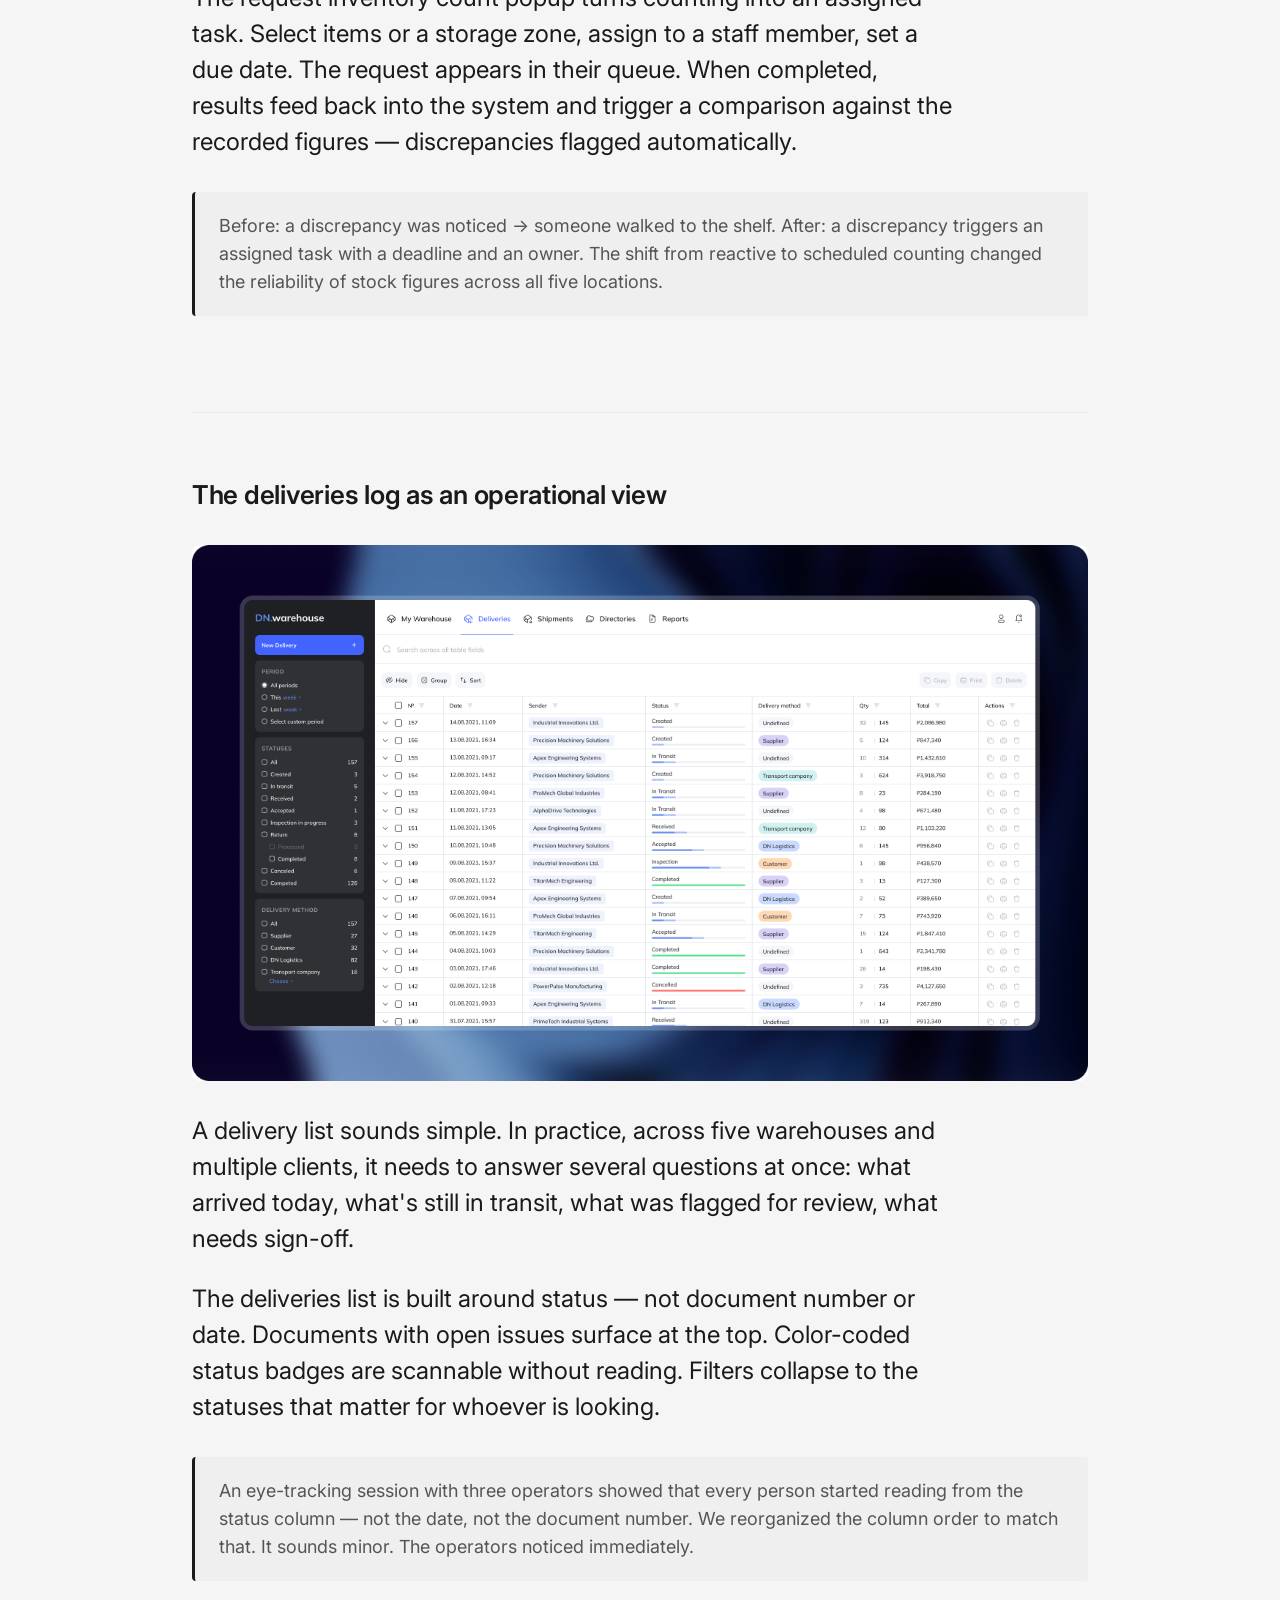
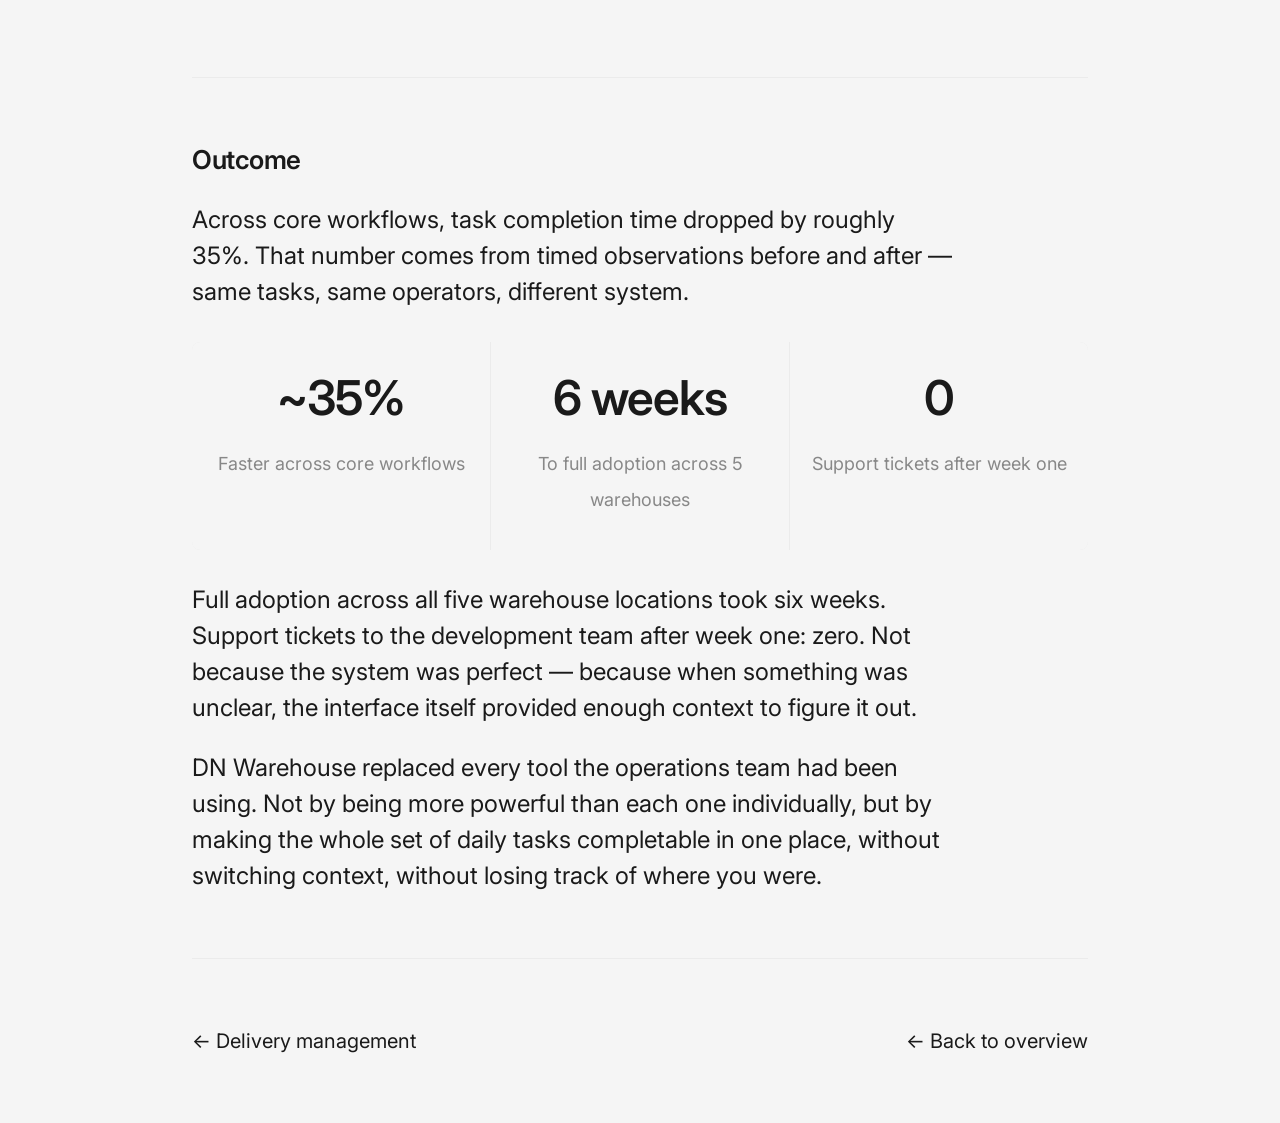
<file: cases/dn-warehouse-operations.html>
<!DOCTYPE html>
<html lang="en">
<head>
  <meta charset="UTF-8" />
  <meta name="viewport" content="width=device-width, initial-scale=1.0" />
  <title>Operations & Control — DN Warehouse</title>
  <link rel="preconnect" href="https://fonts.googleapis.com" />
  <link rel="preconnect" href="https://fonts.gstatic.com" crossorigin />
  <link href="https://fonts.googleapis.com/css2?family=Inter:wght@400;500;600&display=swap" rel="stylesheet" />
  <style>
    *, *::before, *::after { box-sizing: border-box; margin: 0; padding: 0; }
    html { scroll-behavior: smooth; }
    body {
      font-family: 'Inter', system-ui, -apple-system, sans-serif;
      font-size: 24px;
      line-height: 36px;
      color: #1a1a1a;
      background: #F5F5F5;
      -webkit-font-smoothing: antialiased;
    }
    a { color: inherit; text-decoration: none; }

    .wrap { max-width: 960px; margin: 0 auto; padding: 0 32px; }

    .nav {
      display: flex;
      justify-content: space-between;
      align-items: center;
      padding: 32px 0;
    }
    .nav__back { font-size: 20px; color: #1a1a1a; }
    .nav__back:hover { opacity: 0.5; }
    .nav__title { font-size: 18px; font-weight: 500; color: #888888; }

    .page-header { padding: 48px 0 64px; border-bottom: 1px solid #ebebeb; }
    .page-header__label { font-size: 18px; color: #888888; margin-bottom: 14px; }
    .page-header__title {
      font-size: 48px;
      line-height: 1.1;
      font-weight: 600;
      letter-spacing: -0.02em;
      color: #1a1a1a;
    }

    .section { padding: 64px 0; border-bottom: 1px solid #ebebeb; }
    .section:last-of-type { border-bottom: none; }
    .section__title {
      font-size: 26px;
      font-weight: 600;
      letter-spacing: -0.01em;
      margin-bottom: 24px;
      color: #1a1a1a;
    }
    .section p { margin-bottom: 24px; max-width: 760px; }
    .section p:last-of-type { margin-bottom: 0; }

    img.img {
      display: block;
      width: 100%;
      border-radius: 8px;
      background: #f0f0f0;
      min-height: 360px;
      object-fit: cover;
      margin: 32px 0;
    }

    .insight {
      background: #efefef;
      border-left: 3px solid #1a1a1a;
      padding: 20px 24px;
      border-radius: 4px;
      font-size: 18px;
      line-height: 28px;
      color: #555555;
      margin: 32px 0;
    }

    .metric {
      text-align: center;
      padding: 40px 0;
      border-top: 1px solid #ebebeb;
      border-bottom: 1px solid #ebebeb;
      margin: 32px 0;
    }
    .metric__num {
      font-size: 48px;
      font-weight: 600;
      color: #1a1a1a;
      letter-spacing: -0.02em;
      line-height: 1;
    }
    .metric__label { font-size: 18px; color: #888888; margin-top: 10px; }

    .metrics-row {
      display: grid;
      grid-template-columns: repeat(3, 1fr);
      gap: 1px;
      background: #ebebeb;
      border-radius: 8px;
      overflow: hidden;
      margin: 32px 0;
    }
    .metrics-row .metric {
      background: #F5F5F5;
      margin: 0;
      border: none;
      border-radius: 0;
      padding: 32px 20px;
    }

    .bottom-nav {
      display: flex;
      justify-content: space-between;
      align-items: center;
      padding: 64px 0;
      border-top: 1px solid #ebebeb;
      font-size: 20px;
      flex-wrap: wrap;
      gap: 16px;
    }
    .bottom-nav a:hover { text-decoration: underline; }

    @media (max-width: 640px) {
      body { font-size: 18px; line-height: 28px; }
      .wrap { padding: 0 20px; }
      .page-header__title { font-size: 32px; }
      .section__title { font-size: 22px; }
      .bottom-nav { flex-direction: column; align-items: flex-start; }
      img.img { min-height: 200px; }
    }
  </style>
</head>
<body>
  <div class="wrap">
    <nav class="nav">
      <a href="dn-warehouse.html" class="nav__back">← Back</a>
      <span class="nav__title">DN Warehouse</span>
    </nav>

    <header class="page-header">
      <p class="page-header__label">DN Warehouse · Part 3 of 3</p>
      <h1 class="page-header__title">Operations & control</h1>
    </header>

    <section class="section">
      <h2 class="section__title">The problem</h2>
      <p>Individual screens were working. Inventory was visible. Deliveries were being created without the old failure patterns. But something else started showing up as the team scaled to five warehouses and a full operations crew.</p>
      <p>Routine tasks — adjusting stock quantities, requesting an inventory count, moving items between locations — required navigating to separate modules, performing the action, then navigating back. Each task was fast in isolation. In practice, operators were doing dozens of them a day. The switching added up.</p>
      <p>The second issue was harder to name: there was no single place where you could see the state of operations right now. Delivery statuses. What had been processed. What was still pending. It existed in pieces across the system, but never assembled in one view.</p>
      <div class="insight">We timed the most common cross-module workflow: find an item, check its status, adjust the stock count. Seven steps across three modules. Operators were doing this dozens of times a day. The total daily cost was invisible — until we added it up.</div>
    </section>

    <section class="section">
      <h2 class="section__title">Bulk actions without losing context</h2>
      <img src="few-selected-actions.jpg" alt="Multi-select contextual actions bar" class="img" />
      <p>The contextual action bar appears at the bottom of the screen the moment items are selected — and disappears completely when nothing is selected. No permanent toolbar taking up space. No actions that don't apply to the current selection.</p>
      <p>When multiple items are selected across different states, the bar shows only the actions that are valid for all of them. If an action applies to some items but not others, it's shown with a count — "Apply to 4 of 6 selected." The operator knows exactly what will happen before they click.</p>
      <div class="insight">The count label came from a testing session. Without it, operators either assumed the action applied to everything (wrong) or hesitated and deselected to check (slow). One number eliminated both problems.</div>
      <div class="metric">
        <p class="metric__num">0 px</p>
        <p class="metric__label">Permanent toolbar space — the bar only exists when it's needed</p>
      </div>
    </section>

    <section class="section">
      <h2 class="section__title">Find it, act on it — without leaving the view</h2>
      <img src="my-warehouse-search.jpg" alt="Search and action flow" class="img" />
      <p>The most common operations workflow wasn't browsing — it was targeted. Find a specific SKU, check its status across warehouses, take action. Under the old system, that meant: search in one module, note the result, navigate to another module, apply the action, navigate back.</p>
      <p>We collapsed it. Search surfaces the item instantly. The same action bar that works in the table works in search results. Find the item, select it, act — without leaving the context you were already in.</p>
      <div class="metric">
        <p class="metric__num">7 → 3 steps</p>
        <p class="metric__label">To complete a targeted stock action</p>
      </div>
      <div class="insight">Search-to-action was the most requested feature in post-launch feedback. Operators had run the 7-step version for years. When the 3-step version shipped, most assumed it was a coincidence — not that the system had been redesigned around how they actually worked.</div>
    </section>

    <section class="section">
      <h2 class="section__title">Stock adjustments that explain themselves</h2>
      <img src="my-warehouse-manage-stock.jpg" alt="Manage stock popup" class="img" />
      <p>Stock adjustments were a daily occurrence — write-offs, corrections after physical counts, transfers between storage locations. The old flow required opening a dedicated module, selecting the item again, entering the change, and saving.</p>
      <p>The manage stock popup opens directly from the inventory table. Current quantity shown. New quantity entered. A required reason field — write-off, correction, transfer, other — that feeds the audit log automatically.</p>
      <div class="insight">The reason field was pushed back on early in development. "We know why we're adjusting — we don't need to type it." Three months into production, the audit log became one of the most-used views during supplier reconciliation calls. "I know the number and I know exactly why it changed" is a different position to be in.</div>
    </section>

    <section class="section">
      <h2 class="section__title">Inventory counts as a scheduled workflow</h2>
      <img src="request-inventory-count.jpg" alt="Request inventory count popup" class="img" />
      <p>Physical inventory counts happened reactively — when a discrepancy was noticed, someone would walk to the shelf and count. There was no formal request flow, no assignment to specific staff, no tracked status.</p>
      <p>The request inventory count popup turns counting into an assigned task. Select items or a storage zone, assign to a staff member, set a due date. The request appears in their queue. When completed, results feed back into the system and trigger a comparison against the recorded figures — discrepancies flagged automatically.</p>
      <div class="insight">Before: a discrepancy was noticed → someone walked to the shelf. After: a discrepancy triggers an assigned task with a deadline and an owner. The shift from reactive to scheduled counting changed the reliability of stock figures across all five locations.</div>
    </section>

    <section class="section">
      <h2 class="section__title">The deliveries log as an operational view</h2>
      <img src="deliveries-list.jpg" alt="Deliveries list" class="img" />
      <p>A delivery list sounds simple. In practice, across five warehouses and multiple clients, it needs to answer several questions at once: what arrived today, what's still in transit, what was flagged for review, what needs sign-off.</p>
      <p>The deliveries list is built around status — not document number or date. Documents with open issues surface at the top. Color-coded status badges are scannable without reading. Filters collapse to the statuses that matter for whoever is looking.</p>
      <div class="insight">An eye-tracking session with three operators showed that every person started reading from the status column — not the date, not the document number. We reorganized the column order to match that. It sounds minor. The operators noticed immediately.</div>
    </section>

    <section class="section">
      <h2 class="section__title">Outcome</h2>
      <p>Across core workflows, task completion time dropped by roughly 35%. That number comes from timed observations before and after — same tasks, same operators, different system.</p>
      <div class="metrics-row">
        <div class="metric">
          <p class="metric__num">~35%</p>
          <p class="metric__label">Faster across core workflows</p>
        </div>
        <div class="metric">
          <p class="metric__num">6 weeks</p>
          <p class="metric__label">To full adoption across 5 warehouses</p>
        </div>
        <div class="metric">
          <p class="metric__num">0</p>
          <p class="metric__label">Support tickets after week one</p>
        </div>
      </div>
      <p>Full adoption across all five warehouse locations took six weeks. Support tickets to the development team after week one: zero. Not because the system was perfect — because when something was unclear, the interface itself provided enough context to figure it out.</p>
      <p>DN Warehouse replaced every tool the operations team had been using. Not by being more powerful than each one individually, but by making the whole set of daily tasks completable in one place, without switching context, without losing track of where you were.</p>
    </section>

    <nav class="bottom-nav">
      <a href="dn-warehouse-delivery.html">← Delivery management</a>
      <a href="dn-warehouse.html">← Back to overview</a>
    </nav>
  </div>
</body>
</html>
</file>
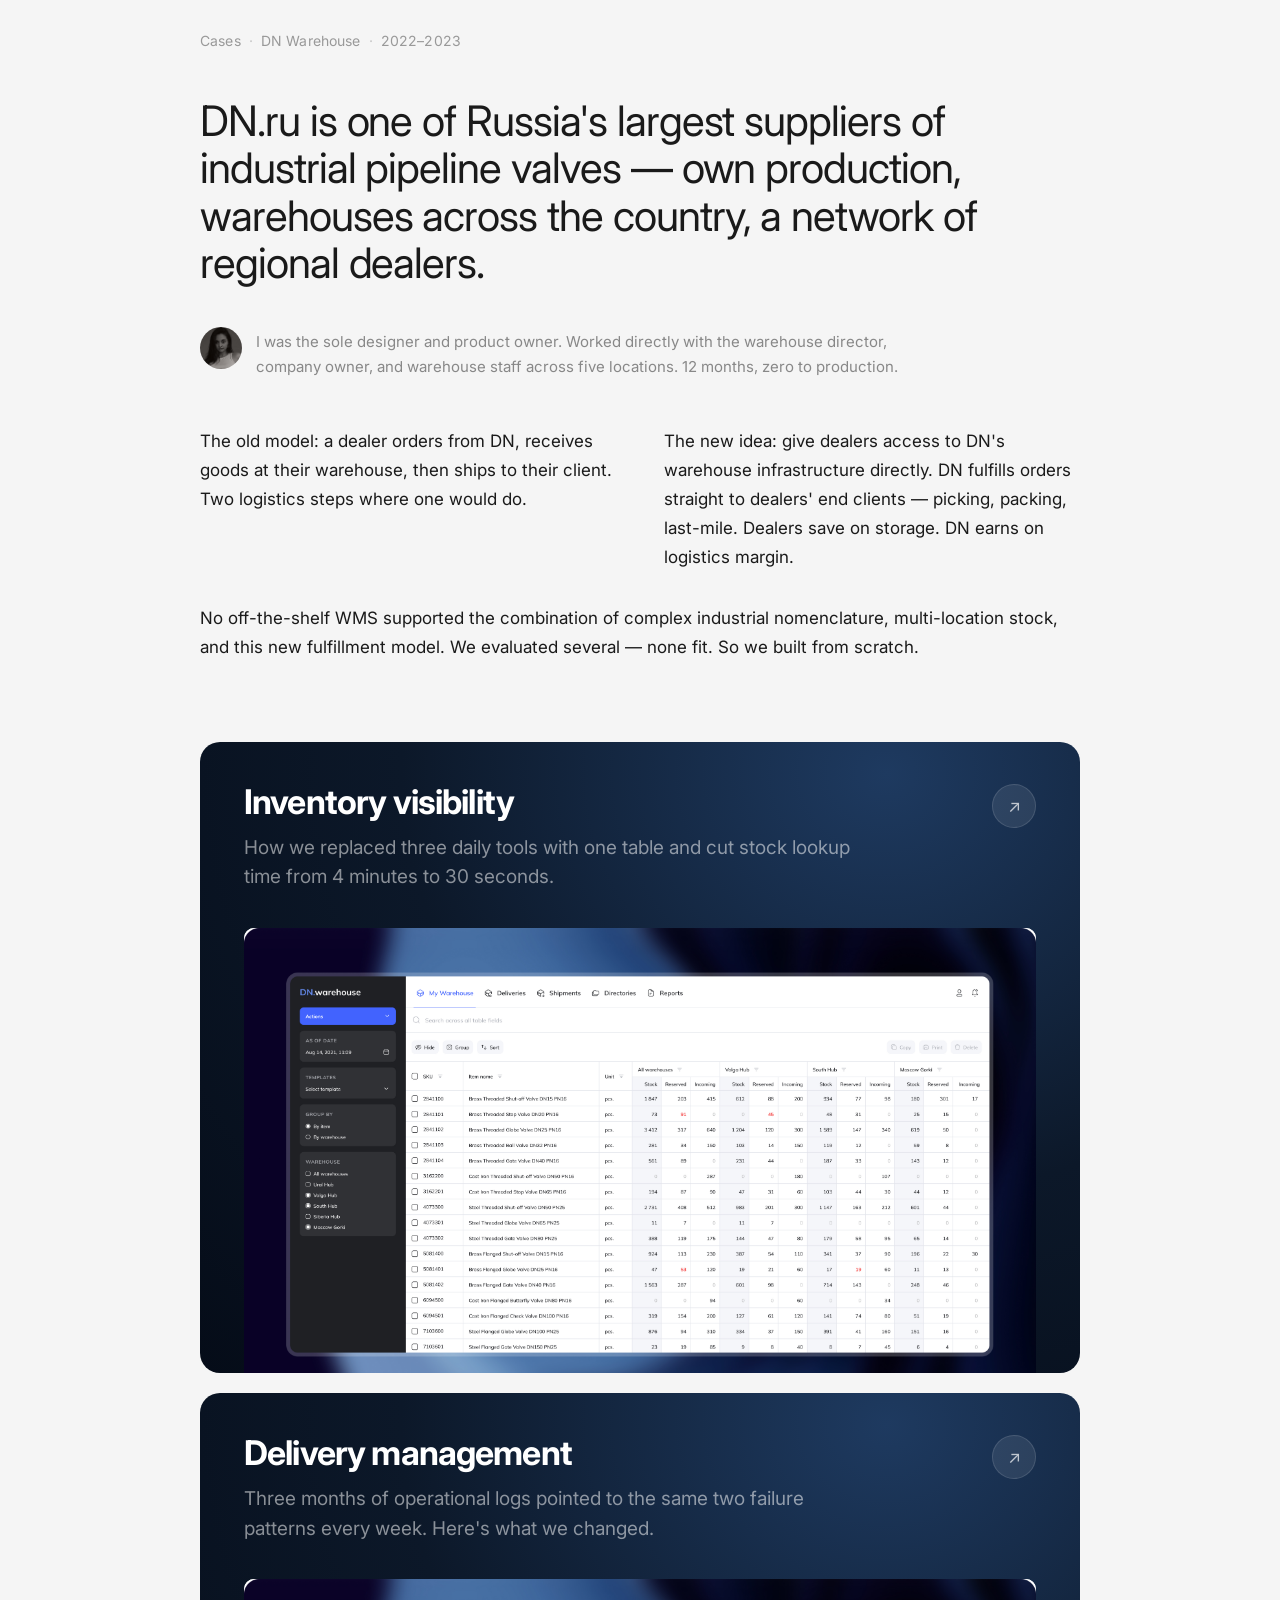
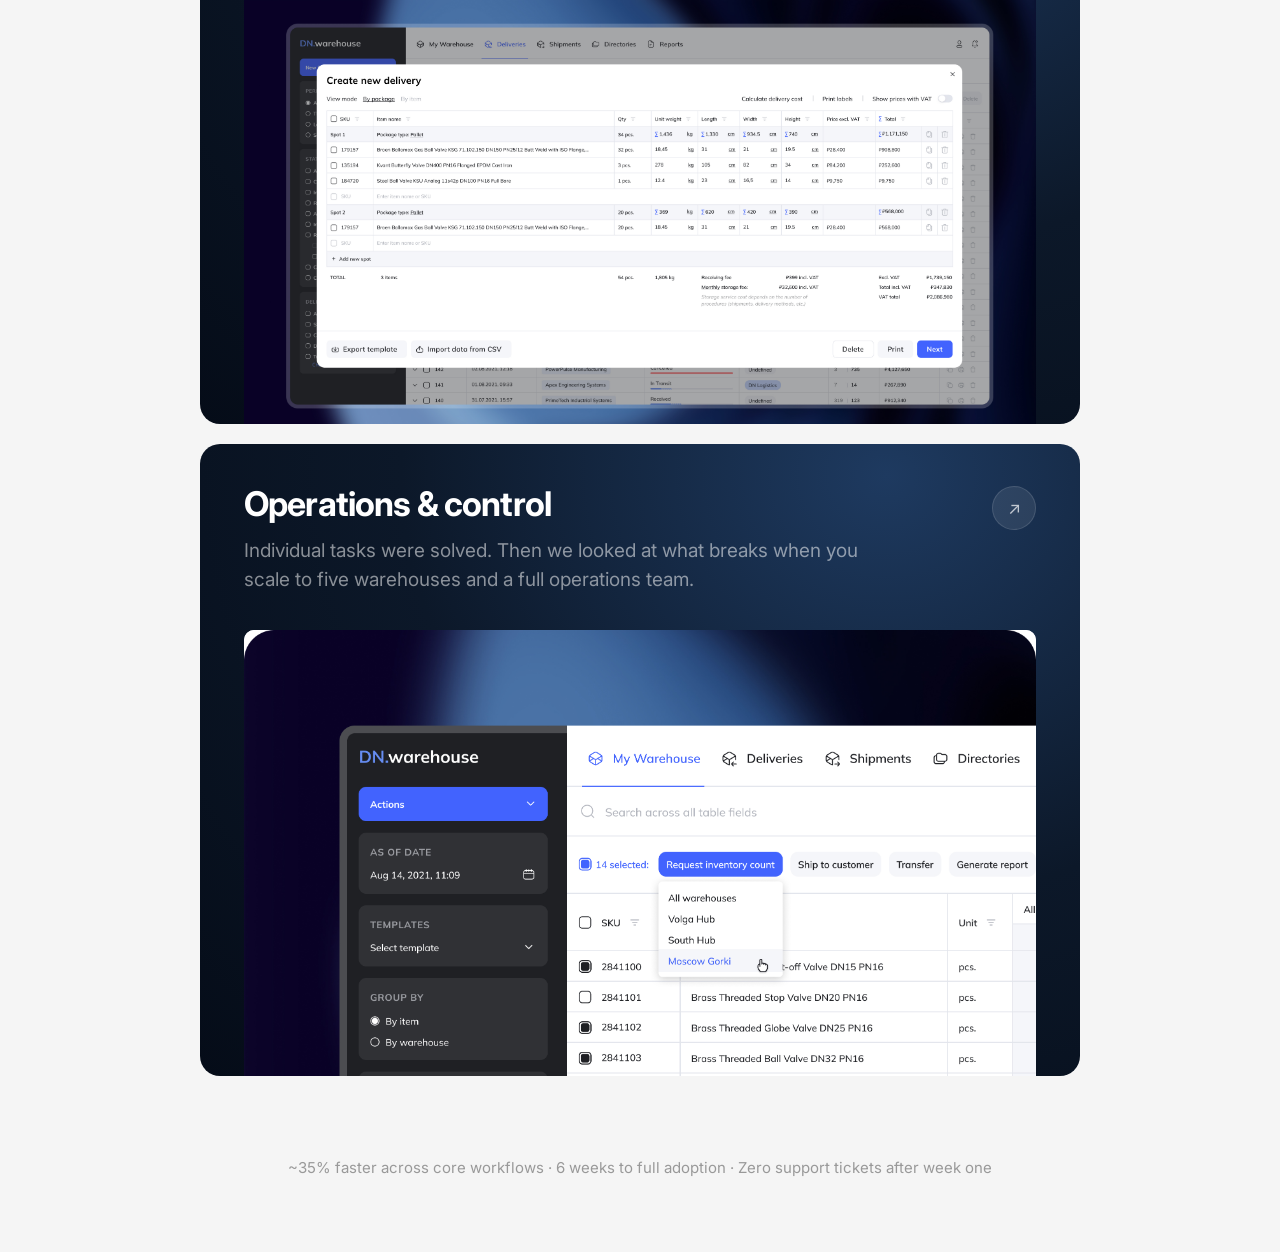
<file: cases/dn-warehouse.html>
<!DOCTYPE html>
<html lang="en">
<head>
  <meta charset="UTF-8" />
  <meta name="viewport" content="width=device-width, initial-scale=1.0" />
  <title>DN Warehouse — Diana Akopyan</title>
  <link rel="preconnect" href="https://fonts.googleapis.com" />
  <link rel="preconnect" href="https://fonts.gstatic.com" crossorigin />
  <link href="https://fonts.googleapis.com/css2?family=Inter:wght@400;500;600;700&display=swap" rel="stylesheet" />
  <style>
    *, *::before, *::after { box-sizing: border-box; margin: 0; padding: 0; }
    html { scroll-behavior: smooth; }
    body {
      font-family: 'Inter', system-ui, -apple-system, sans-serif;
      background: #F5F5F5;
      color: #1a1a1a;
      -webkit-font-smoothing: antialiased;
    }
    a { color: inherit; text-decoration: none; }

    .wrap { max-width: 960px; margin: 0 auto; padding: 0 40px; }

    /* ── Breadcrumb nav ── */
    .nav { padding: 32px 0 0; }
    .breadcrumb {
      display: flex;
      align-items: center;
      gap: 8px;
      font-size: 14px;
      color: #999999;
      letter-spacing: 0.01em;
    }
    .breadcrumb a { transition: color 0.15s; }
    .breadcrumb a:hover { color: #1a1a1a; }
    .breadcrumb__sep { opacity: 0.5; }

    /* ── Intro ── */
    .intro { padding: 48px 0 80px; }

    .intro__statement {
      font-size: 42px;
      line-height: 1.13;
      font-weight: 400;
      letter-spacing: -0.025em;
      color: #1a1a1a;
      max-width: 860px;
      margin-bottom: 40px;
    }

    .intro__author {
      display: flex;
      align-items: flex-start;
      gap: 14px;
      margin-bottom: 48px;
    }
    .intro__avatar {
      width: 42px;
      height: 42px;
      border-radius: 50%;
      background-color: #cccccc;
      background-size: cover;
      background-position: center;
      flex-shrink: 0;
    }
    .intro__bio {
      font-size: 15px;
      line-height: 1.65;
      color: #888888;
      max-width: 680px;
      padding-top: 3px;
    }

    .intro__cols {
      display: grid;
      grid-template-columns: 1fr 1fr;
      gap: 48px;
      font-size: 17px;
      line-height: 1.7;
      color: #1a1a1a;
      margin-bottom: 32px;
    }

    .intro__para {
      font-size: 17px;
      line-height: 1.7;
      color: #1a1a1a;
      max-width: 860px;
    }

    /* ── Cards ── */
    .cards {
      display: flex;
      flex-direction: column;
      gap: 20px;
      padding-bottom: 80px;
    }

    .card {
      display: block;
      border-radius: 20px;
      overflow: hidden;
      padding: 40px 44px 0;
      background: radial-gradient(ellipse at 78% 5%, #1e3a60 0%, #0c1829 50%, #050c18 100%);
      cursor: pointer;
      transition: filter 0.2s;
    }
    .card:hover { filter: brightness(1.08); }

    .card__top {
      display: flex;
      justify-content: space-between;
      align-items: flex-start;
      gap: 20px;
      margin-bottom: 36px;
    }
    .card__text { flex: 1; }

    .card__title {
      font-size: 34px;
      font-weight: 700;
      letter-spacing: -0.025em;
      line-height: 1.15;
      color: #ffffff;
      margin-bottom: 12px;
    }
    .card__desc {
      font-size: 19px;
      line-height: 1.55;
      color: rgba(255, 255, 255, 0.52);
      max-width: 620px;
    }

    .card__arrow {
      width: 44px;
      height: 44px;
      border-radius: 50%;
      background: rgba(255, 255, 255, 0.09);
      border: 1px solid rgba(255, 255, 255, 0.12);
      display: flex;
      align-items: center;
      justify-content: center;
      color: rgba(255, 255, 255, 0.7);
      font-size: 17px;
      flex-shrink: 0;
      margin-top: 2px;
    }

    .card__img {
      display: block;
      width: 100%;
      border-radius: 10px 10px 0 0;
      background: #e8edf4;
      aspect-ratio: 16 / 9;
      object-fit: cover;
      object-position: top left;
    }

    /* ── Footer ── */
    .footer {
      text-align: center;
      font-size: 15px;
      color: #999999;
      line-height: 1.6;
      padding: 0 0 72px;
    }

    /* ── Mobile ── */
    @media (max-width: 640px) {
      .wrap { padding: 0 20px; }
      .intro__statement { font-size: 26px; }
      .intro__cols { grid-template-columns: 1fr; gap: 20px; }
      .intro__para { font-size: 16px; }
      .card { padding: 28px 28px 0; }
      .card__title { font-size: 26px; }
      .card__desc { font-size: 16px; }
      .card__img { aspect-ratio: 4 / 3; }
    }
  </style>
</head>
<body>
  <div class="wrap">

    <nav class="nav">
      <div class="breadcrumb">
        <a href="../index.html">Cases</a>
        <span class="breadcrumb__sep">·</span>
        <span>DN Warehouse</span>
        <span class="breadcrumb__sep">·</span>
        <span>2022–2023</span>
      </div>
    </nav>

    <div class="intro">
      <h1 class="intro__statement">DN.ru is one of Russia's largest suppliers of industrial pipeline valves — own production, warehouses across the country, a network of regional dealers.</h1>

      <div class="intro__author">
        <div class="intro__avatar" style="background-image: url('../diana.jpg')"></div>
        <p class="intro__bio">I was the sole designer and product owner. Worked directly with the warehouse director, company owner, and warehouse staff across five locations. 12 months, zero to production.</p>
      </div>

      <div class="intro__cols">
        <p>The old model: a dealer orders from DN, receives goods at their warehouse, then ships to their client. Two logistics steps where one would do.</p>
        <p>The new idea: give dealers access to DN's warehouse infrastructure directly. DN fulfills orders straight to dealers' end clients — picking, packing, last-mile. Dealers save on storage. DN earns on logistics margin.</p>
      </div>

      <p class="intro__para">No off-the-shelf WMS supported the combination of complex industrial nomenclature, multi-location stock, and this new fulfillment model. We evaluated several — none fit. So we built from scratch.</p>
    </div>

    <section class="cards">

      <a href="dn-warehouse-inventory.html" class="card">
        <div class="card__top">
          <div class="card__text">
            <h2 class="card__title">Inventory visibility</h2>
            <p class="card__desc">How we replaced three daily tools with one table and cut stock lookup time from 4 minutes to 30 seconds.</p>
          </div>
          <div class="card__arrow">↗</div>
        </div>
        <img src="my-warehouse-main.jpg" alt="My Warehouse main screen" class="card__img" />
      </a>

      <a href="dn-warehouse-delivery.html" class="card">
        <div class="card__top">
          <div class="card__text">
            <h2 class="card__title">Delivery management</h2>
            <p class="card__desc">Three months of operational logs pointed to the same two failure patterns every week. Here's what we changed.</p>
          </div>
          <div class="card__arrow">↗</div>
        </div>
        <img src="create-new-delivery.jpg" alt="Create new delivery screen" class="card__img" />
      </a>

      <a href="dn-warehouse-operations.html" class="card">
        <div class="card__top">
          <div class="card__text">
            <h2 class="card__title">Operations & control</h2>
            <p class="card__desc">Individual tasks were solved. Then we looked at what breaks when you scale to five warehouses and a full operations team.</p>
          </div>
          <div class="card__arrow">↗</div>
        </div>
        <img src="few-selected-actions.jpg" alt="Multi-select actions" class="card__img" />
      </a>

    </section>

    <footer class="footer">
      ~35% faster across core workflows · 6 weeks to full adoption · Zero support tickets after week one
    </footer>

  </div>
</body>
</html>
</file>
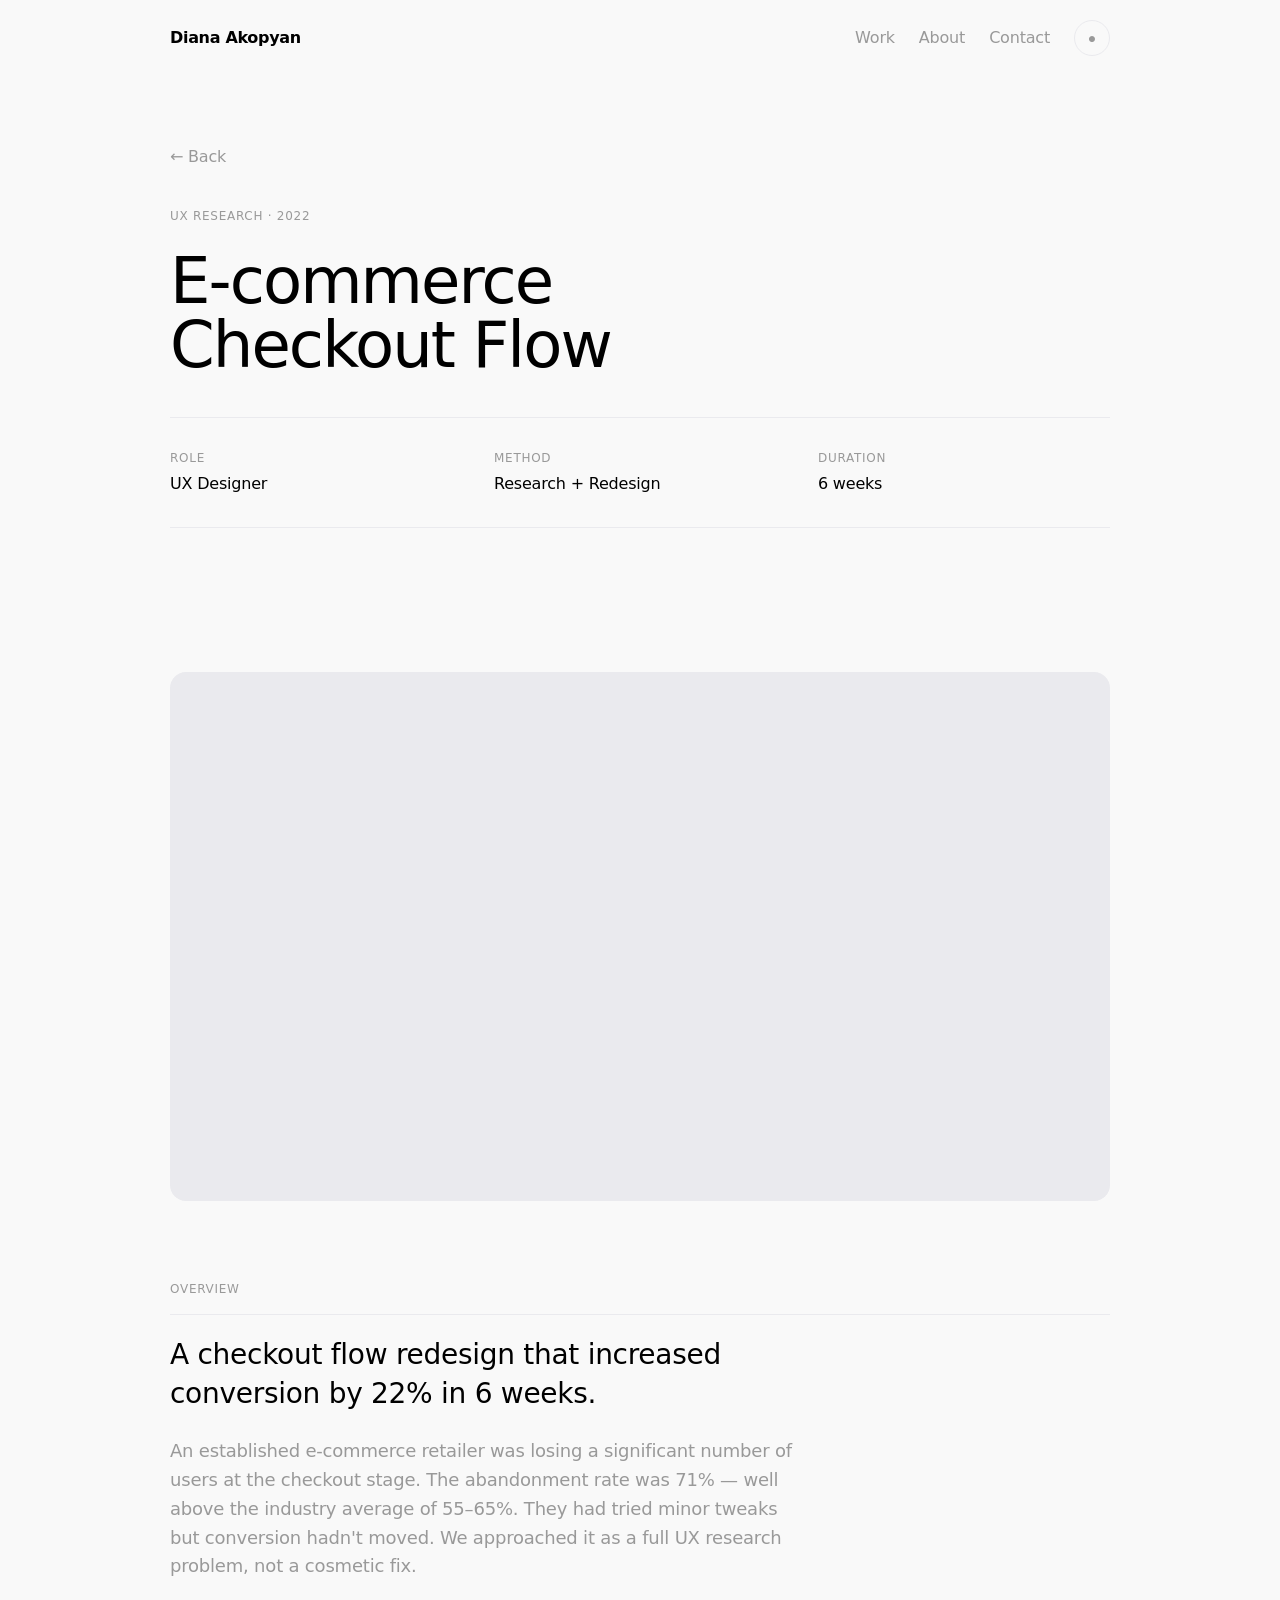
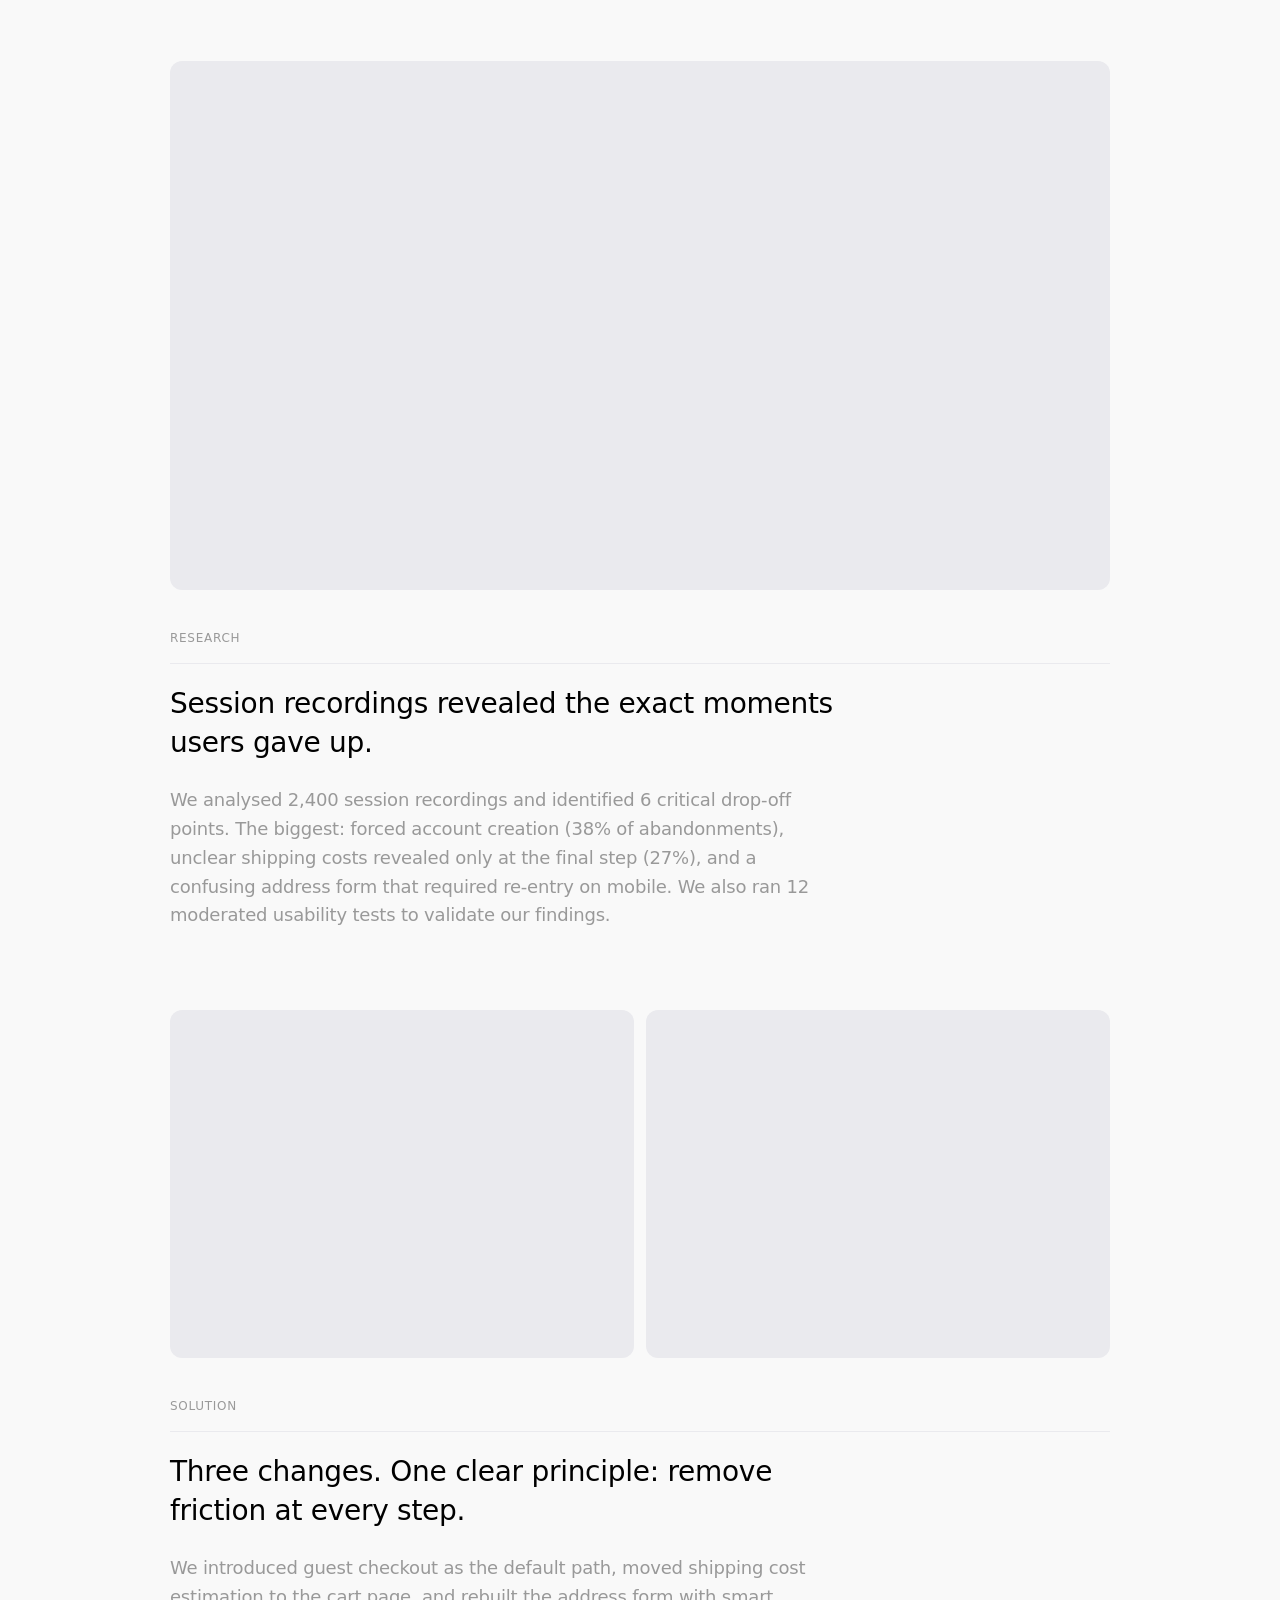
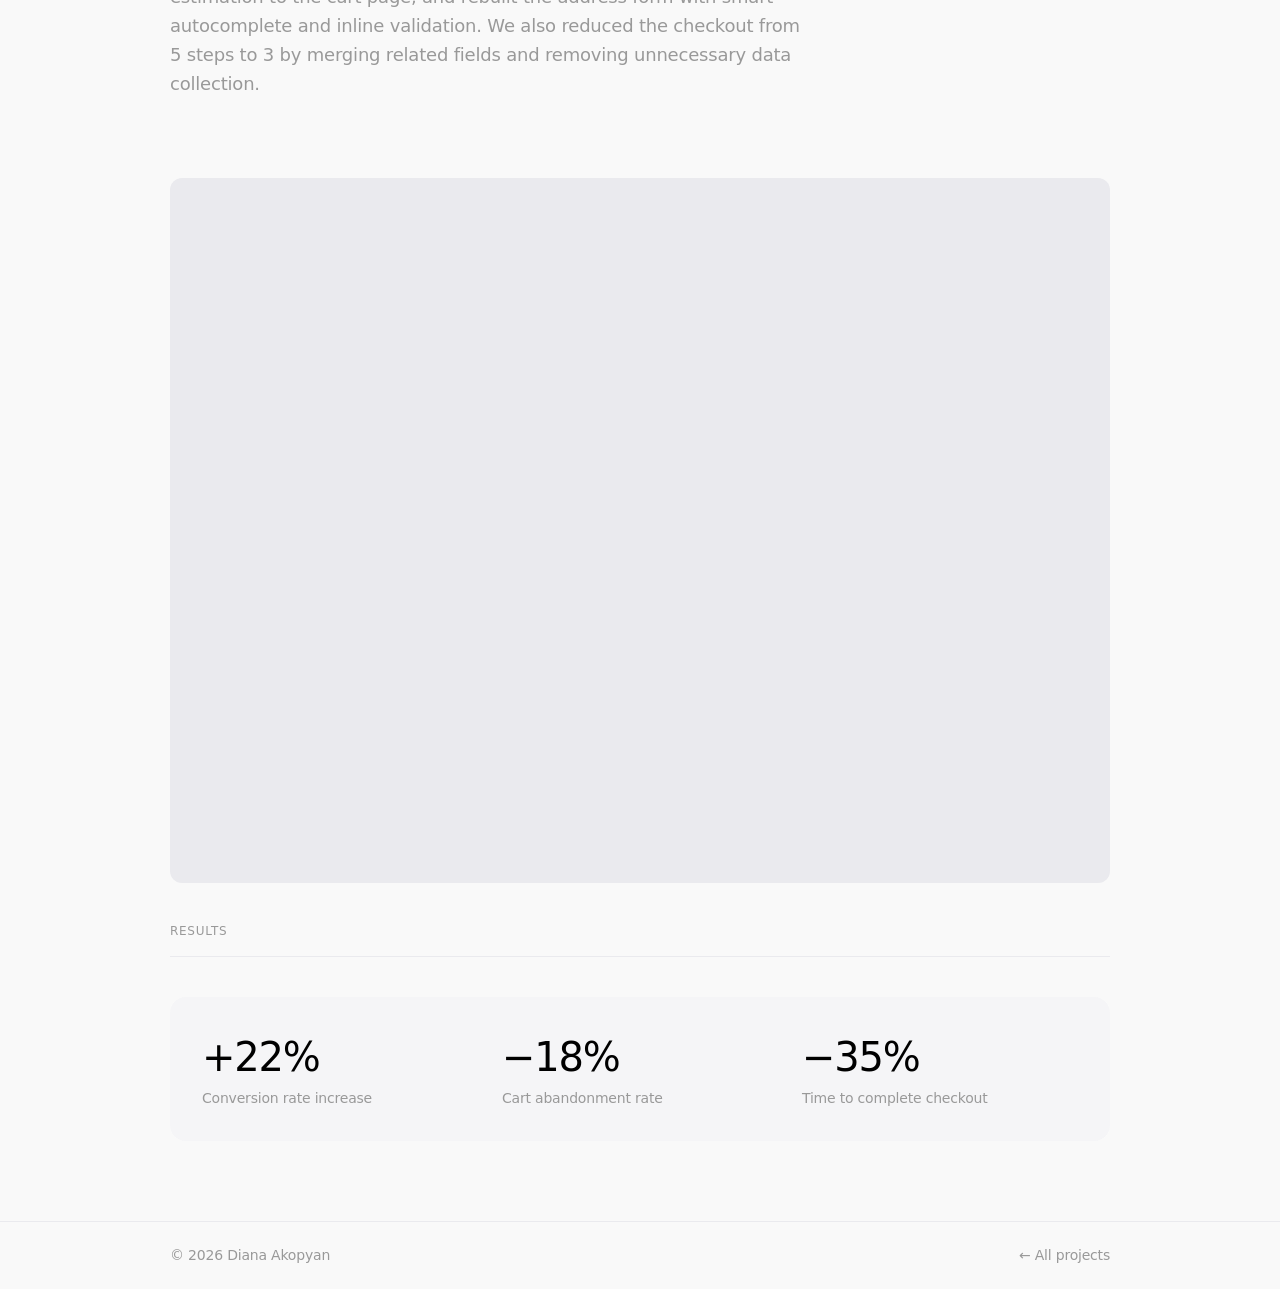
<file: cases/ecommerce.html>
<!DOCTYPE html>
<html lang="en" data-theme="light">
<head>
  <meta charset="UTF-8" />
  <meta name="viewport" content="width=device-width, initial-scale=1.0" />
  <title>E-commerce Checkout — Diana Akopyan</title>
  <link rel="stylesheet" href="../css/styles.css" />
</head>
<body>

  <header class="header" id="header">
    <div class="wrap header__inner">
      <a href="../index.html" class="header__logo">Diana Akopyan</a>
      <nav class="header__nav">
        <a href="../index.html#work" class="header__link">Work</a>
        <a href="../index.html#about" class="header__link">About</a>
        <a href="../index.html#contact" class="header__link">Contact</a>
        <button class="theme-toggle" id="themeToggle" aria-label="Toggle theme">●</button>
      </nav>
    </div>
  </header>

  <main>
    <div class="wrap">

      <section class="case-hero">
        <a href="../index.html" class="case-back">← Back</a>
        <p class="case-hero__label">UX Research · 2022</p>
        <h1 class="case-hero__title">E-commerce<br />Checkout Flow</h1>

        <div class="case-meta">
          <div class="case-meta__item">
            <p class="case-meta__key">Role</p>
            <p class="case-meta__val">UX Designer</p>
          </div>
          <div class="case-meta__item">
            <p class="case-meta__key">Method</p>
            <p class="case-meta__val">Research + Redesign</p>
          </div>
          <div class="case-meta__item">
            <p class="case-meta__key">Duration</p>
            <p class="case-meta__val">6 weeks</p>
          </div>
        </div>
      </section>

      <div class="case-cover"></div>

      <section class="case-section">
        <p class="case-section__label">Overview</p>
        <p class="case-text">A checkout flow redesign that increased conversion by 22% in 6 weeks.</p>
        <p class="case-body">An established e-commerce retailer was losing a significant number of users at the checkout stage. The abandonment rate was 71% — well above the industry average of 55–65%. They had tried minor tweaks but conversion hadn't moved. We approached it as a full UX research problem, not a cosmetic fix.</p>
      </section>

      <div class="case-image-block case-image-block--wide"></div>

      <section class="case-section">
        <p class="case-section__label">Research</p>
        <p class="case-text">Session recordings revealed the exact moments users gave up.</p>
        <p class="case-body">We analysed 2,400 session recordings and identified 6 critical drop-off points. The biggest: forced account creation (38% of abandonments), unclear shipping costs revealed only at the final step (27%), and a confusing address form that required re-entry on mobile. We also ran 12 moderated usability tests to validate our findings.</p>
      </section>

      <div class="case-image-row">
        <div class="case-image-block"></div>
        <div class="case-image-block"></div>
      </div>

      <section class="case-section">
        <p class="case-section__label">Solution</p>
        <p class="case-text">Three changes. One clear principle: remove friction at every step.</p>
        <p class="case-body">We introduced guest checkout as the default path, moved shipping cost estimation to the cart page, and rebuilt the address form with smart autocomplete and inline validation. We also reduced the checkout from 5 steps to 3 by merging related fields and removing unnecessary data collection.</p>
      </section>

      <div class="case-image-block case-image-block--tall"></div>

      <section class="case-section">
        <p class="case-section__label">Results</p>
        <div class="case-result">
          <div class="case-result__item">
            <p class="case-result__num">+22%</p>
            <p class="case-result__desc">Conversion rate increase</p>
          </div>
          <div class="case-result__item">
            <p class="case-result__num">−18%</p>
            <p class="case-result__desc">Cart abandonment rate</p>
          </div>
          <div class="case-result__item">
            <p class="case-result__num">−35%</p>
            <p class="case-result__desc">Time to complete checkout</p>
          </div>
        </div>
      </section>

    </div>
  </main>

  <footer class="footer">
    <div class="wrap footer__inner">
      <span class="footer__copy">© 2026 Diana Akopyan</span>
      <a href="../index.html#work" class="footer__link">← All projects</a>
    </div>
  </footer>

  <script src="../js/script.js"></script>
</body>
</html>
</file>
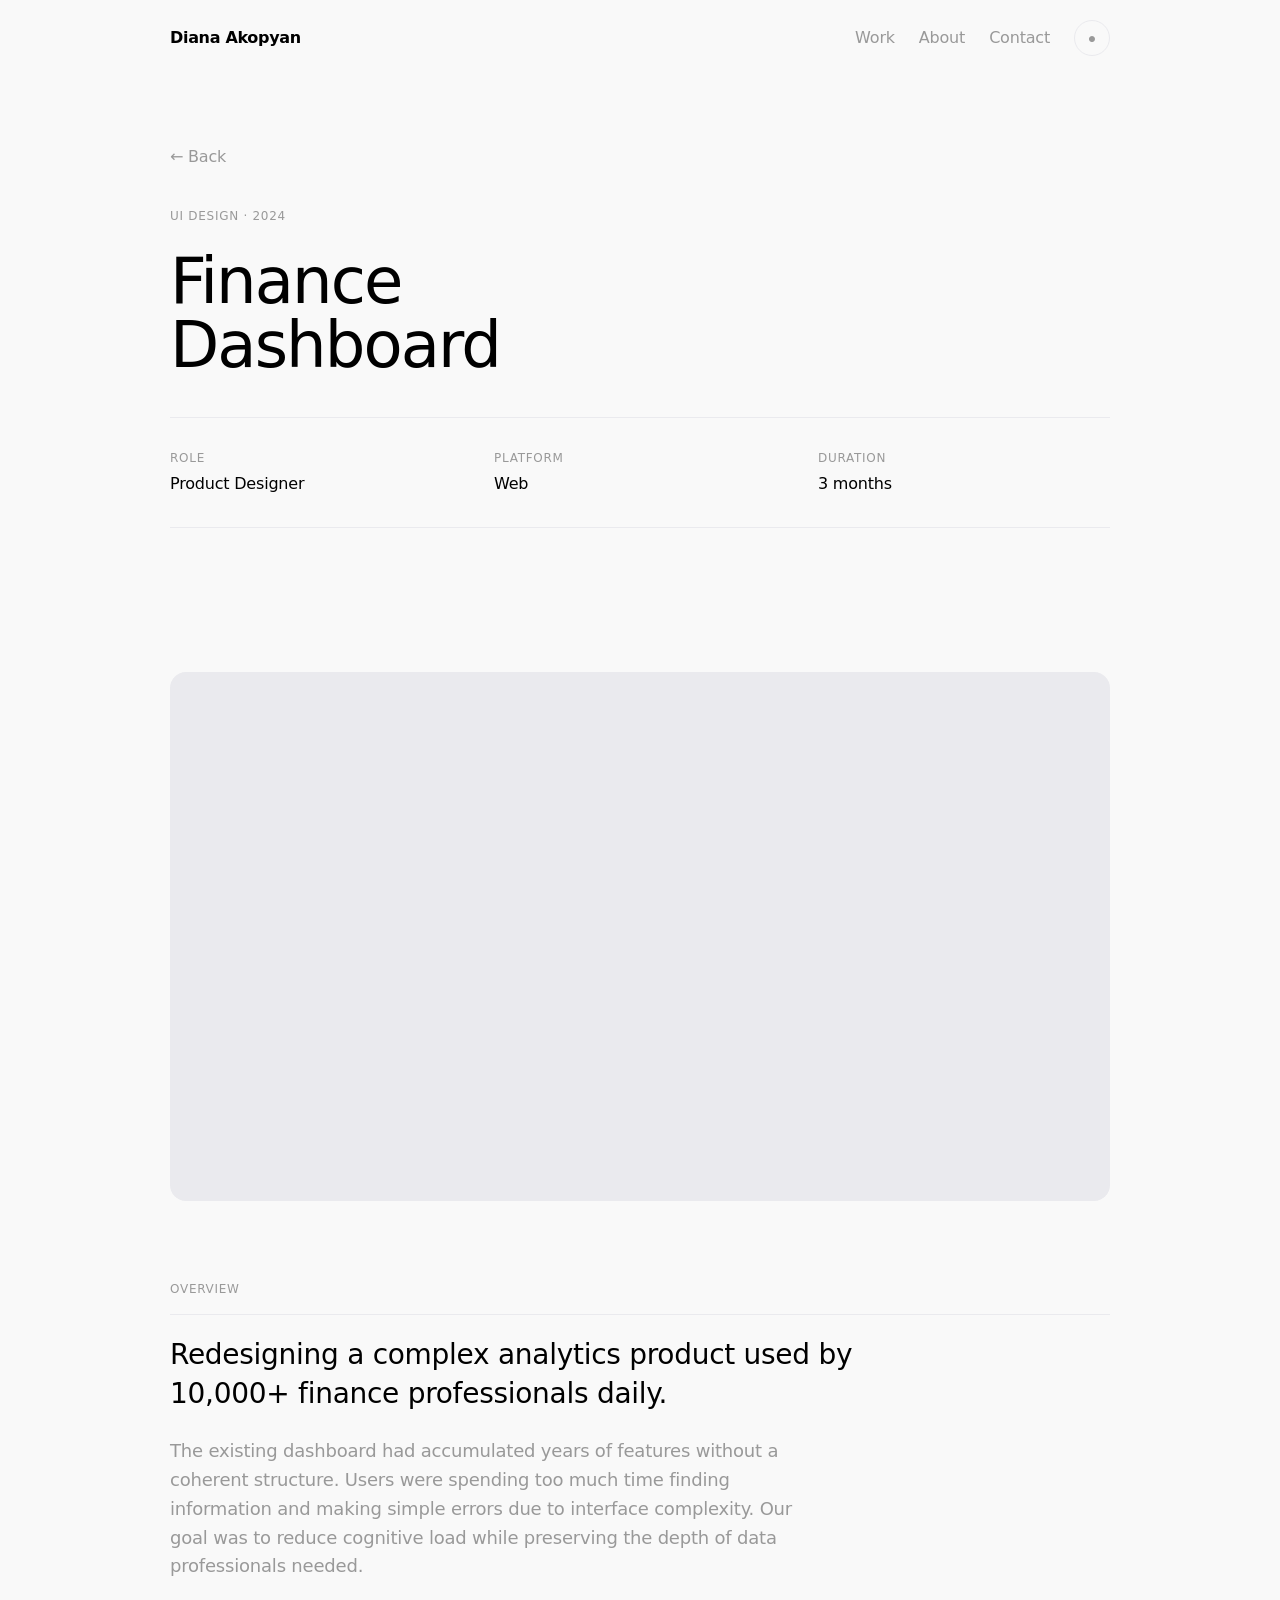
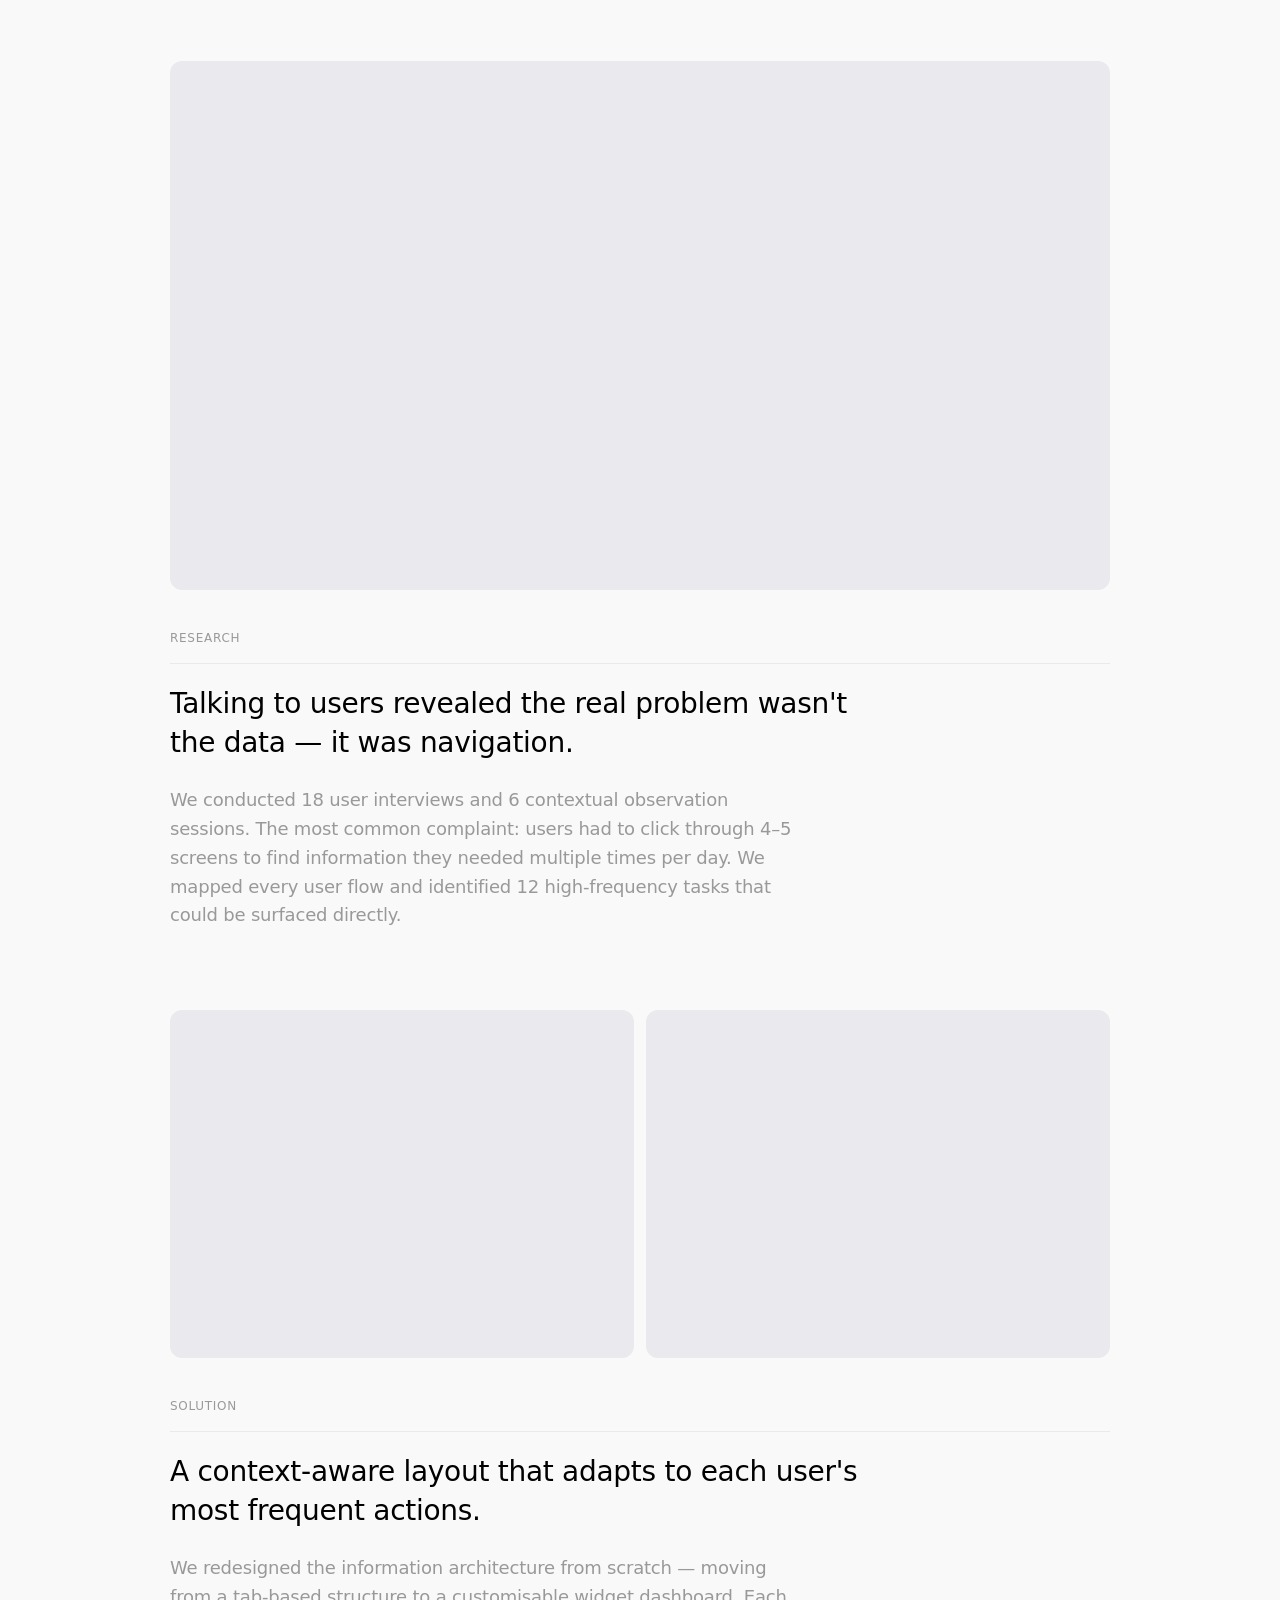
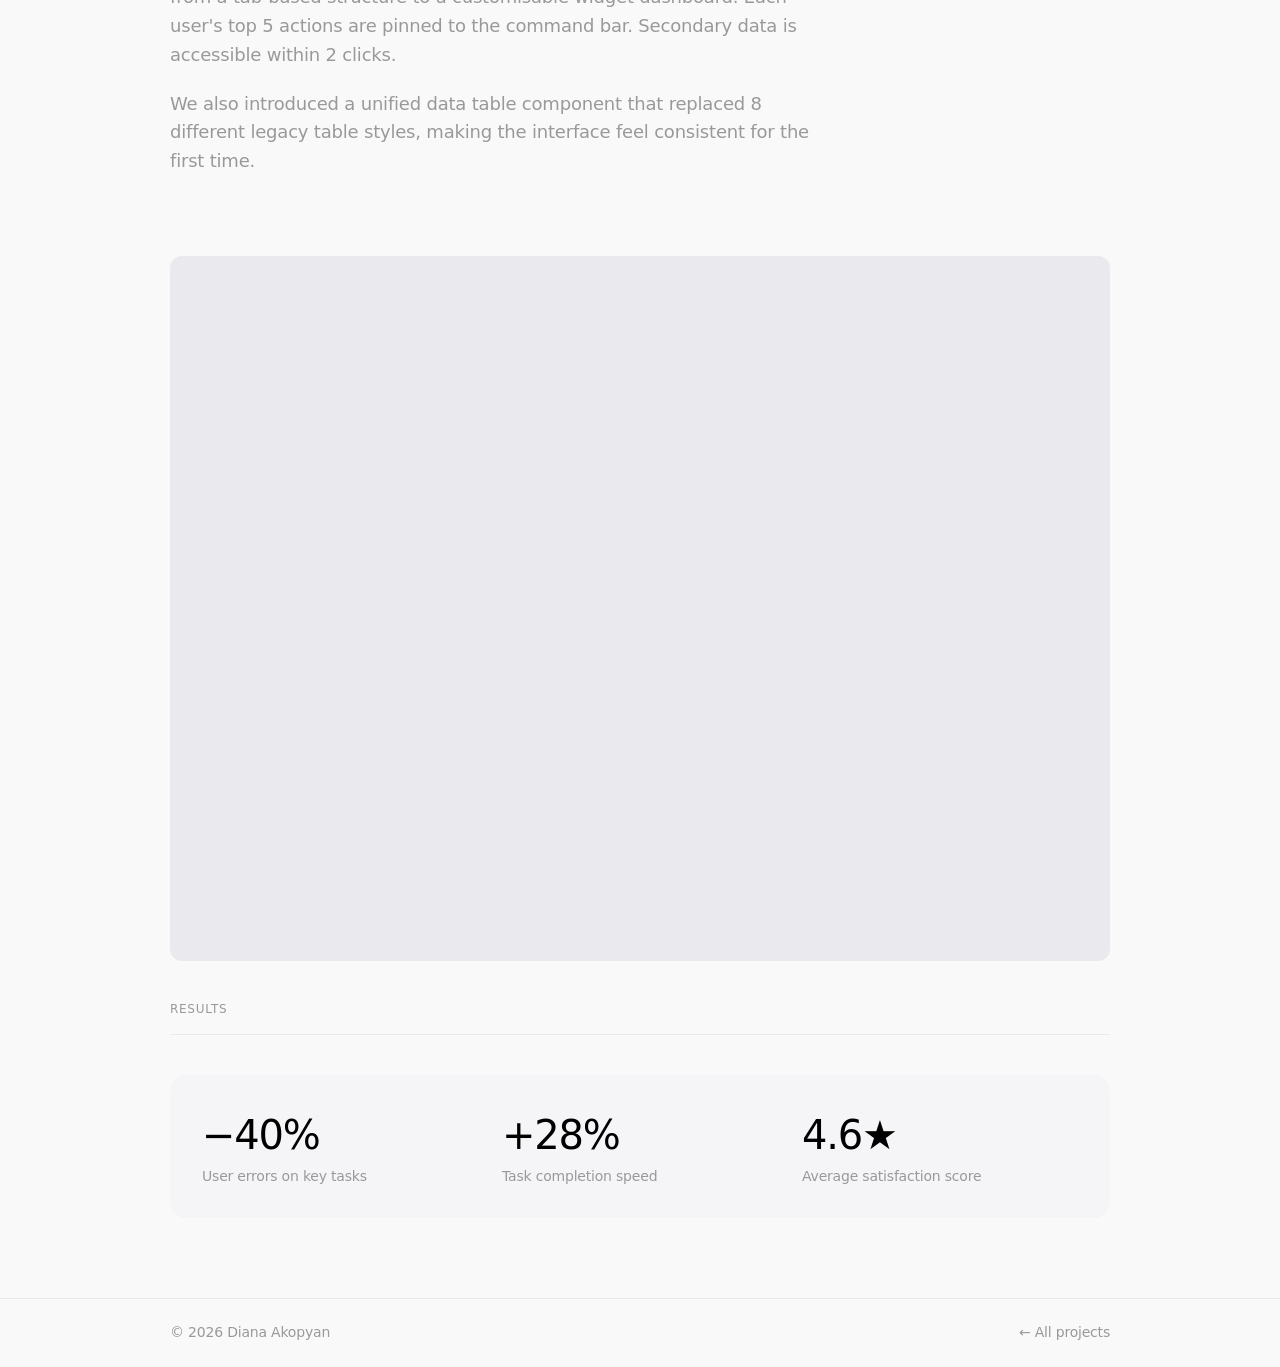
<file: cases/finance-dashboard.html>
<!DOCTYPE html>
<html lang="en" data-theme="light">
<head>
  <meta charset="UTF-8" />
  <meta name="viewport" content="width=device-width, initial-scale=1.0" />
  <title>Finance Dashboard — Diana Akopyan</title>
  <link rel="stylesheet" href="../css/styles.css" />
</head>
<body>

  <header class="header" id="header">
    <div class="wrap header__inner">
      <a href="../index.html" class="header__logo">Diana Akopyan</a>
      <nav class="header__nav">
        <a href="../index.html#work" class="header__link">Work</a>
        <a href="../index.html#about" class="header__link">About</a>
        <a href="../index.html#contact" class="header__link">Contact</a>
        <button class="theme-toggle" id="themeToggle" aria-label="Toggle theme">●</button>
      </nav>
    </div>
  </header>

  <main>
    <div class="wrap">

      <section class="case-hero">
        <a href="../index.html" class="case-back">← Back</a>
        <p class="case-hero__label">UI Design · 2024</p>
        <h1 class="case-hero__title">Finance<br />Dashboard</h1>

        <div class="case-meta">
          <div class="case-meta__item">
            <p class="case-meta__key">Role</p>
            <p class="case-meta__val">Product Designer</p>
          </div>
          <div class="case-meta__item">
            <p class="case-meta__key">Platform</p>
            <p class="case-meta__val">Web</p>
          </div>
          <div class="case-meta__item">
            <p class="case-meta__key">Duration</p>
            <p class="case-meta__val">3 months</p>
          </div>
        </div>
      </section>

      <div class="case-cover"></div>

      <section class="case-section">
        <p class="case-section__label">Overview</p>
        <p class="case-text">Redesigning a complex analytics product used by 10,000+ finance professionals daily.</p>
        <p class="case-body">The existing dashboard had accumulated years of features without a coherent structure. Users were spending too much time finding information and making simple errors due to interface complexity. Our goal was to reduce cognitive load while preserving the depth of data professionals needed.</p>
      </section>

      <div class="case-image-block case-image-block--wide"></div>

      <section class="case-section">
        <p class="case-section__label">Research</p>
        <p class="case-text">Talking to users revealed the real problem wasn't the data — it was navigation.</p>
        <p class="case-body">We conducted 18 user interviews and 6 contextual observation sessions. The most common complaint: users had to click through 4–5 screens to find information they needed multiple times per day. We mapped every user flow and identified 12 high-frequency tasks that could be surfaced directly.</p>
      </section>

      <div class="case-image-row">
        <div class="case-image-block"></div>
        <div class="case-image-block"></div>
      </div>

      <section class="case-section">
        <p class="case-section__label">Solution</p>
        <p class="case-text">A context-aware layout that adapts to each user's most frequent actions.</p>
        <p class="case-body">We redesigned the information architecture from scratch — moving from a tab-based structure to a customisable widget dashboard. Each user's top 5 actions are pinned to the command bar. Secondary data is accessible within 2 clicks.</p>
        <p class="case-body">We also introduced a unified data table component that replaced 8 different legacy table styles, making the interface feel consistent for the first time.</p>
      </section>

      <div class="case-image-block case-image-block--tall"></div>

      <section class="case-section">
        <p class="case-section__label">Results</p>
        <div class="case-result">
          <div class="case-result__item">
            <p class="case-result__num">−40%</p>
            <p class="case-result__desc">User errors on key tasks</p>
          </div>
          <div class="case-result__item">
            <p class="case-result__num">+28%</p>
            <p class="case-result__desc">Task completion speed</p>
          </div>
          <div class="case-result__item">
            <p class="case-result__num">4.6★</p>
            <p class="case-result__desc">Average satisfaction score</p>
          </div>
        </div>
      </section>

    </div>
  </main>

  <footer class="footer">
    <div class="wrap footer__inner">
      <span class="footer__copy">© 2026 Diana Akopyan</span>
      <a href="../index.html#work" class="footer__link">← All projects</a>
    </div>
  </footer>

  <script src="../js/script.js"></script>
</body>
</html>
</file>
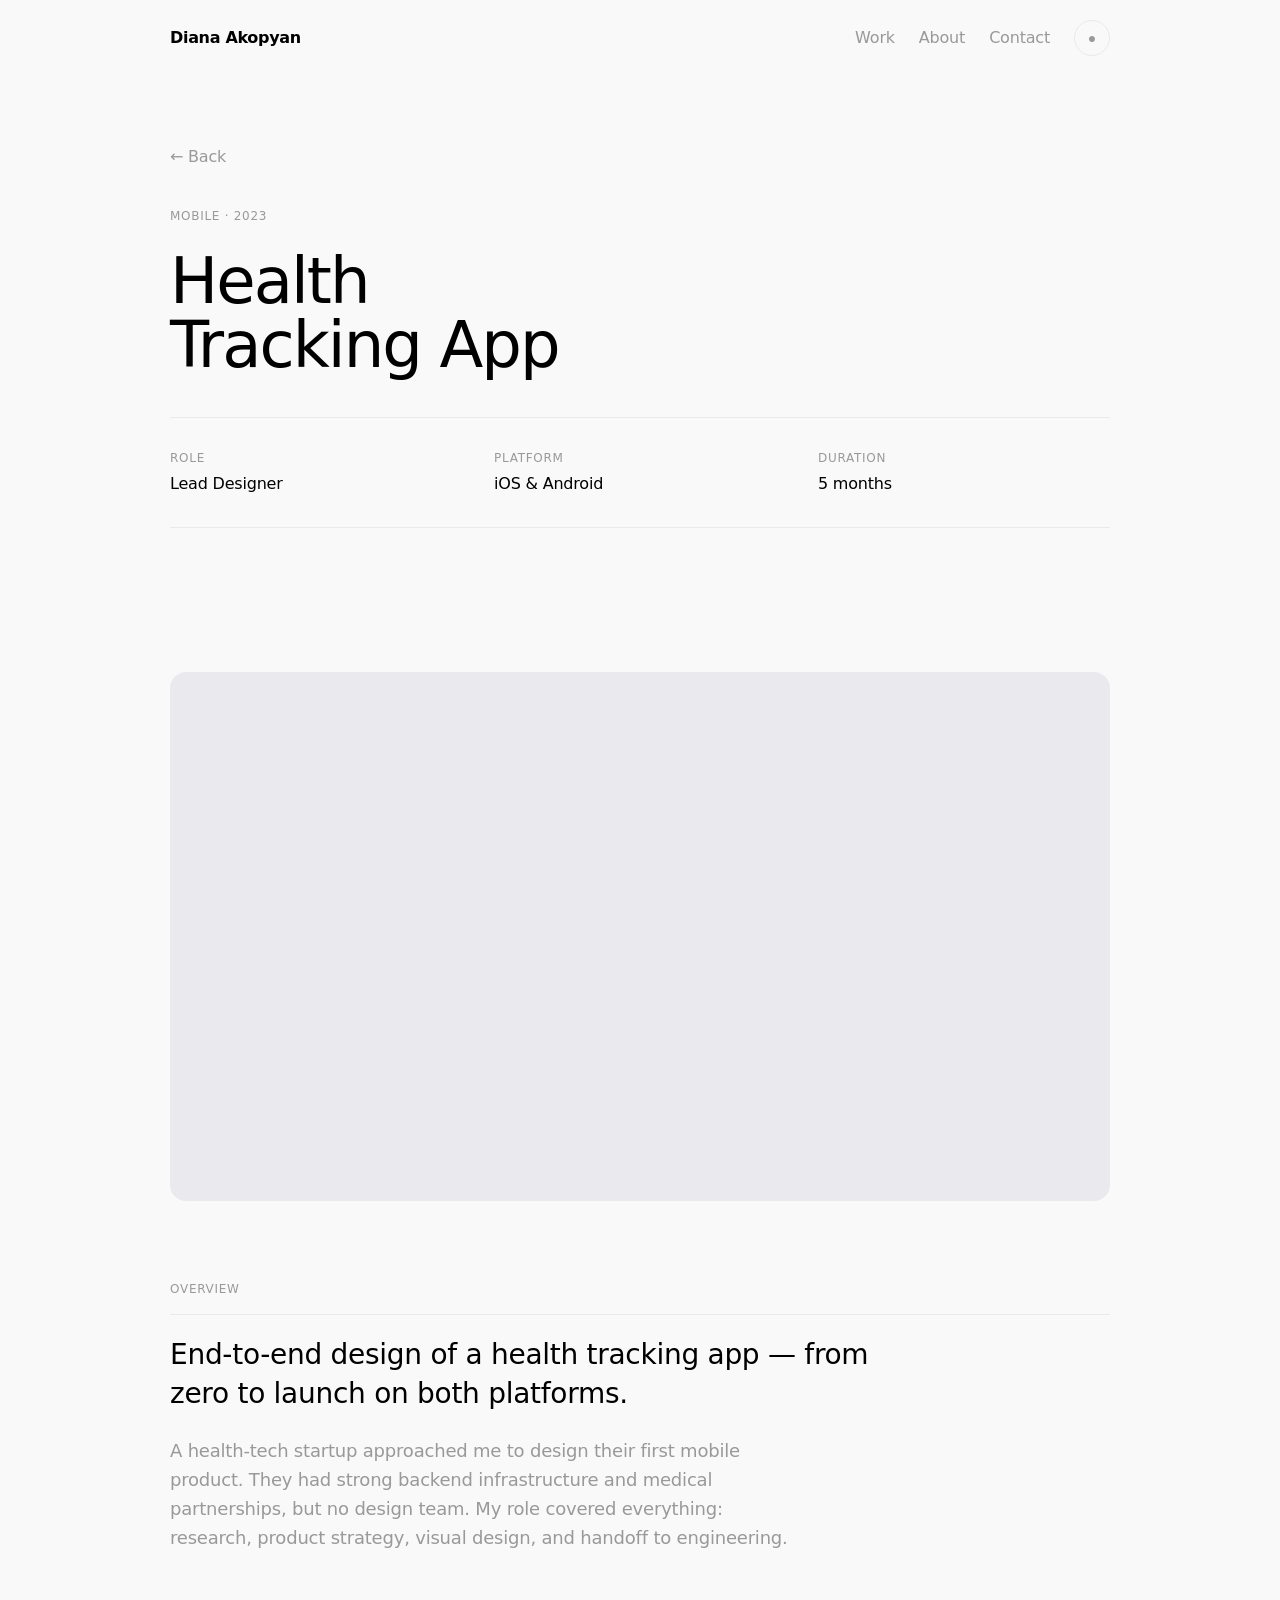
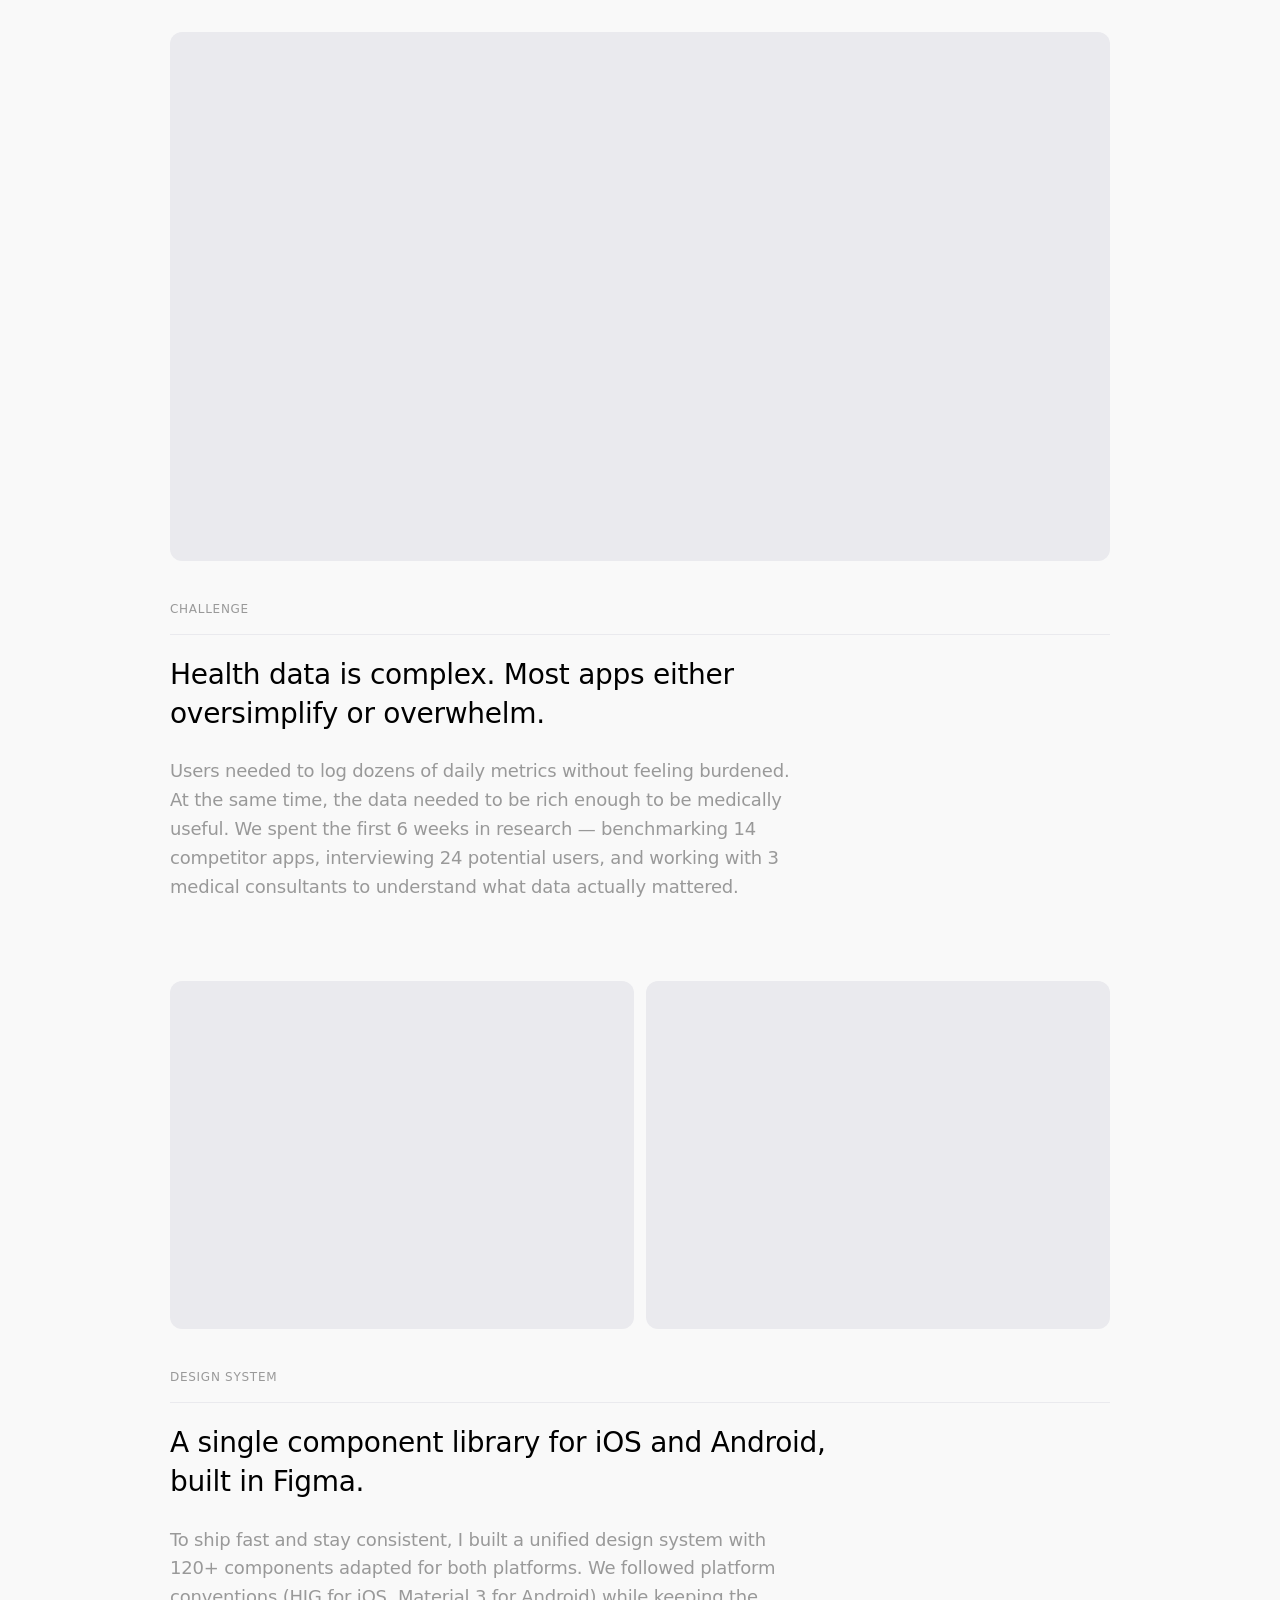
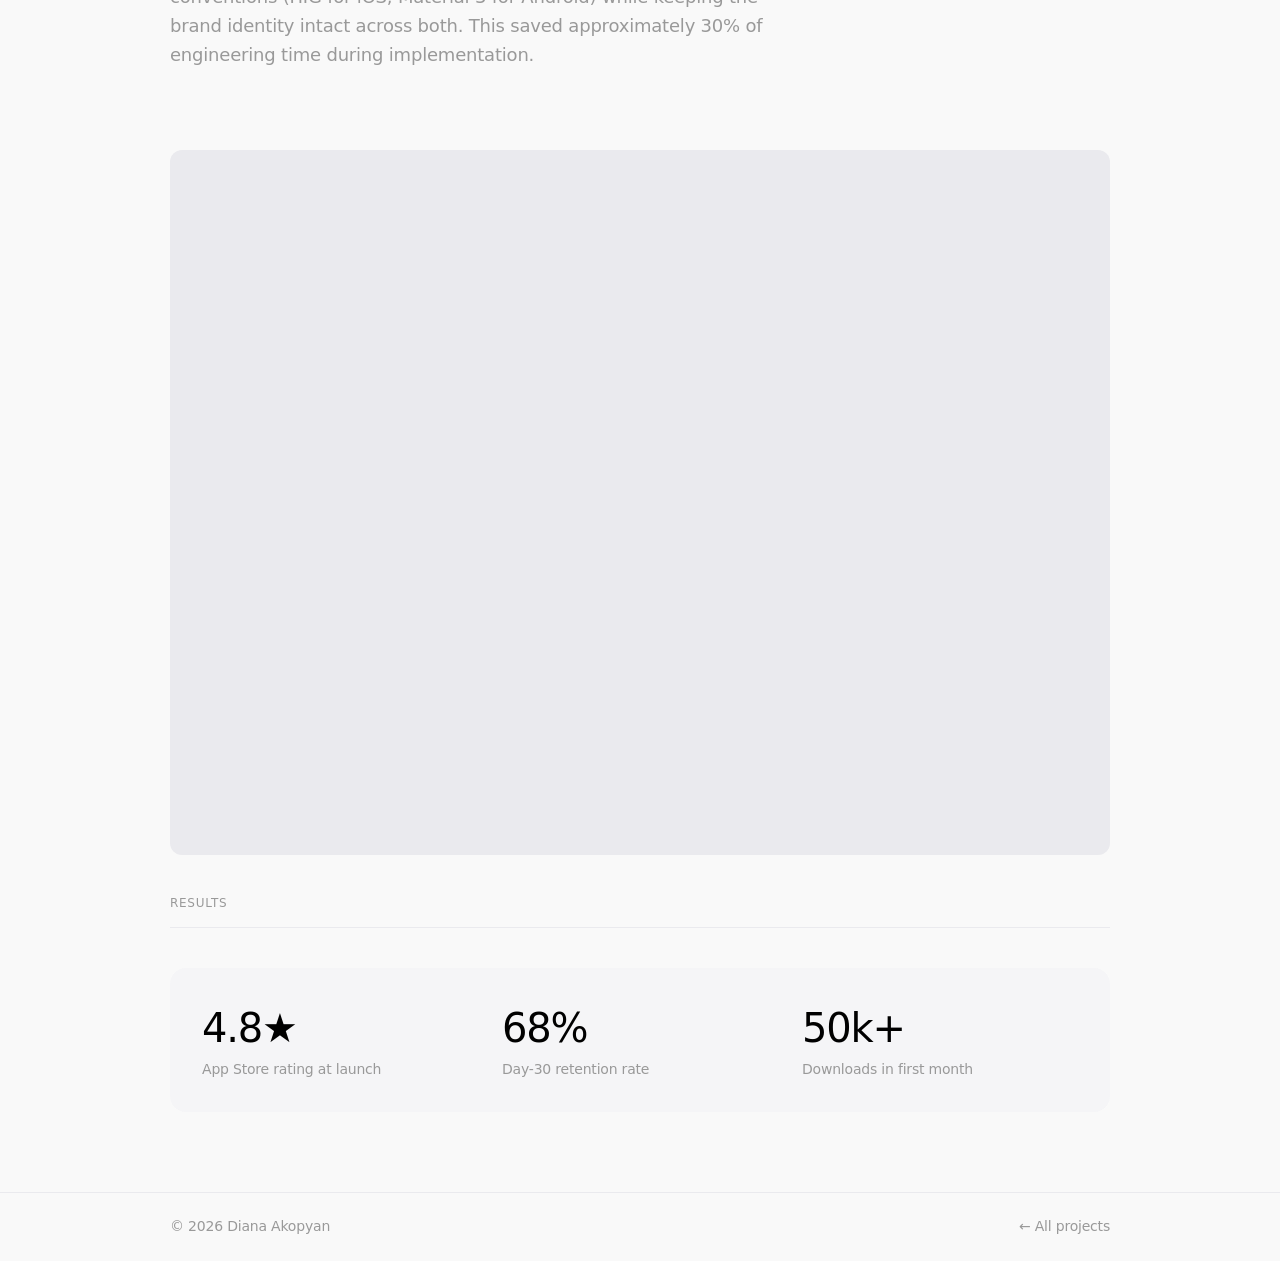
<file: cases/health-app.html>
<!DOCTYPE html>
<html lang="en" data-theme="light">
<head>
  <meta charset="UTF-8" />
  <meta name="viewport" content="width=device-width, initial-scale=1.0" />
  <title>Health Tracking App — Diana Akopyan</title>
  <link rel="stylesheet" href="../css/styles.css" />
</head>
<body>

  <header class="header" id="header">
    <div class="wrap header__inner">
      <a href="../index.html" class="header__logo">Diana Akopyan</a>
      <nav class="header__nav">
        <a href="../index.html#work" class="header__link">Work</a>
        <a href="../index.html#about" class="header__link">About</a>
        <a href="../index.html#contact" class="header__link">Contact</a>
        <button class="theme-toggle" id="themeToggle" aria-label="Toggle theme">●</button>
      </nav>
    </div>
  </header>

  <main>
    <div class="wrap">

      <section class="case-hero">
        <a href="../index.html" class="case-back">← Back</a>
        <p class="case-hero__label">Mobile · 2023</p>
        <h1 class="case-hero__title">Health<br />Tracking App</h1>

        <div class="case-meta">
          <div class="case-meta__item">
            <p class="case-meta__key">Role</p>
            <p class="case-meta__val">Lead Designer</p>
          </div>
          <div class="case-meta__item">
            <p class="case-meta__key">Platform</p>
            <p class="case-meta__val">iOS & Android</p>
          </div>
          <div class="case-meta__item">
            <p class="case-meta__key">Duration</p>
            <p class="case-meta__val">5 months</p>
          </div>
        </div>
      </section>

      <div class="case-cover"></div>

      <section class="case-section">
        <p class="case-section__label">Overview</p>
        <p class="case-text">End-to-end design of a health tracking app — from zero to launch on both platforms.</p>
        <p class="case-body">A health-tech startup approached me to design their first mobile product. They had strong backend infrastructure and medical partnerships, but no design team. My role covered everything: research, product strategy, visual design, and handoff to engineering.</p>
      </section>

      <div class="case-image-block case-image-block--wide"></div>

      <section class="case-section">
        <p class="case-section__label">Challenge</p>
        <p class="case-text">Health data is complex. Most apps either oversimplify or overwhelm.</p>
        <p class="case-body">Users needed to log dozens of daily metrics without feeling burdened. At the same time, the data needed to be rich enough to be medically useful. We spent the first 6 weeks in research — benchmarking 14 competitor apps, interviewing 24 potential users, and working with 3 medical consultants to understand what data actually mattered.</p>
      </section>

      <div class="case-image-row">
        <div class="case-image-block"></div>
        <div class="case-image-block"></div>
      </div>

      <section class="case-section">
        <p class="case-section__label">Design System</p>
        <p class="case-text">A single component library for iOS and Android, built in Figma.</p>
        <p class="case-body">To ship fast and stay consistent, I built a unified design system with 120+ components adapted for both platforms. We followed platform conventions (HIG for iOS, Material 3 for Android) while keeping the brand identity intact across both. This saved approximately 30% of engineering time during implementation.</p>
      </section>

      <div class="case-image-block case-image-block--tall"></div>

      <section class="case-section">
        <p class="case-section__label">Results</p>
        <div class="case-result">
          <div class="case-result__item">
            <p class="case-result__num">4.8★</p>
            <p class="case-result__desc">App Store rating at launch</p>
          </div>
          <div class="case-result__item">
            <p class="case-result__num">68%</p>
            <p class="case-result__desc">Day-30 retention rate</p>
          </div>
          <div class="case-result__item">
            <p class="case-result__num">50k+</p>
            <p class="case-result__desc">Downloads in first month</p>
          </div>
        </div>
      </section>

    </div>
  </main>

  <footer class="footer">
    <div class="wrap footer__inner">
      <span class="footer__copy">© 2026 Diana Akopyan</span>
      <a href="../index.html#work" class="footer__link">← All projects</a>
    </div>
  </footer>

  <script src="../js/script.js"></script>
</body>
</html>
</file>
<file: css/styles.css>
/* ========================
   CSS VARIABLES (light/dark)
   ======================== */
:root {
  --bg:         #F9F9F9;
  --text:       #000000;
  --muted:      #999999;
  --border:     #EAEAEE;
  --card-bg:    #F5F5F7;
  --card-image: #EAEAEE;
  --hover-bg:   #F0F0F2;
}

[data-theme="dark"] {
  --bg:         #000000;
  --text:       #F9F9F9;
  --muted:      #666666;
  --border:     #1A1A1A;
  --card-bg:    #111111;
  --card-image: #1C1C1C;
  --hover-bg:   #161616;
}

/* ========================
   RESET & BASE
   ======================== */
*, *::before, *::after {
  box-sizing: border-box;
  margin: 0;
  padding: 0;
}

html {
  scroll-behavior: smooth;
}

body {
  font-family: -apple-system, "system-ui", "Segoe UI", Roboto, "Helvetica Neue", sans-serif;
  font-size: 20px;
  font-weight: 500;
  line-height: 1.4;
  letter-spacing: -0.01em;
  color: var(--text);
  background: var(--bg);
  -webkit-font-smoothing: antialiased;
  transition: background 0.3s ease, color 0.3s ease;
}

a {
  color: inherit;
  text-decoration: none;
}

ul { list-style: none; }
img { display: block; max-width: 100%; }

/* ========================
   CONTAINER / WRAP
   ======================== */
.wrap {
  max-width: 940px;
  width: 90%;
  margin: 0 auto;
}

/* ========================
   HEADER
   ======================== */
.header {
  position: sticky;
  top: 0;
  z-index: 100;
  background: var(--bg);
  transition: background 0.3s ease, border-color 0.2s ease;
  border-bottom: 1px solid transparent;
  padding: 20px 0;
}

.header.scrolled {
  border-color: var(--border);
}

.header__inner {
  display: flex;
  align-items: center;
  justify-content: space-between;
  gap: 24px;
}

.header__logo {
  font-size: 16px;
  font-weight: 600;
  letter-spacing: -0.02em;
  color: var(--text);
  white-space: nowrap;
}

.header__nav {
  display: flex;
  align-items: center;
  gap: 24px;
}

.header__link {
  font-size: 16px;
  font-weight: 500;
  color: var(--muted);
  transition: color 0.2s ease;
}

.header__link:hover {
  color: var(--text);
}

.theme-toggle {
  width: 36px;
  height: 36px;
  display: flex;
  align-items: center;
  justify-content: center;
  border-radius: 50%;
  border: 1px solid var(--border);
  background: none;
  cursor: pointer;
  color: var(--muted);
  font-size: 14px;
  transition: color 0.2s ease, border-color 0.2s ease, background 0.2s ease;
  flex-shrink: 0;
}

.theme-toggle:hover {
  color: var(--text);
  border-color: var(--text);
}

/* Mobile menu button */
.header__menu-btn {
  display: none;
  flex-direction: column;
  justify-content: center;
  gap: 5px;
  width: 32px;
  height: 32px;
  background: none;
  border: none;
  cursor: pointer;
  padding: 4px;
}

.header__menu-btn span {
  display: block;
  width: 100%;
  height: 1.5px;
  background: var(--text);
  border-radius: 2px;
  transition: 0.2s ease;
}

@media (max-width: 640px) {
  .header__nav { display: none; }
  .header__menu-btn { display: flex; }
}

/* ========================
   MOBILE MENU
   ======================== */
.mobile-menu {
  display: none;
  position: fixed;
  inset: 0;
  z-index: 200;
  background: var(--bg);
  flex-direction: column;
  align-items: center;
  justify-content: center;
  gap: 32px;
}

.mobile-menu.open { display: flex; }

.mobile-menu__close {
  position: absolute;
  top: 20px;
  right: 24px;
  font-size: 20px;
  background: none;
  border: none;
  cursor: pointer;
  color: var(--text);
  line-height: 1;
}

.mobile-menu__nav {
  display: flex;
  flex-direction: column;
  align-items: center;
  gap: 28px;
}

.mobile-menu__link {
  font-size: 28px;
  font-weight: 600;
  letter-spacing: -0.03em;
  color: var(--text);
  transition: color 0.15s;
}

.mobile-menu__link:hover { color: var(--muted); }

/* ========================
   HERO / INTRO
   ======================== */
.hero {
  padding: 80px 0 100px;
}

.intro-grid {
  display: grid;
  grid-template-columns: 1fr 2fr;
  gap: 64px;
  align-items: start;
}

.intro-grid__left {}

.intro-grid__name {
  font-size: 64px;
  font-weight: 300;
  letter-spacing: -0.03em;
  line-height: 1;
  color: var(--text);
  margin-bottom: 32px;
}

.intro-grid__meta {
  display: flex;
  flex-direction: column;
  gap: 6px;
}

.intro-grid__meta-item {
  font-size: 16px;
  font-weight: 500;
  color: var(--muted);
}

.intro-grid__meta-item a:hover {
  color: var(--text);
}

.intro-grid__meta-label {
  display: block;
  font-size: 12px;
  font-weight: 500;
  letter-spacing: 0.04em;
  text-transform: uppercase;
  color: var(--muted);
  margin-bottom: 4px;
  opacity: 0.6;
}

.intro-grid__right {}

.intro-grid__role {
  font-size: 64px;
  font-weight: 300;
  letter-spacing: -0.03em;
  line-height: 1;
  color: var(--text);
  margin-bottom: 48px;
}

.intro-grid__bio {
  font-size: 20px;
  font-weight: 500;
  color: var(--muted);
  line-height: 1.5;
  max-width: 520px;
}

@media (max-width: 640px) {
  .hero { padding: 48px 0 64px; }
  .intro-grid {
    grid-template-columns: 1fr;
    gap: 32px;
  }
  .intro-grid__name,
  .intro-grid__role { font-size: 36px; }
}

/* ========================
   WORK / CASES
   ======================== */
.work {
  padding: 0 0 100px;
}

.work__header {
  display: flex;
  align-items: baseline;
  justify-content: space-between;
  margin-bottom: 32px;
  padding-bottom: 16px;
  border-bottom: 1px solid var(--border);
}

.work__title {
  font-size: 12px;
  font-weight: 500;
  letter-spacing: 0.06em;
  text-transform: uppercase;
  color: var(--muted);
}

.work__count {
  font-size: 12px;
  color: var(--muted);
}

.work__grid {
  display: grid;
  grid-template-columns: repeat(2, 1fr);
  gap: 16px;
}

.work__card {
  display: block;
  background: var(--card-bg);
  border-radius: 16px;
  overflow: hidden;
  transition: transform 0.25s ease, box-shadow 0.25s ease;
  cursor: pointer;
}

.work__card:hover {
  transform: translateY(-3px);
  box-shadow: 0 12px 40px rgba(0,0,0,0.08);
}

[data-theme="dark"] .work__card:hover {
  box-shadow: 0 12px 40px rgba(0,0,0,0.4);
}

.work__card--soon {
  opacity: 0.45;
  pointer-events: none;
  cursor: default;
}

.work__card-image {
  width: 100%;
  aspect-ratio: 16 / 10;
  background: var(--card-image);
  position: relative;
  overflow: hidden;
}

.work__card-image img {
  width: 100%;
  height: 100%;
  object-fit: cover;
}

.work__card-soon-badge {
  position: absolute;
  top: 14px;
  right: 14px;
  font-size: 11px;
  font-weight: 600;
  letter-spacing: 0.04em;
  text-transform: uppercase;
  background: var(--bg);
  color: var(--muted);
  border-radius: 9999px;
  padding: 4px 12px;
}

.work__card-body {
  padding: 18px 20px 20px;
  display: flex;
  justify-content: space-between;
  align-items: baseline;
  gap: 12px;
}

.work__card-name {
  font-size: 16px;
  font-weight: 600;
  letter-spacing: -0.02em;
  color: var(--text);
}

.work__card-tag {
  font-size: 13px;
  font-weight: 500;
  color: var(--muted);
  white-space: nowrap;
}

@media (max-width: 640px) {
  .work__grid { grid-template-columns: 1fr; }
}

/* ========================
   ABOUT
   ======================== */
.about {
  padding: 64px 0 100px;
  border-top: 1px solid var(--border);
}

.about__grid {
  display: grid;
  grid-template-columns: 1fr 2fr;
  gap: 64px;
  align-items: start;
}

.about__label {
  font-size: 12px;
  font-weight: 500;
  letter-spacing: 0.06em;
  text-transform: uppercase;
  color: var(--muted);
}

.about__content {}

.about__text {
  font-size: 20px;
  font-weight: 500;
  color: var(--muted);
  line-height: 1.5;
  margin-bottom: 32px;
}

.about__skills {
  display: flex;
  flex-wrap: wrap;
  gap: 8px;
}

.skill-tag {
  font-size: 14px;
  font-weight: 500;
  color: var(--muted);
  background: var(--card-bg);
  border: 1px solid var(--border);
  border-radius: 9999px;
  padding: 5px 14px;
  transition: color 0.2s, border-color 0.2s;
}

.skill-tag:hover {
  color: var(--text);
  border-color: var(--text);
}

.about__more {
  display: inline-block;
  margin-top: 28px;
  font-size: 16px;
  font-weight: 500;
  color: var(--muted);
  text-decoration: underline;
  text-decoration-color: var(--border);
  text-underline-offset: 4px;
  transition: color 0.2s, text-decoration-color 0.2s;
}

.about__more:hover {
  color: var(--text);
  text-decoration-color: var(--text);
}

/* ========================
   ABOUT PAGE
   ======================== */
.about-page {
  padding: 64px 0 100px;
}

.about-page__intro {
  margin-bottom: 80px;
}

.about-page__headline {
  font-size: 64px;
  font-weight: 300;
  letter-spacing: -0.03em;
  line-height: 1.05;
  color: var(--text);
  margin-bottom: 40px;
  max-width: 700px;
}

.about-page__lead {
  font-size: 24px;
  font-weight: 500;
  color: var(--muted);
  line-height: 1.5;
  max-width: 620px;
  letter-spacing: -0.01em;
}

.about-section {
  padding: 48px 0;
  border-top: 1px solid var(--border);
  display: grid;
  grid-template-columns: 1fr 2fr;
  gap: 64px;
}

.about-section__label {
  font-size: 12px;
  font-weight: 500;
  letter-spacing: 0.06em;
  text-transform: uppercase;
  color: var(--muted);
  padding-top: 4px;
}

.about-section__content {}

.about-section__text {
  font-size: 20px;
  font-weight: 500;
  color: var(--muted);
  line-height: 1.6;
  margin-bottom: 20px;
  max-width: 560px;
}

.about-section__text:last-child { margin-bottom: 0; }

.about-fit {
  display: grid;
  grid-template-columns: repeat(2, 1fr);
  gap: 24px;
}

.about-fit__col {}

.about-fit__title {
  font-size: 14px;
  font-weight: 600;
  letter-spacing: -0.01em;
  color: var(--text);
  margin-bottom: 16px;
}

.about-fit__list {
  display: flex;
  flex-direction: column;
  gap: 12px;
}

.about-fit__item {
  font-size: 16px;
  font-weight: 500;
  color: var(--muted);
  line-height: 1.5;
  padding-left: 20px;
  position: relative;
}

.about-fit__item::before {
  content: '—';
  position: absolute;
  left: 0;
  color: var(--border);
}

@media (max-width: 640px) {
  .about-page__headline { font-size: 36px; }
  .about-page__lead { font-size: 18px; }
  .about-section {
    grid-template-columns: 1fr;
    gap: 20px;
  }
  .about-fit { grid-template-columns: 1fr; }
}

@media (max-width: 640px) {
  .about__grid {
    grid-template-columns: 1fr;
    gap: 24px;
  }
}

/* ========================
   CONTACT
   ======================== */
.contact {
  padding: 64px 0 100px;
  border-top: 1px solid var(--border);
}

.contact__grid {
  display: grid;
  grid-template-columns: 1fr 2fr;
  gap: 64px;
  align-items: start;
}

.contact__label {
  font-size: 12px;
  font-weight: 500;
  letter-spacing: 0.06em;
  text-transform: uppercase;
  color: var(--muted);
}

.contact__content {}

.contact__headline {
  font-size: 40px;
  font-weight: 300;
  letter-spacing: -0.03em;
  color: var(--text);
  margin-bottom: 32px;
  line-height: 1.1;
}

.contact__email {
  display: inline-block;
  font-size: 20px;
  font-weight: 500;
  color: var(--muted);
  margin-bottom: 32px;
  transition: color 0.2s ease;
  text-decoration: underline;
  text-decoration-color: transparent;
  text-underline-offset: 4px;
}

.contact__email:hover {
  color: var(--text);
  text-decoration-color: var(--text);
}

.contact__socials {
  display: flex;
  gap: 20px;
  flex-wrap: wrap;
}

.contact__social-link {
  font-size: 14px;
  font-weight: 500;
  color: var(--muted);
  transition: color 0.2s ease;
}

.contact__social-link:hover { color: var(--text); }

@media (max-width: 640px) {
  .contact__grid {
    grid-template-columns: 1fr;
    gap: 24px;
  }
  .contact__headline { font-size: 28px; }
}

/* ========================
   FOOTER
   ======================== */
.footer {
  padding: 24px 0;
  border-top: 1px solid var(--border);
}

.footer__inner {
  display: flex;
  align-items: center;
  justify-content: space-between;
  flex-wrap: wrap;
  gap: 12px;
}

.footer__copy {
  font-size: 14px;
  color: var(--muted);
}

.footer__nav {
  display: flex;
  gap: 20px;
}

.footer__link {
  font-size: 14px;
  color: var(--muted);
  transition: color 0.2s ease;
}

.footer__link:hover { color: var(--text); }

/* ========================
   CASE PAGE
   ======================== */
.case-hero {
  padding: 64px 0 80px;
}

.case-hero__label {
  font-size: 12px;
  font-weight: 500;
  letter-spacing: 0.06em;
  text-transform: uppercase;
  color: var(--muted);
  margin-bottom: 24px;
}

.case-hero__title {
  font-size: 64px;
  font-weight: 300;
  letter-spacing: -0.03em;
  line-height: 1;
  color: var(--text);
  margin-bottom: 40px;
}

.case-meta {
  display: grid;
  grid-template-columns: repeat(3, 1fr);
  gap: 32px;
  padding: 32px 0;
  border-top: 1px solid var(--border);
  border-bottom: 1px solid var(--border);
  margin-bottom: 64px;
}

.case-meta__item {}

.case-meta__key {
  font-size: 12px;
  font-weight: 500;
  letter-spacing: 0.06em;
  text-transform: uppercase;
  color: var(--muted);
  margin-bottom: 6px;
}

.case-meta__val {
  font-size: 16px;
  font-weight: 500;
  color: var(--text);
}

.case-cover {
  width: 100%;
  aspect-ratio: 16 / 9;
  background: var(--card-image);
  border-radius: 16px;
  margin-bottom: 80px;
  overflow: hidden;
}

.case-cover img {
  width: 100%;
  height: 100%;
  object-fit: cover;
}

.case-section {
  margin-bottom: 80px;
}

.case-section__label {
  font-size: 12px;
  font-weight: 500;
  letter-spacing: 0.06em;
  text-transform: uppercase;
  color: var(--muted);
  margin-bottom: 20px;
  padding-bottom: 16px;
  border-bottom: 1px solid var(--border);
}

.case-text {
  font-size: 28px;
  font-weight: 500;
  letter-spacing: -0.01em;
  line-height: 1.4;
  color: var(--text);
  margin-bottom: 24px;
  max-width: 700px;
}

.case-body {
  font-size: 18px;
  font-weight: 500;
  line-height: 1.6;
  color: var(--muted);
  max-width: 640px;
  margin-bottom: 20px;
}

.case-image-block {
  width: 100%;
  background: var(--card-image);
  border-radius: 12px;
  margin: 40px 0;
  overflow: hidden;
}

.case-image-block--tall {
  aspect-ratio: 4 / 3;
}

.case-image-block--wide {
  aspect-ratio: 16 / 9;
}

.case-image-row {
  display: grid;
  grid-template-columns: repeat(2, 1fr);
  gap: 12px;
  margin: 40px 0;
}

.case-image-row .case-image-block {
  margin: 0;
  aspect-ratio: 4 / 3;
}

.case-result {
  display: grid;
  grid-template-columns: repeat(3, 1fr);
  gap: 24px;
  margin: 40px 0;
  padding: 32px;
  background: var(--card-bg);
  border-radius: 16px;
}

.case-result__item {}

.case-result__num {
  font-size: 40px;
  font-weight: 300;
  letter-spacing: -0.03em;
  color: var(--text);
  margin-bottom: 4px;
}

.case-result__desc {
  font-size: 14px;
  font-weight: 500;
  color: var(--muted);
}

.case-back {
  display: inline-flex;
  align-items: center;
  gap: 8px;
  font-size: 16px;
  font-weight: 500;
  color: var(--muted);
  margin-bottom: 40px;
  transition: color 0.2s ease;
}

.case-back:hover { color: var(--text); }

@media (max-width: 640px) {
  .case-hero__title { font-size: 36px; }
  .case-meta { grid-template-columns: 1fr 1fr; }
  .case-text { font-size: 20px; }
  .case-image-row { grid-template-columns: 1fr; }
  .case-result { grid-template-columns: repeat(2, 1fr); }
}

/* ========================
   CASE EXTENDED COMPONENTS
   ======================== */

/* Large statement heading inside case sections */
.case-statement {
  font-size: 28px;
  font-weight: 300;
  letter-spacing: -0.02em;
  line-height: 1.2;
  color: var(--text);
  margin: 48px 0 20px;
}

@media (min-width: 640px) {
  .case-statement { font-size: 32px; }
}

/* Blockquote annotation: ↳ note */
.case-quote {
  border-left: 2px solid var(--border);
  padding: 10px 0 10px 20px;
  margin: 24px 0;
  font-size: 16px;
  font-weight: 500;
  font-style: italic;
  color: var(--muted);
  line-height: 1.6;
}

/* Labeled image placeholder */
.case-img-placeholder {
  width: 100%;
  background: var(--card-image);
  border-radius: 12px;
  margin: 32px 0;
  display: flex;
  align-items: center;
  justify-content: center;
  min-height: 60px;
}

.case-img-placeholder--wide  { aspect-ratio: 16 / 9; }
.case-img-placeholder--tall  { aspect-ratio: 4 / 3; }
.case-img-placeholder--short { aspect-ratio: 21 / 9; }

.case-img-placeholder__label {
  font-size: 13px;
  font-weight: 500;
  color: var(--muted);
  opacity: 0.6;
  letter-spacing: 0.01em;
}

/* Results strip at page bottom */
.case-results {
  display: grid;
  grid-template-columns: repeat(3, 1fr);
  gap: 32px;
  padding: 48px 0 0;
  border-top: 1px solid var(--border);
  margin-top: 64px;
}

.case-results__num {
  font-size: 48px;
  font-weight: 300;
  letter-spacing: -0.03em;
  color: var(--text);
  line-height: 1;
  margin-bottom: 8px;
}

.case-results__desc {
  font-size: 15px;
  font-weight: 500;
  color: var(--muted);
  line-height: 1.4;
}

.case-results__note {
  grid-column: 1 / -1;
  font-size: 16px;
  font-weight: 500;
  color: var(--muted);
  line-height: 1.6;
  padding-top: 32px;
  border-top: 1px solid var(--border);
  margin-top: 16px;
}

@media (max-width: 640px) {
  .case-results { grid-template-columns: repeat(2, 1fr); }
  .case-results__num { font-size: 36px; }
  .case-statement { font-size: 22px; margin: 32px 0 16px; }
}
</file>
